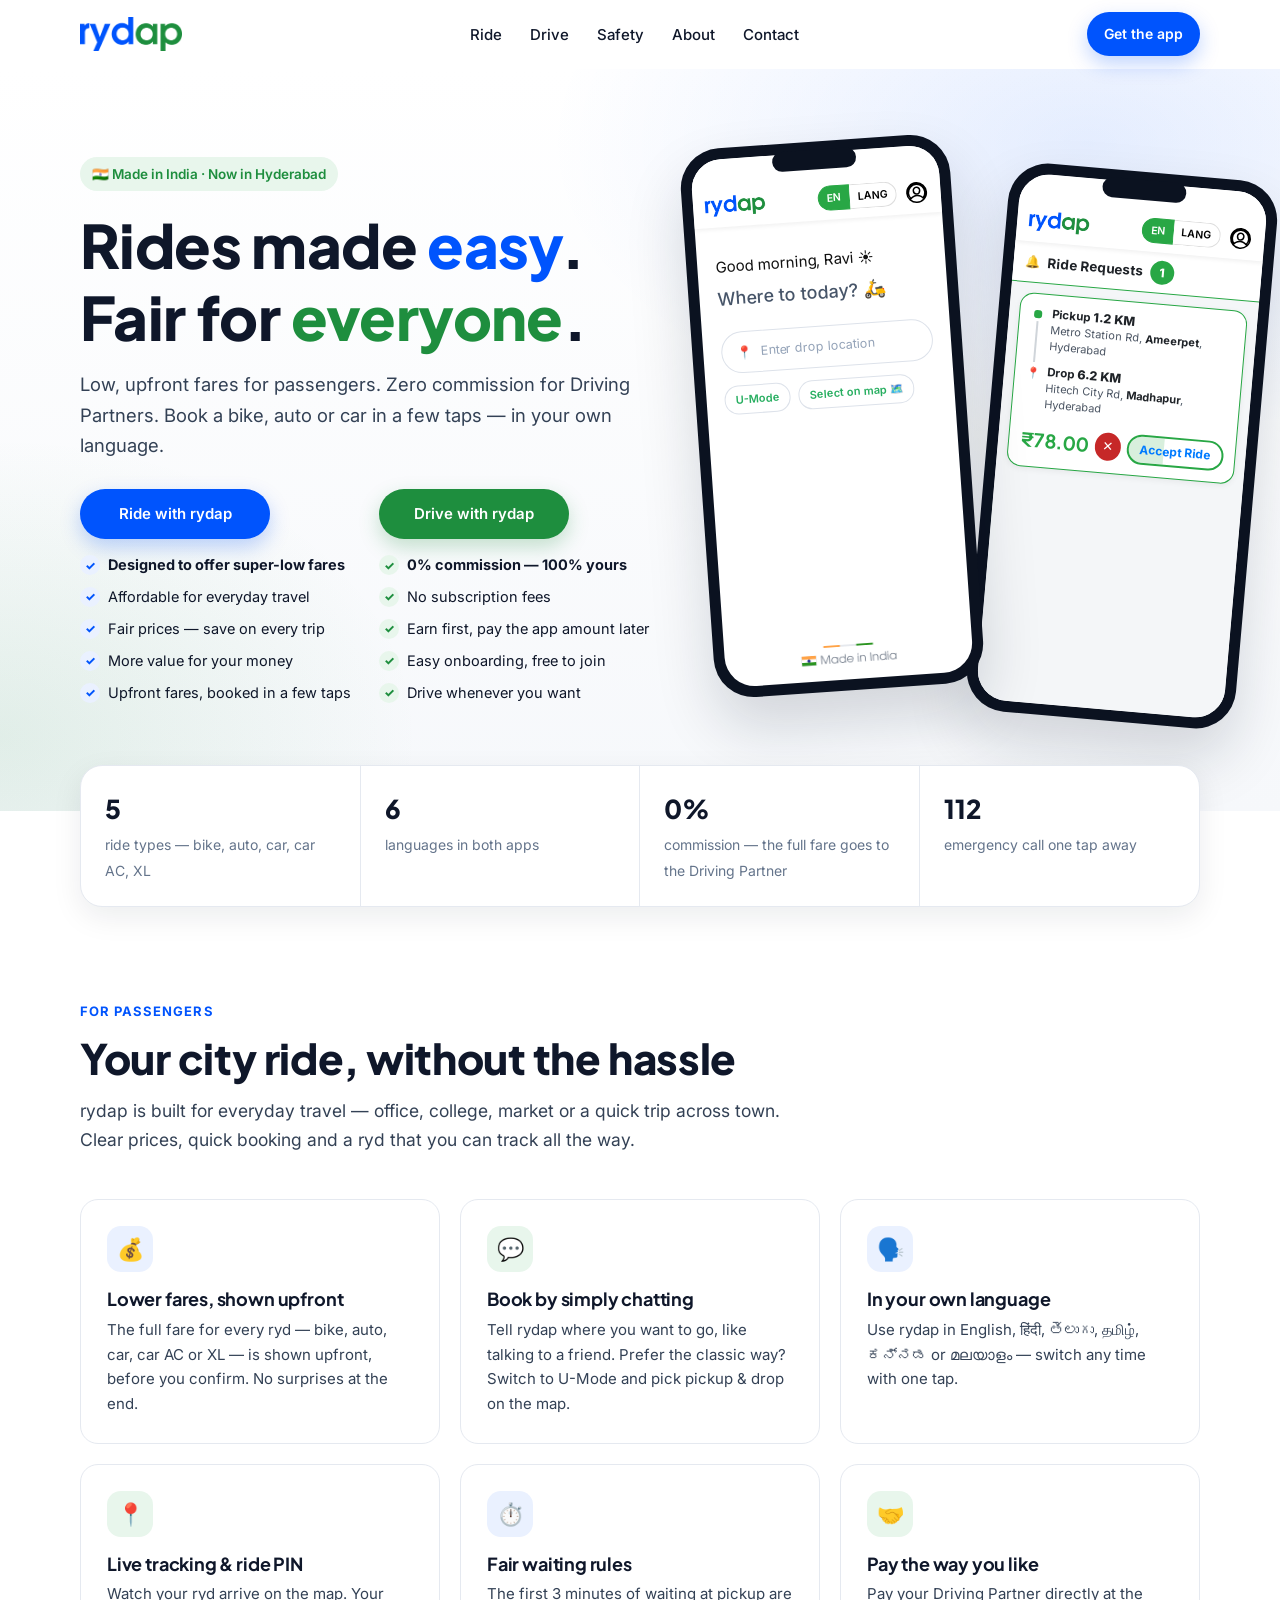
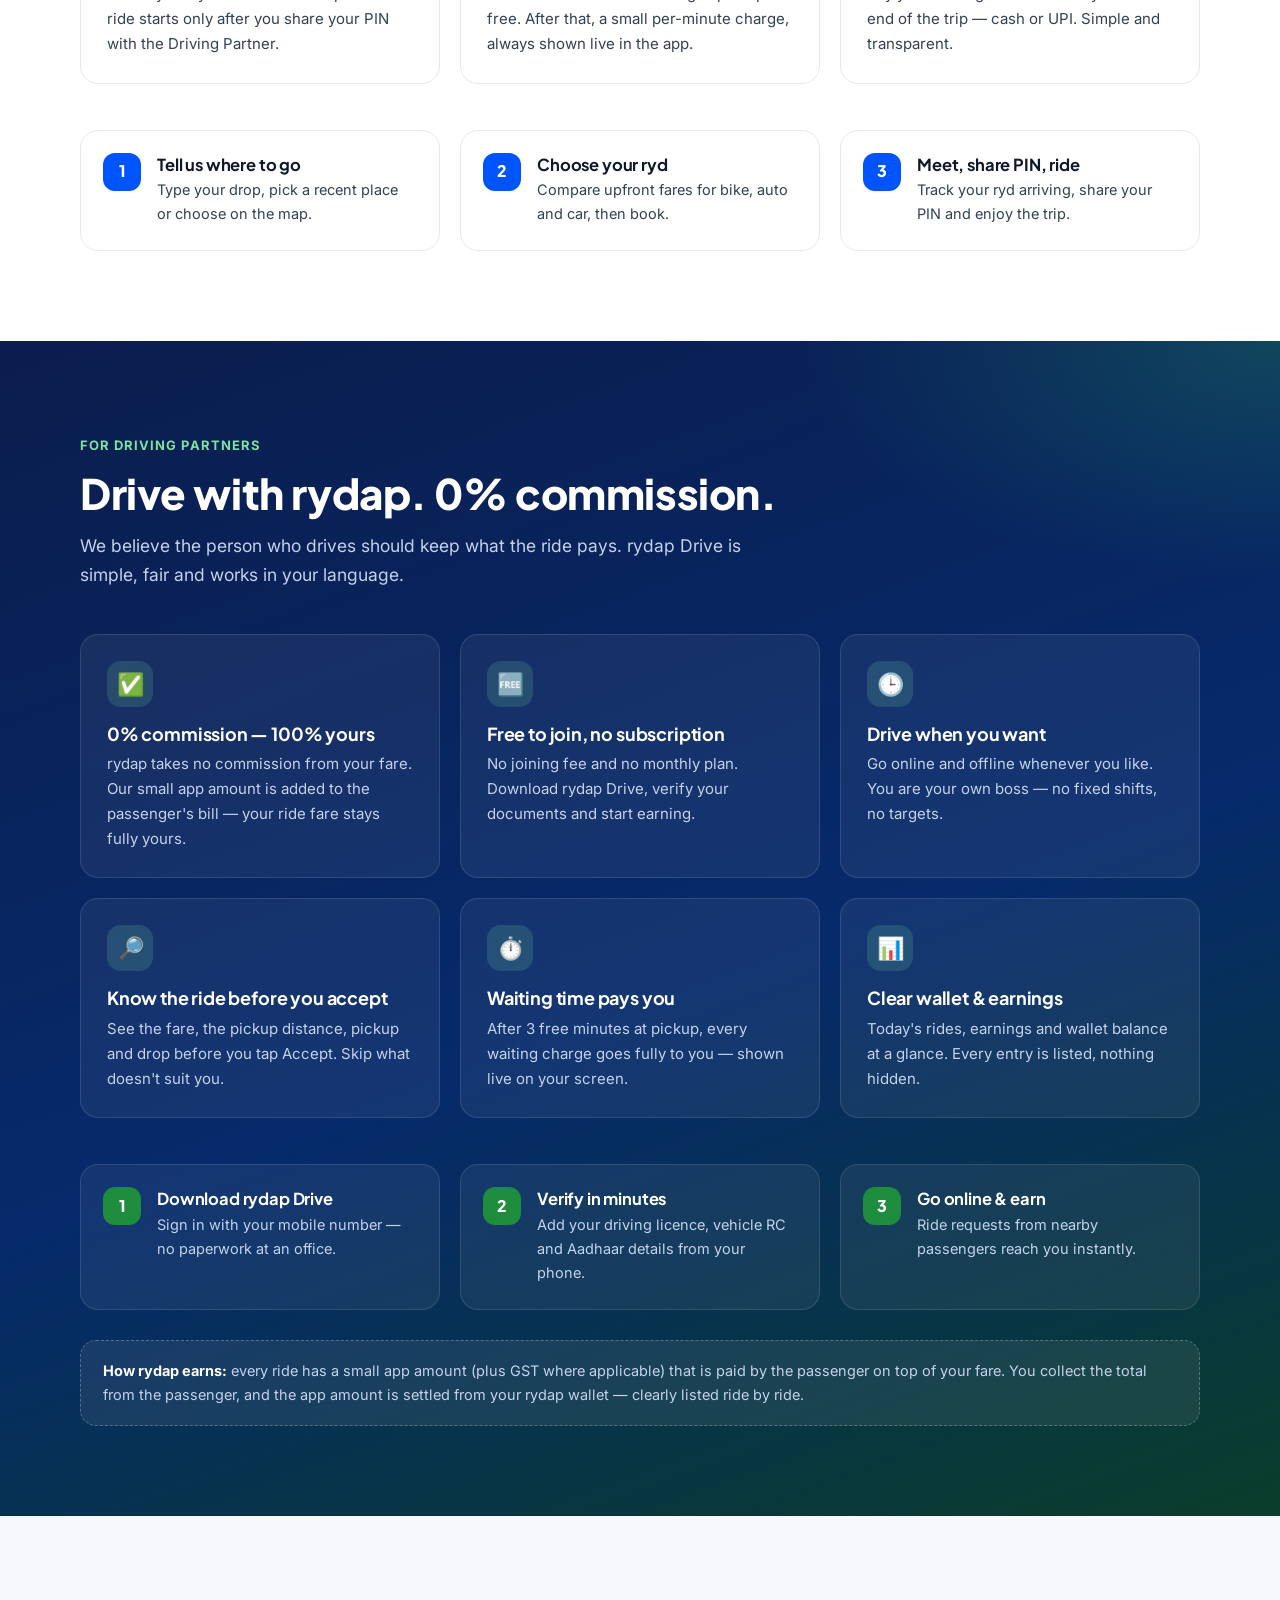
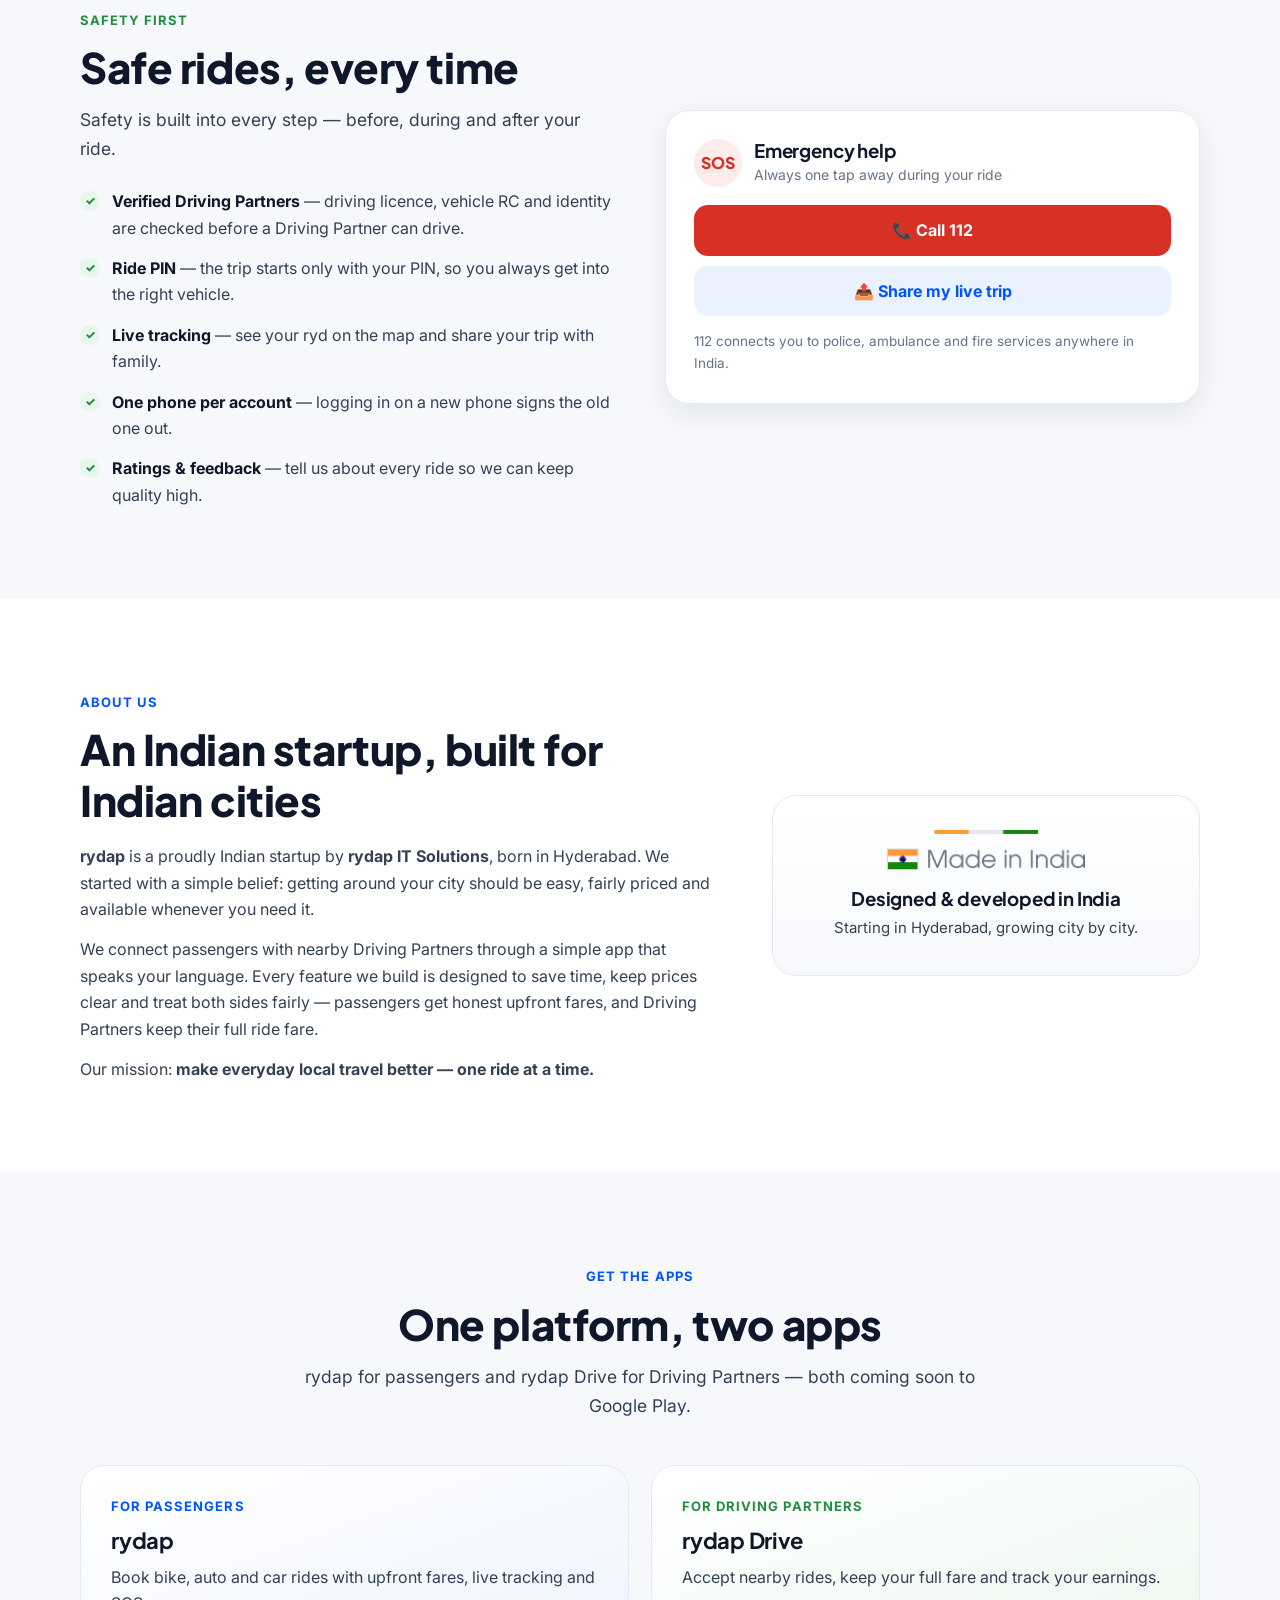
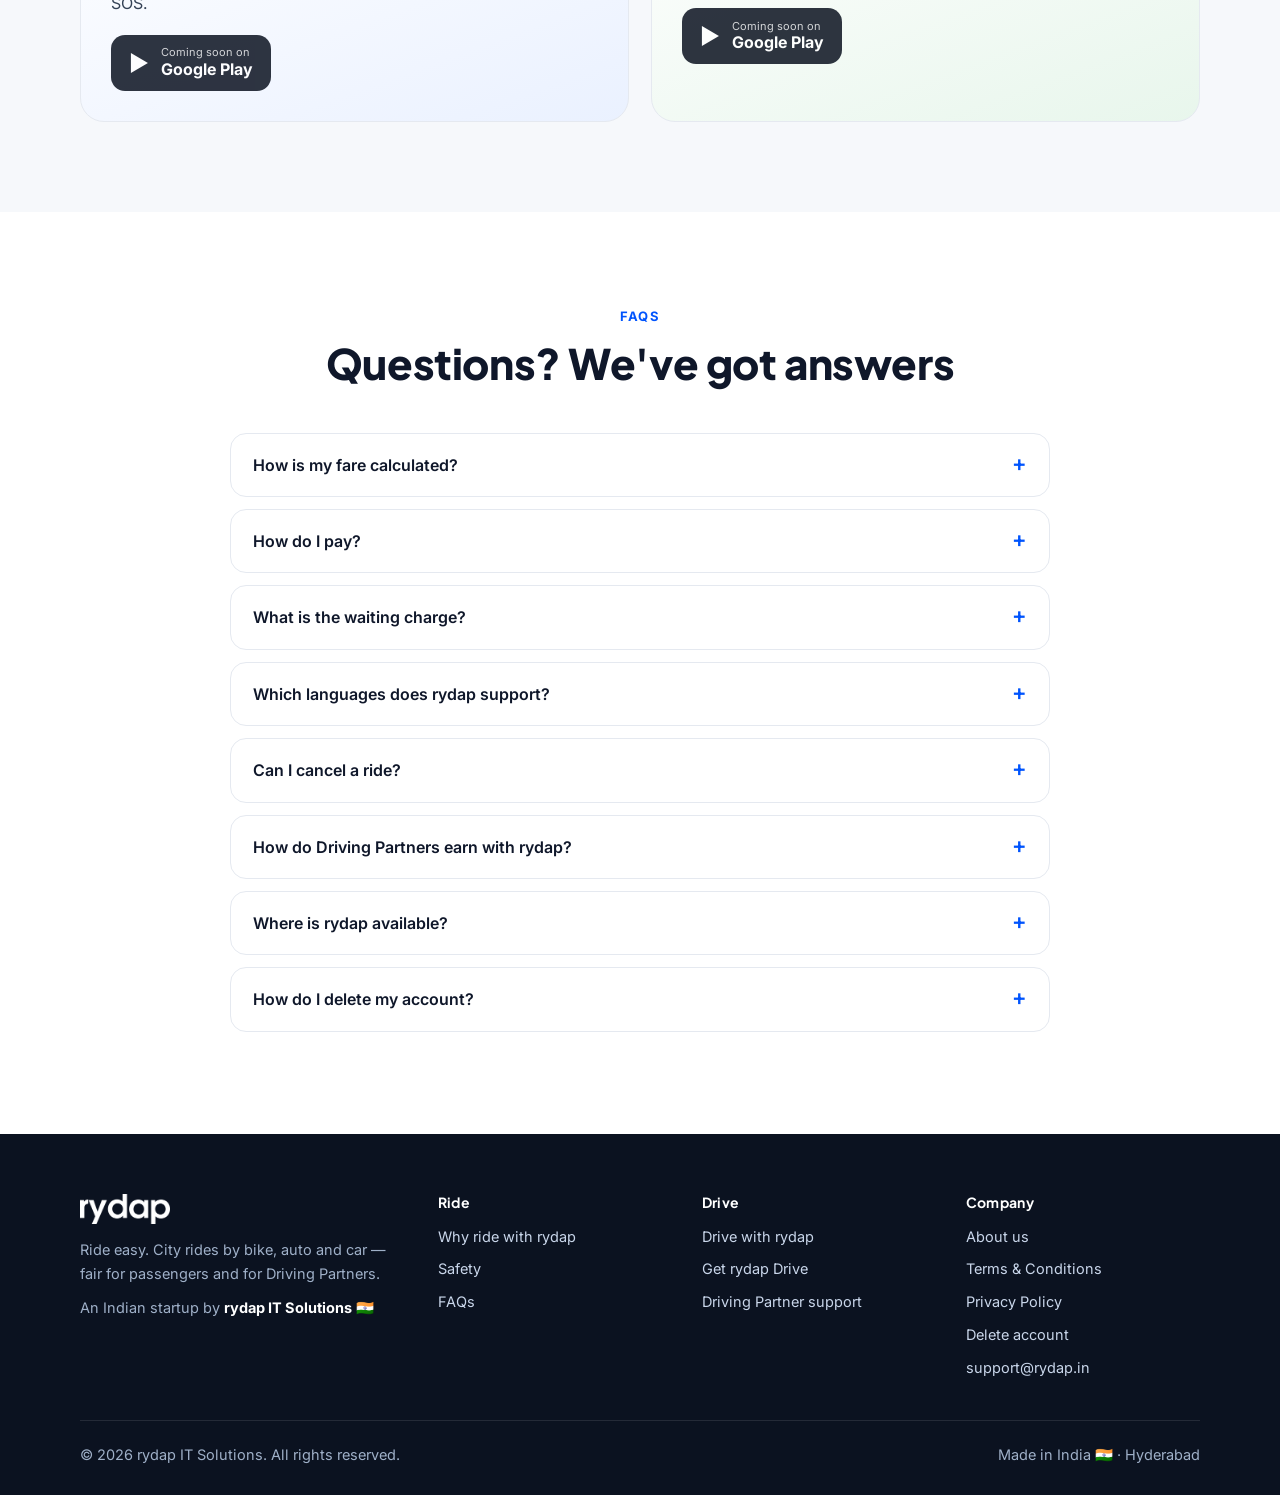
<file: index.html>
<!DOCTYPE html>
<html lang="en">
<head>
<meta charset="UTF-8">
<meta name="viewport" content="width=device-width, initial-scale=1.0">
<meta name="google-site-verification" content="rArw96rzlKCNTs-K7H0bSYheQGUD9l25T1pm52bHr14"/>
<title>rydap — Ride easy. Fair rides for passengers & Driving Partners</title>
<meta name="description" content="rydap is an Indian ride app for bike, auto and car rides. Upfront fares, booking in your language, live tracking — and Driving Partners keep their full ride fare.">
<meta name="theme-color" content="#0054fd">
<link rel="canonical" href="https://rydap.in/">
<link rel="icon" type="image/png" sizes="32x32" href="images/icon-32.png">
<link rel="apple-touch-icon" href="images/icon-180.png">
<meta property="og:type" content="website">
<meta property="og:site_name" content="rydap">
<meta property="og:title" content="rydap — Ride easy. Fair rides for passengers & Driving Partners">
<meta property="og:description" content="rydap is an Indian ride app for bike, auto and car rides. Upfront fares, booking in your language, live tracking — and Driving Partners keep their full ride fare.">
<meta property="og:url" content="https://rydap.in/">
<meta property="og:image" content="https://rydap.in/images/og-image.png">
<meta name="twitter:card" content="summary_large_image">
<link rel="preconnect" href="https://fonts.googleapis.com">
<link rel="preconnect" href="https://fonts.gstatic.com" crossorigin>
<link href="https://fonts.googleapis.com/css2?family=Inter:wght@400;500;600;700&family=Plus+Jakarta+Sans:wght@600;700;800&display=swap" rel="stylesheet">
<link rel="stylesheet" href="css/site.css">
</head>
<body>
<header class="site-header">
  <div class="container nav">
    <a class="brand" href="index.html" aria-label="rydap home"><img src="images/rydap-logo.png" alt="rydap" width="102" height="34"></a>
    <nav aria-label="Main">
      <ul class="nav-links" id="navLinks">
        <li><a href="index.html#ride">Ride</a></li>
        <li><a href="index.html#drive">Drive</a></li>
        <li><a href="index.html#safety">Safety</a></li>
        <li><a href="index.html#about">About</a></li>
        <li><a href="contact.html">Contact</a></li>
      </ul>
    </nav>
    <div class="nav-cta">
      <a class="btn btn-primary btn-sm" href="index.html#download">Get the app</a>
      <button class="menu-btn" aria-label="Open menu" aria-controls="navLinks" aria-expanded="false"><span></span><span></span><span></span></button>
    </div>
  </div>
</header>

<main>
<!-- HERO -->
<section class="hero" id="top">
  <div class="container hero-grid">
    <div>
      <span class="eyebrow">🇮🇳 Made in India · Now in Hyderabad</span>
      <h1>Rides made <span class="b">easy</span>.<br>Fair for <span class="g">everyone</span>.</h1>
      <p class="lead">Low, upfront fares for passengers. Zero commission for Driving Partners. Book a bike, auto or car in a few taps — in your own language.</p>
      <div class="hero-duo">
        <div class="duo">
          <a class="btn btn-primary" href="#ride">Ride with rydap</a>
          <ul class="duo-points">
            <li><span class="tick b">✓</span><b>Designed to offer super-low fares</b></li>
            <li><span class="tick b">✓</span>Affordable for everyday travel</li>
            <li><span class="tick b">✓</span>Fair prices — save on every trip</li>
            <li><span class="tick b">✓</span>More value for your money</li>
            <li><span class="tick b">✓</span>Upfront fares, booked in a few taps</li>
          </ul>
        </div>
        <div class="duo">
          <a class="btn btn-green" href="#drive">Drive with rydap</a>
          <ul class="duo-points">
            <li><span class="tick">✓</span><b>0% commission — 100% yours</b></li>
            <li><span class="tick">✓</span>No subscription fees</li>
            <li><span class="tick">✓</span>Earn first, pay the app amount later</li>
            <li><span class="tick">✓</span>Easy onboarding, free to join</li>
            <li><span class="tick">✓</span>Drive whenever you want</li>
          </ul>
        </div>
      </div>
    </div>
    
<div class="phones-wrap" aria-hidden="true"><div class="phones">
  <!-- passenger app: home screen (same header as the app: logo · EN|LANG · profile) -->
  <div class="phone p1"><div class="notch"></div><div class="screen">
    <div class="app-bar"><img src="images/rydap-logo.png" alt=""><span class="hdr-r"><span class="seg"><span class="on">EN</span><span>LANG</span></span><svg class="prof" viewBox="0 0 512 512" aria-hidden="true"><path fill="none" stroke="#000" stroke-width="32" d="M258.9 48C141.92 46.42 46.42 141.92 48 258.9c1.56 112.19 92.91 203.54 205.1 205.1 117 1.6 212.48-93.9 210.88-210.88C462.44 140.91 371.09 49.56 258.9 48zm126.42 327.25a4 4 0 01-6.14-.32 124.27 124.27 0 00-32.35-29.59C321.37 329 289.11 320 256 320s-65.37 9-90.83 25.34a124.24 124.24 0 00-32.35 29.58 4 4 0 01-6.14.32A175.32 175.32 0 0180 259c-1.63-97.31 78.22-178.76 175.57-179S432 158.81 432 256a175.32 175.32 0 01-46.58 119.25z"/><path fill="none" stroke="#000" stroke-width="32" d="M256 144c-19.72 0-37.55 7.39-50.22 20.82s-19 32-17.57 51.93C191.11 256 221.52 288 256 288s64.83-32 67.79-71.24c1.48-19.74-4.8-38.14-17.68-51.82C293.39 151.44 275.59 144 256 144z"/></svg></span></div>
    <div class="home-body">
      <div class="greet">Good morning, Ravi ☀️</div>
      <div class="ask">Where to today? 🛵</div>
      <div class="search"><i>📍</i> Enter drop location</div>
      <div class="chips"><span class="chip-s">U-Mode</span><span class="chip-s">Select on map 🗺️</span></div>
      <img class="mii" src="images/made-in-india.png" alt="">
    </div>
  </div></div>
  <!-- driver app: ride request alert (same layout as the app) -->
  <div class="phone p2"><div class="notch"></div><div class="screen">
    <div class="app-bar"><img src="images/rydap-logo.png" alt=""><span class="hdr-r"><span class="seg"><span class="on">EN</span><span>LANG</span></span><svg class="prof" viewBox="0 0 512 512" aria-hidden="true"><path fill="none" stroke="#000" stroke-width="32" d="M258.9 48C141.92 46.42 46.42 141.92 48 258.9c1.56 112.19 92.91 203.54 205.1 205.1 117 1.6 212.48-93.9 210.88-210.88C462.44 140.91 371.09 49.56 258.9 48zm126.42 327.25a4 4 0 01-6.14-.32 124.27 124.27 0 00-32.35-29.59C321.37 329 289.11 320 256 320s-65.37 9-90.83 25.34a124.24 124.24 0 00-32.35 29.58 4 4 0 01-6.14.32A175.32 175.32 0 0180 259c-1.63-97.31 78.22-178.76 175.57-179S432 158.81 432 256a175.32 175.32 0 01-46.58 119.25z"/><path fill="none" stroke="#000" stroke-width="32" d="M256 144c-19.72 0-37.55 7.39-50.22 20.82s-19 32-17.57 51.93C191.11 256 221.52 288 256 288s64.83-32 67.79-71.24c1.48-19.74-4.8-38.14-17.68-51.82C293.39 151.44 275.59 144 256 144z"/></svg></span></div>
    <div class="alert-body">
      <div class="alert-head"><span class="bell">🔔</span><b>Ride Requests</b><span class="count">1</span></div>
      <div class="alert-card">
        <div class="stop"><div class="mk"><span class="pdot"></span><span class="conn"></span></div>
          <div class="sb"><div><b>Pickup</b> <span class="km">1.2 KM</span></div><div class="ad">Metro Station Rd, <b>Ameerpet</b>, Hyderabad</div></div></div>
        <div class="stop"><div class="mk"><span class="pin">📍</span></div>
          <div class="sb"><div><b>Drop</b> <span class="km">6.2 KM</span></div><div class="ad">Hitech City Rd, <b>Madhapur</b>, Hyderabad</div></div></div>
        <div class="act"><span class="fare">₹78.00</span><span class="x">✕</span><span class="acc"><span class="fill"></span><span class="txt">Accept Ride</span></span></div>
      </div>
    </div>
  </div></div>
</div></div>

  </div>
</section>

<!-- FACTS -->
<div class="facts">
  <div class="container">
    <div class="facts-grid reveal">
      <div class="fact"><strong>5</strong><span>ride types — bike, auto, car, car AC, XL</span></div>
      <div class="fact"><strong>6</strong><span>languages in both apps</span></div>
      <div class="fact"><strong>0%</strong><span>commission — the full fare goes to the Driving Partner</span></div>
      <div class="fact"><strong>112</strong><span>emergency call one tap away</span></div>
    </div>
  </div>
</div>

<!-- PASSENGERS -->
<section id="ride">
  <div class="container">
    <div class="section-head reveal">
      <span class="kicker">For passengers</span>
      <h2>Your city ride, without the hassle</h2>
      <p>rydap is built for everyday travel — office, college, market or a quick trip across town. Clear prices, quick booking and a ryd that you can track all the way.</p>
    </div>
    <div class="cards"><div class="card reveal"><div class="icon b">💰</div><h3>Lower fares, shown upfront</h3><p>The full fare for every ryd — bike, auto, car, car AC or XL — is shown upfront, before you confirm. No surprises at the end.</p></div><div class="card reveal"><div class="icon g">💬</div><h3>Book by simply chatting</h3><p>Tell rydap where you want to go, like talking to a friend. Prefer the classic way? Switch to U-Mode and pick pickup &amp; drop on the map.</p></div><div class="card reveal"><div class="icon b">🗣️</div><h3>In your own language</h3><p>Use rydap in English, हिंदी, తెలుగు, தமிழ், ಕನ್ನಡ or മലയാളം — switch any time with one tap.</p></div><div class="card reveal"><div class="icon g">📍</div><h3>Live tracking &amp; ride PIN</h3><p>Watch your ryd arrive on the map. Your ride starts only after you share your PIN with the Driving Partner.</p></div><div class="card reveal"><div class="icon b">⏱️</div><h3>Fair waiting rules</h3><p>The first 3 minutes of waiting at pickup are free. After that, a small per-minute charge, always shown live in the app.</p></div><div class="card reveal"><div class="icon g">🤝</div><h3>Pay the way you like</h3><p>Pay your Driving Partner directly at the end of the trip — cash or UPI. Simple and transparent.</p></div></div>
    <div class="steps">
      <div class="step reveal"><h4>Tell us where to go</h4><p>Type your drop, pick a recent place or choose on the map.</p></div>
      <div class="step reveal"><h4>Choose your ryd</h4><p>Compare upfront fares for bike, auto and car, then book.</p></div>
      <div class="step reveal"><h4>Meet, share PIN, ride</h4><p>Track your ryd arriving, share your PIN and enjoy the trip.</p></div>
    </div>
  </div>
</section>

<!-- DRIVING PARTNERS -->
<section id="drive" class="drive">
  <div class="container">
    <div class="section-head reveal">
      <span class="kicker">For Driving Partners</span>
      <h2>Drive with rydap. 0% commission.</h2>
      <p>We believe the person who drives should keep what the ride pays. rydap Drive is simple, fair and works in your language.</p>
    </div>
    <div class="cards"><div class="card reveal"><div class="icon g">✅</div><h3>0% commission — 100% yours</h3><p>rydap takes no commission from your fare. Our small app amount is added to the passenger's bill — your ride fare stays fully yours.</p></div><div class="card reveal"><div class="icon g">🆓</div><h3>Free to join, no subscription</h3><p>No joining fee and no monthly plan. Download rydap Drive, verify your documents and start earning.</p></div><div class="card reveal"><div class="icon g">🕒</div><h3>Drive when you want</h3><p>Go online and offline whenever you like. You are your own boss — no fixed shifts, no targets.</p></div><div class="card reveal"><div class="icon g">🔎</div><h3>Know the ride before you accept</h3><p>See the fare, the pickup distance, pickup and drop before you tap Accept. Skip what doesn't suit you.</p></div><div class="card reveal"><div class="icon g">⏱️</div><h3>Waiting time pays you</h3><p>After 3 free minutes at pickup, every waiting charge goes fully to you — shown live on your screen.</p></div><div class="card reveal"><div class="icon g">📊</div><h3>Clear wallet &amp; earnings</h3><p>Today's rides, earnings and wallet balance at a glance. Every entry is listed, nothing hidden.</p></div></div>
    <div class="steps g">
      <div class="step reveal"><h4>Download rydap Drive</h4><p>Sign in with your mobile number — no paperwork at an office.</p></div>
      <div class="step reveal"><h4>Verify in minutes</h4><p>Add your driving licence, vehicle RC and Aadhaar details from your phone.</p></div>
      <div class="step reveal"><h4>Go online &amp; earn</h4><p>Ride requests from nearby passengers reach you instantly.</p></div>
    </div>
    <p class="earn-note reveal"><b>How rydap earns:</b> every ride has a small app amount (plus GST where applicable) that is paid by the passenger on top of your fare. You collect the total from the passenger, and the app amount is settled from your rydap wallet — clearly listed ride by ride.</p>
  </div>
</section>

<!-- SAFETY -->
<section id="safety" class="soft">
  <div class="container split">
    <div class="reveal">
      <span class="kicker g">Safety first</span>
      <div class="section-head" style="margin-bottom:24px"><h2>Safe rides, every time</h2>
      <p>Safety is built into every step — before, during and after your ride.</p></div>
      <ul class="checklist">
        <li><span class="tick">✓</span><span><b>Verified Driving Partners</b> — driving licence, vehicle RC and identity are checked before a Driving Partner can drive.</span></li>
        <li><span class="tick">✓</span><span><b>Ride PIN</b> — the trip starts only with your PIN, so you always get into the right vehicle.</span></li>
        <li><span class="tick">✓</span><span><b>Live tracking</b> — see your ryd on the map and share your trip with family.</span></li>
        <li><span class="tick">✓</span><span><b>One phone per account</b> — logging in on a new phone signs the old one out.</span></li>
        <li><span class="tick">✓</span><span><b>Ratings &amp; feedback</b> — tell us about every ride so we can keep quality high.</span></li>
      </ul>
    </div>
    <div class="sos-card reveal">
      <div class="sos-h"><span class="sos-badge">SOS</span><div><h3>Emergency help</h3><p style="font-size:14px;color:var(--muted)">Always one tap away during your ride</p></div></div>
      <div class="sos-actions">
        <span style="background:#d93025;color:#fff">📞 Call 112</span>
        <span style="background:#eaf1ff;color:#0054fd">📤 Share my live trip</span>
      </div>
      <p style="font-size:13.5px;color:var(--muted);margin-top:14px">112 connects you to police, ambulance and fire services anywhere in India.</p>
    </div>
  </div>
</section>

<!-- ABOUT -->
<section id="about">
  <div class="container about-grid">
    <div class="reveal">
      <span class="kicker">About us</span>
      <div class="section-head" style="margin-bottom:18px"><h2>An Indian startup, built for Indian cities</h2></div>
      <p><b>rydap</b> is a proudly Indian startup by <b>rydap IT Solutions</b>, born in Hyderabad. We started with a simple belief: getting around your city should be easy, fairly priced and available whenever you need it.</p>
      <p>We connect passengers with nearby Driving Partners through a simple app that speaks your language. Every feature we build is designed to save time, keep prices clear and treat both sides fairly — passengers get honest upfront fares, and Driving Partners keep their full ride fare.</p>
      <p>Our mission: <b>make everyday local travel better — one ride at a time.</b></p>
    </div>
    <div class="india-card reveal">
      <img src="images/made-in-india.png" alt="Made in India" width="200" height="40">
      <h3>Designed &amp; developed in India</h3>
      <p style="font-size:15px;margin-top:6px">Starting in Hyderabad, growing city by city.</p>
    </div>
  </div>
</section>

<!-- DOWNLOAD -->
<section id="download" class="soft">
  <div class="container">
    <div class="section-head center reveal">
      <span class="kicker">Get the apps</span>
      <h2>One platform, two apps</h2>
      <p>rydap for passengers and rydap Drive for Driving Partners — both coming soon to Google Play.</p>
    </div>
    <div class="apps">
      <div class="app-card pass reveal">
        <span class="kicker">For passengers</span>
        <h3>rydap</h3>
        <p>Book bike, auto and car rides with upfront fares, live tracking and SOS.</p>
        <a class="store-btn" href="#download" aria-disabled="true"><span style="font-size:22px">▶</span><span><small>Coming soon on</small><b>Google Play</b></span></a>
      </div>
      <div class="app-card drv reveal">
        <span class="kicker g">For Driving Partners</span>
        <h3>rydap Drive</h3>
        <p>Accept nearby rides, keep your full fare and track your earnings.</p>
        <a class="store-btn" href="#download" aria-disabled="true"><span style="font-size:22px">▶</span><span><small>Coming soon on</small><b>Google Play</b></span></a>
      </div>
    </div>
  </div>
</section>

<!-- FAQ -->
<section id="faq">
  <div class="container">
    <div class="section-head center reveal"><span class="kicker">FAQs</span><h2>Questions? We've got answers</h2></div>
    <div class="faq">
      <details class="reveal"><summary>How is my fare calculated?</summary><p>The fare depends on the distance of your trip and the type of ryd you choose. It is shown upfront before you book and includes the ride fare, rydap's small app amount and taxes where applicable. A waiting charge is added only if the ryd waits more than 3 minutes at pickup.</p></details>
      <details class="reveal"><summary>How do I pay?</summary><p>Pay your Driving Partner directly at the end of the trip, in cash or by UPI. The amount to pay is shown in the app.</p></details>
      <details class="reveal"><summary>What is the waiting charge?</summary><p>After your ryd reaches the pickup point, the first 3 minutes are free. After that a small per-minute charge applies (it depends on the vehicle type) and is shown live in both apps. All of it goes to the Driving Partner.</p></details>
      <details class="reveal"><summary>Which languages does rydap support?</summary><p>English, Hindi, Telugu, Tamil, Kannada and Malayalam — in both the passenger and the Driving Partner app.</p></details>
      <details class="reveal"><summary>Can I cancel a ride?</summary><p>Yes, you can cancel before your trip starts. Please cancel only when needed — your Driving Partner may already be on the way.</p></details>
      <details class="reveal"><summary>How do Driving Partners earn with rydap?</summary><p>Driving Partners keep their full ride fare and all waiting charges. rydap's app amount is paid by the passenger on top of the fare and is settled from the Driving Partner's rydap wallet. There is no joining fee and no subscription.</p></details>
      <details class="reveal"><summary>Where is rydap available?</summary><p>rydap is starting in Hyderabad for rides within the city. We will be expanding to more cities soon.</p></details>
      <details class="reveal"><summary>How do I delete my account?</summary><p>Open the app → Profile → Delete Account. You can also write to support@rydap.in. <a href="delete-account.html">More about account deletion</a>.</p></details>
    </div>
  </div>
</section>
</main>
<footer class="site-footer">
  <div class="container">
    <div class="footer-grid">
      <div>
        <img class="footer-logo" src="images/rydap-logo-white.png" alt="rydap" width="90" height="30">
        <p>Ride easy. City rides by bike, auto and car — fair for passengers and for Driving Partners.</p>
        <p style="margin-top:10px">An Indian startup by <b style="color:#fff">rydap IT Solutions</b> 🇮🇳</p>
      </div>
      <div>
        <h4>Ride</h4>
        <ul>
          <li><a href="index.html#ride">Why ride with rydap</a></li>
          <li><a href="index.html#safety">Safety</a></li>
          <li><a href="index.html#faq">FAQs</a></li>
        </ul>
      </div>
      <div>
        <h4>Drive</h4>
        <ul>
          <li><a href="index.html#drive">Drive with rydap</a></li>
          <li><a href="index.html#download">Get rydap Drive</a></li>
          <li><a href="contact.html">Driving Partner support</a></li>
        </ul>
      </div>
      <div>
        <h4>Company</h4>
        <ul>
          <li><a href="index.html#about">About us</a></li>
          <li><a href="terms.html">Terms &amp; Conditions</a></li>
          <li><a href="privacy.html">Privacy Policy</a></li>
          <li><a href="delete-account.html">Delete account</a></li>
          <li><a href="mailto:support@rydap.in">support@rydap.in</a></li>
        </ul>
      </div>
    </div>
    <div class="footer-bottom">
      <span>&copy; <span data-year>2026</span> rydap IT Solutions. All rights reserved.</span>
      <span>Made in India 🇮🇳 · Hyderabad</span>
    </div>
  </div>
</footer>
<script src="js/site.js"></script>
</body>
</html>
</file>
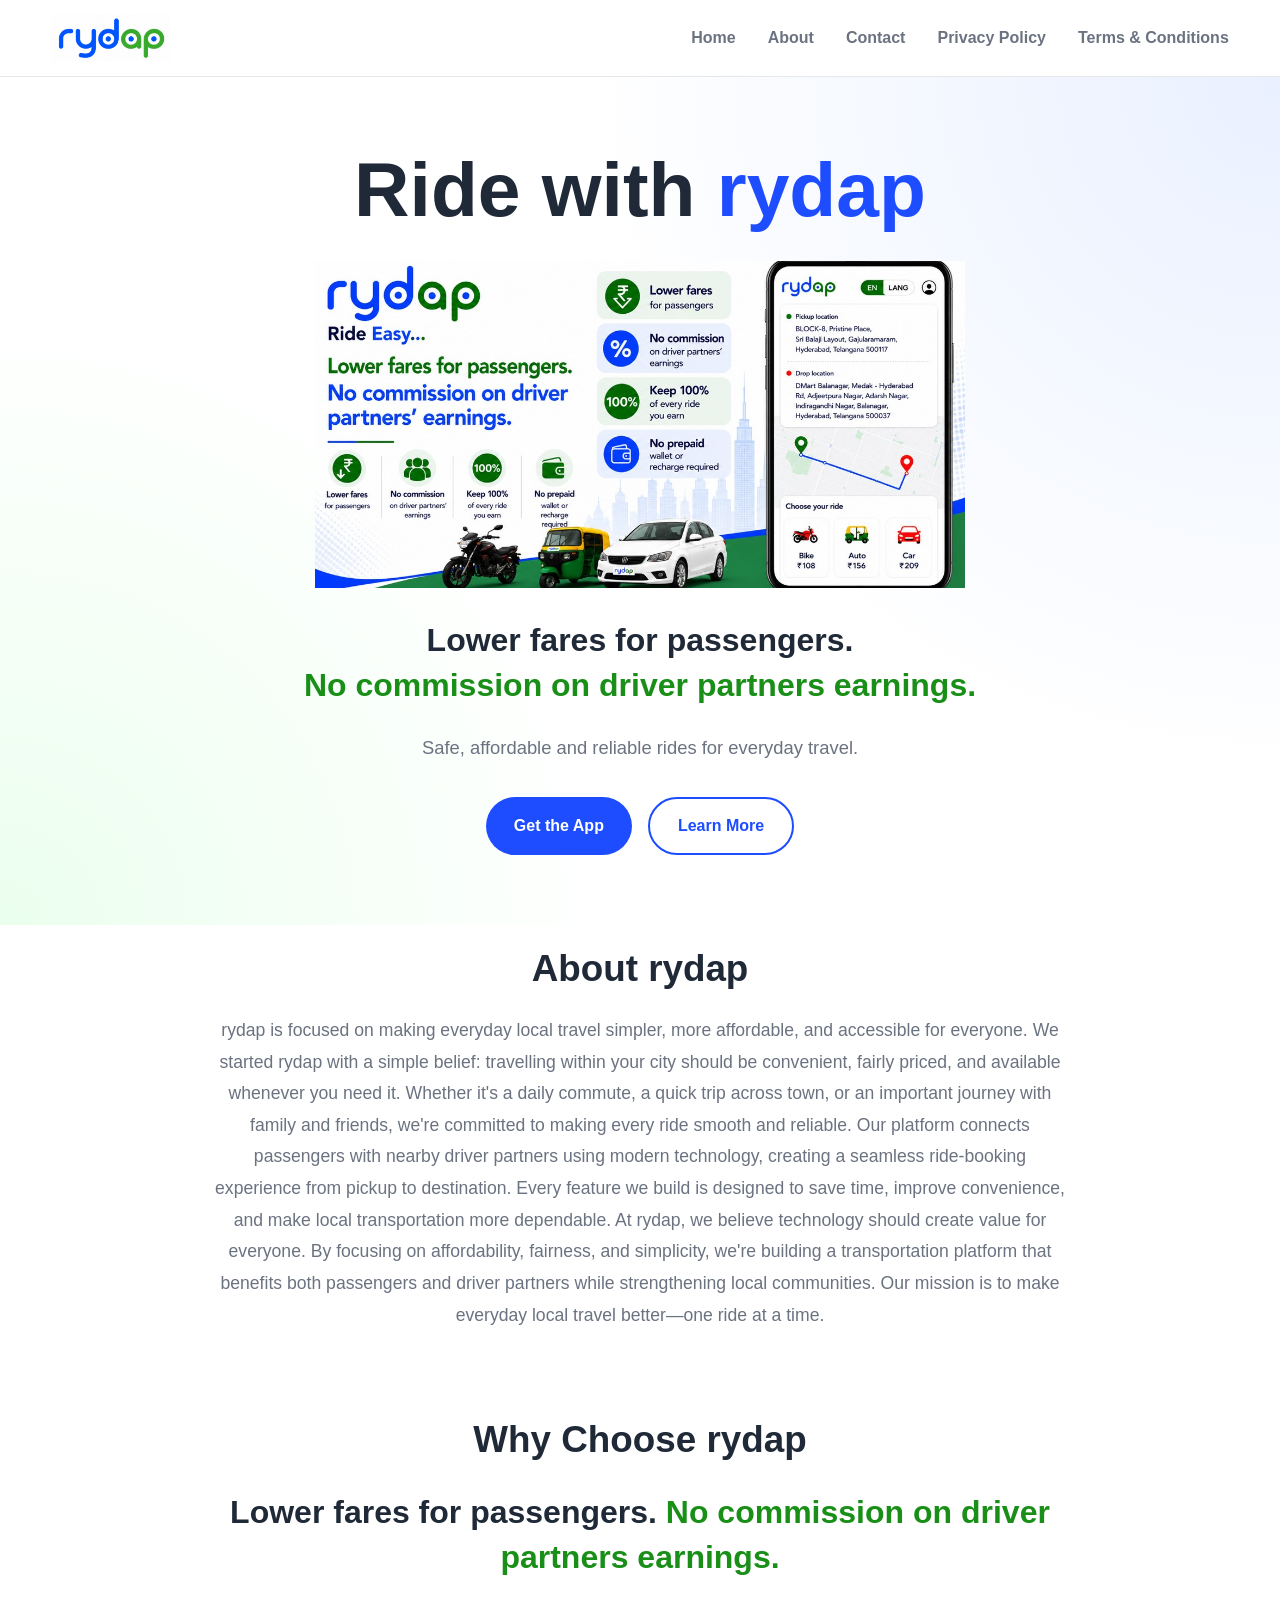
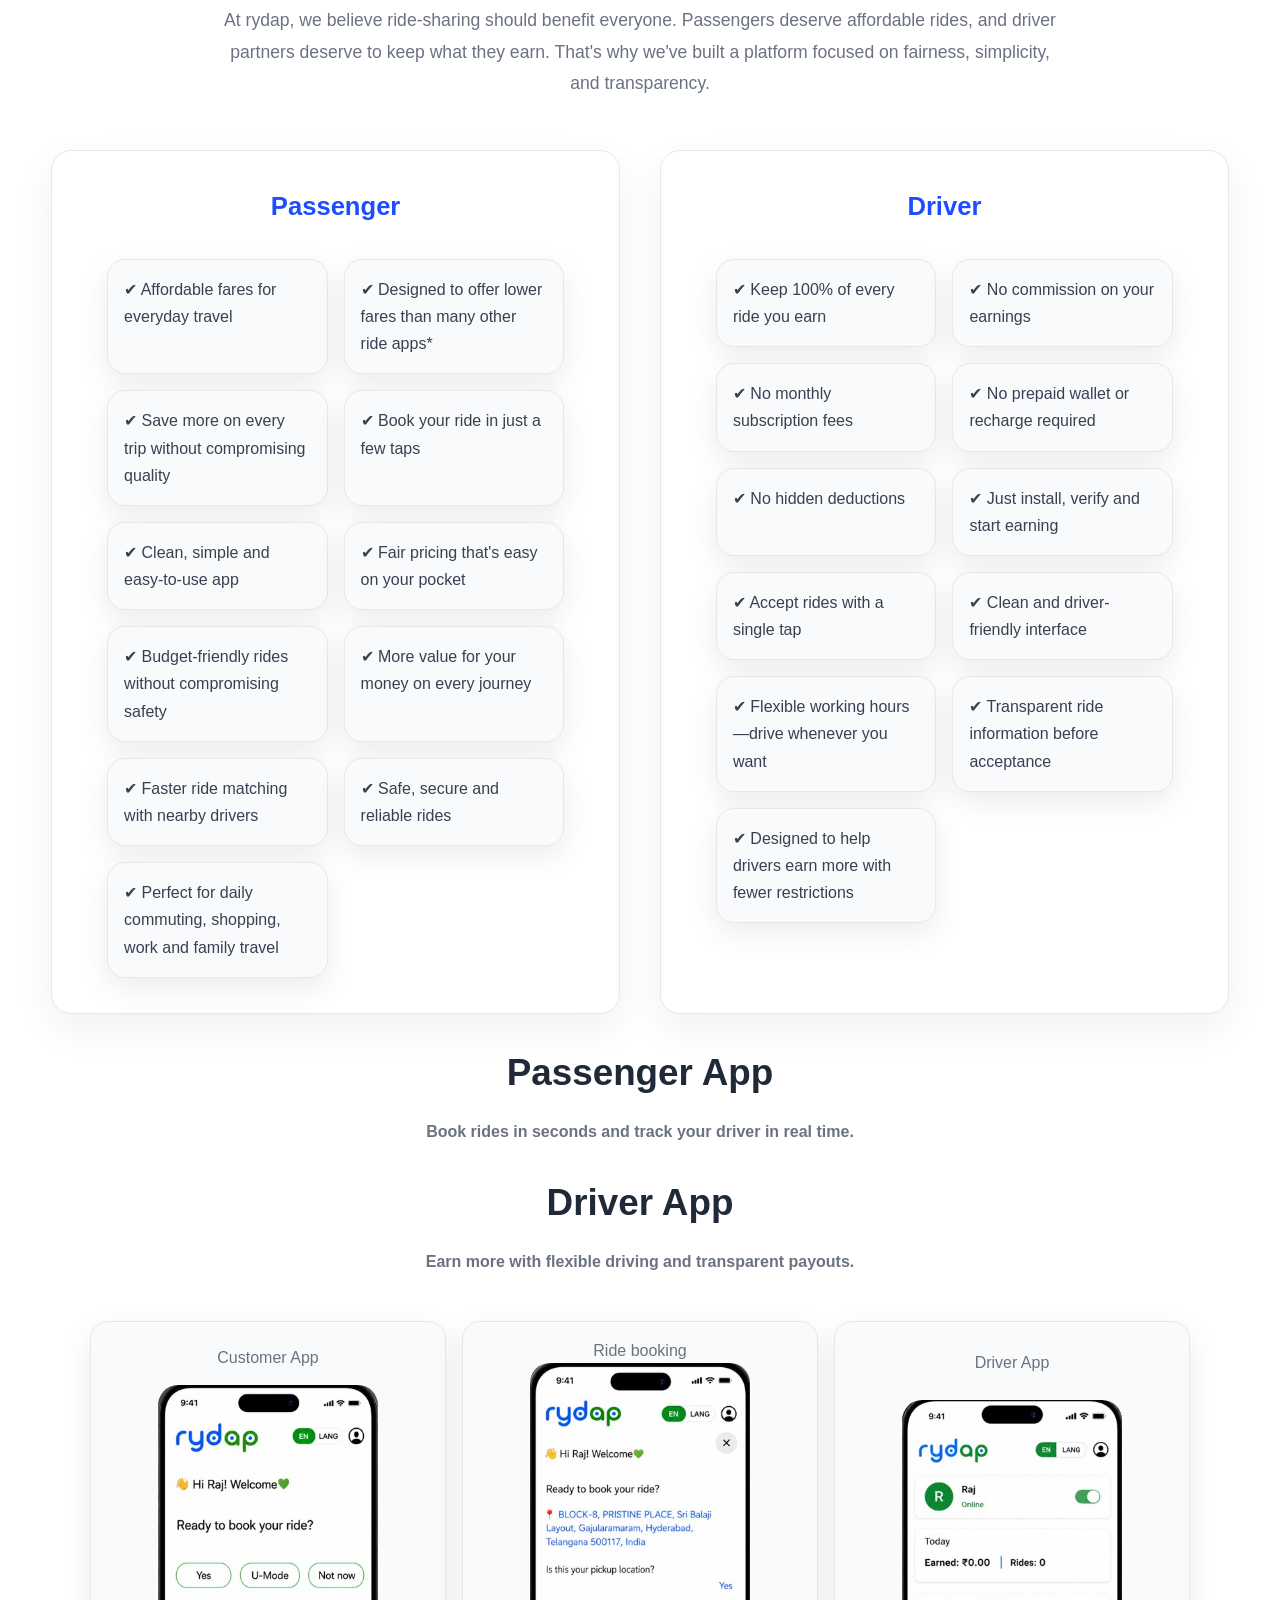
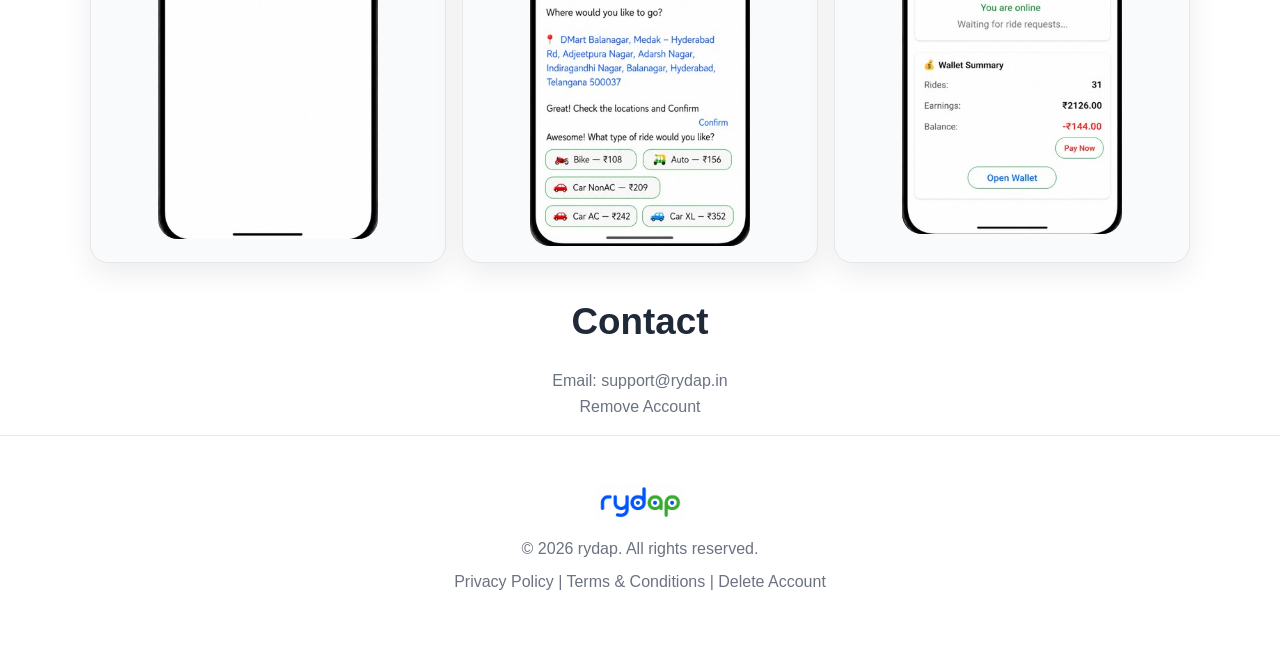
<file: _unused/old_site_2026-10-03/index.html>
<!DOCTYPE html>
<html lang="en">

<head>
    <meta name="google-site-verification" content="rArw96rzlKCNTs-K7H0bSYheQGUD9l25T1pm52bHr14"/>
    <meta charset="UTF-8">
    <meta name="viewport" content="width=device-width, initial-scale=1.0">
    <title>rydap | Ride Easy</title>
    <meta name="description" content="Official website of rydap. Affordable, reliable rides for everyone.">
    <meta name="theme-color" content="#1E4DFF">
    <link rel="stylesheet" href="css/style.css">
    <link rel="stylesheet" href="css/responsive.css">
</head>

<body>
    <header>
        <nav class="navbar">
            <a class="logo" href="/">
                <img src="images/bandi-logo.png" alt="rydap logo" height="48">
            </a>
            <ul class="nav-links">
                <li><a href="#home">Home</a></li>
                <li><a href="#about">About</a></li>
                <li><a href="contact.html">Contact</a></li>
                <li><a href="privacy.html">Privacy Policy</a></li>
                <li><a href="terms.html">Terms &amp; Conditions</a></li>
            </ul>
        </nav>
    </header>

    <main>
        <!-- <section id="home" class="hero">
            <div class="hero-content">
                <h1>Ride with <span>rydap</span> </h1>
                <h3 class="why-tagline">
                    Lower fares for passengers. <span>No commission on driver partners earnings.</span>
                </h3>
                <p>Safe, affordable and reliable rides.</p>
                <div class="hero-buttons">
                    <a href="#" class="btn primary">Get the App</a>
                    <a href="#about" class="btn secondary">Learn More</a>
                </div>
            </div>
        </section> -->
        <section id="home" class="hero">

    <div class="hero-content">

        <h1>Ride with <span>rydap</span></h1>

        <div class="hero-banner">
            <img src="images/grpScreenshot.jpg" alt="rydap App">
        </div>

        <h3 class="why-tagline">
            Lower fares for passengers.<br>
            <span>No commission on driver partners earnings.</span>
        </h3>

        <p>
            Safe, affordable and reliable rides for everyday travel.
        </p>

        <div class="hero-buttons">
            <a href="#" class="btn primary">Get the App</a>
            <a href="#about" class="btn secondary">Learn More</a>
        </div>

    </div>

</section>

        <section id="about">
            <h2>About rydap</h2>
            <p class="section-intro">
                rydap is focused on making everyday local travel simpler, more affordable, and accessible for everyone.

We started rydap with a simple belief: travelling within your city should be convenient, fairly priced, and available whenever you need it. Whether it's a daily commute, a quick trip across town, or an important journey with family and friends, we're committed to making every ride smooth and reliable.

Our platform connects passengers with nearby driver partners using modern technology, creating a seamless ride-booking experience from pickup to destination. Every feature we build is designed to save time, improve convenience, and make local transportation more dependable.

At rydap, we believe technology should create value for everyone. By focusing on affordability, fairness, and simplicity, we're building a transportation platform that benefits both passengers and driver partners while strengthening local communities.

Our mission is to make everyday local travel better—one ride at a time.
            </p>
        </section>

        <section id="why">

            <div class="container">

                <h2>Why Choose rydap</h2>
                <h3 class="why-tagline">
                    Lower fares for passengers. <span>No commission on driver partners earnings.</span>
                </h3>

                <p class="section-intro">
                    At rydap, we believe ride-sharing should benefit everyone. Passengers deserve affordable rides, and
                    driver partners deserve to keep what they earn. That's why we've built a platform focused on
                    fairness, simplicity, and transparency.
                </p>


                <div class="why-grid">

                    <!-- Passenger -->

                    <div class="why-card">

                        <h3>Passenger</h3>

                        <ul>
                            <li>✔ Affordable fares for everyday travel</li>
                            <li>✔ Designed to offer lower fares than many other ride apps*</li>
                            <li>✔ Save more on every trip without compromising quality</li>
                            <li>✔ Book your ride in just a few taps</li>
                            <li>✔ Clean, simple and easy-to-use app</li>
                            <li>✔ Fair pricing that's easy on your pocket</li>
                            <li>✔ Budget-friendly rides without compromising safety</li>
                            <li>✔ More value for your money on every journey</li>
                            <li>✔ Faster ride matching with nearby drivers</li>
                            <li>✔ Safe, secure and reliable rides</li>
                            <li>✔ Perfect for daily commuting, shopping, work and family travel</li>

                        </ul>

                    </div>

                    <!-- Driver -->

                    <div class="why-card">

                        <h3><span>Driver</span></h3>

                        <ul>

                            <li>✔ Keep 100% of every ride you earn</li>

                            <li>✔ No commission on your earnings</li>

                            <li>✔ No monthly subscription fees</li>

                            <li>✔ No prepaid wallet or recharge required</li>
                            <li>✔ No hidden deductions</li>

                            <li>✔ Just install, verify and start earning</li>

                            <li>✔ Accept rides with a single tap</li>

                            <li>✔ Clean and driver-friendly interface</li>

                            <li>✔ Flexible working hours—drive whenever you want</li>

                            <li>✔ Transparent ride information before acceptance</li>

                            <li>✔ Designed to help drivers earn more with fewer restrictions</li>

                        </ul>

                    </div>

                </div>

            </div>

        </section>

        <section id="passenger">
            <h2>Passenger App</h2>
            <h3>Book rides in seconds and track your driver in real time.</h3>
        </section>

        <section id="driver">
            <h2>Driver App</h2>
            <h3>Earn more with flexible driving and transparent payouts.</h3>
        </section>

        <section id="screenshots">

            <div class="screens-grid">

                <div class="shot">
                    <p>Customer App</p>
                    <img src="images/Screenshot 1.jpg" alt="rydap Passenger App Screenshot">

                </div>

                <div class="shot">
                    <p>Ride booking</p>
                    <img src="images/Screenshot 2.jpg" alt="rydap passenger App Screenshot">

                </div>

                <div class="shot">
                    <p>Driver App</p>
                    <img src="images/Screenshot 3.jpg" alt="Driver Screenshot">

                </div>

            </div>

        </section>

        <section id="contact">
            <h2>Contact</h2>
            <p>Email: support@rydap.in</p>
            <p> <a href="delete-account.html">Remove Account</a> </p>
        </section>
    </main>

    <footer>
        <img src="images/bandi-logo.png" alt="rydap logo" height="36">
        <p>&copy; 2026 rydap. All rights reserved.</p>
        <p>
            <a href="privacy.html">Privacy Policy</a> |
            <a href="terms.html">Terms &amp; Conditions</a> |
            <a href="delete-account.html">Delete Account</a>
        </p>
    </footer>

    <script src="js/app.js"></script>
</body>

</html>
</file>
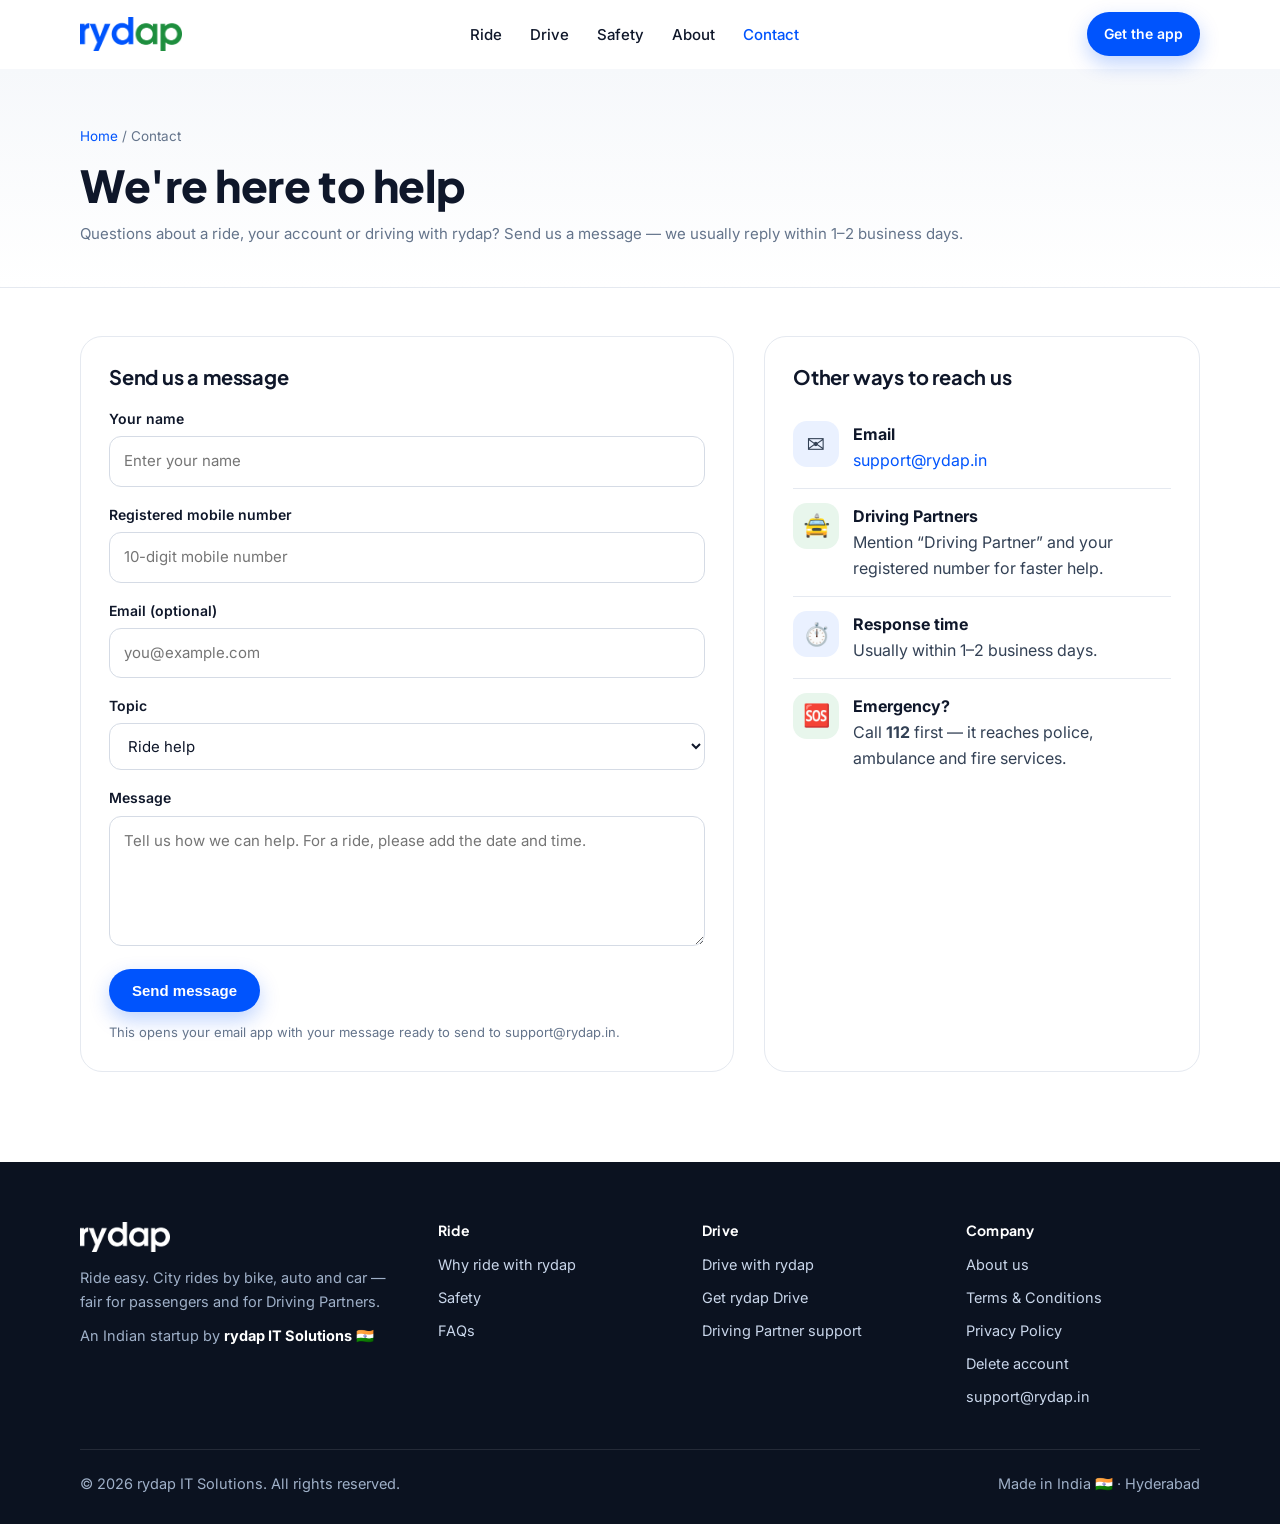
<file: contact.html>
<!DOCTYPE html>
<html lang="en">
<head>
<meta charset="UTF-8">
<meta name="viewport" content="width=device-width, initial-scale=1.0">
<title>Contact us | rydap</title>
<meta name="description" content="Contact rydap for ride support, Driving Partner help, account questions and business enquiries.">
<meta name="theme-color" content="#0054fd">
<link rel="canonical" href="https://rydap.in/contact">
<link rel="icon" type="image/png" sizes="32x32" href="images/icon-32.png">
<link rel="apple-touch-icon" href="images/icon-180.png">
<meta property="og:type" content="website">
<meta property="og:site_name" content="rydap">
<meta property="og:title" content="Contact us | rydap">
<meta property="og:description" content="Contact rydap for ride support, Driving Partner help, account questions and business enquiries.">
<meta property="og:url" content="https://rydap.in/contact">
<meta property="og:image" content="https://rydap.in/images/og-image.png">
<meta name="twitter:card" content="summary_large_image">
<link rel="preconnect" href="https://fonts.googleapis.com">
<link rel="preconnect" href="https://fonts.gstatic.com" crossorigin>
<link href="https://fonts.googleapis.com/css2?family=Inter:wght@400;500;600;700&family=Plus+Jakarta+Sans:wght@600;700;800&display=swap" rel="stylesheet">
<link rel="stylesheet" href="css/site.css">
</head>
<body>
<header class="site-header">
  <div class="container nav">
    <a class="brand" href="index.html" aria-label="rydap home"><img src="images/rydap-logo.png" alt="rydap" width="102" height="34"></a>
    <nav aria-label="Main">
      <ul class="nav-links" id="navLinks">
        <li><a href="index.html#ride">Ride</a></li>
        <li><a href="index.html#drive">Drive</a></li>
        <li><a href="index.html#safety">Safety</a></li>
        <li><a href="index.html#about">About</a></li>
        <li><a href="contact.html" class="active">Contact</a></li>
      </ul>
    </nav>
    <div class="nav-cta">
      <a class="btn btn-primary btn-sm" href="index.html#download">Get the app</a>
      <button class="menu-btn" aria-label="Open menu" aria-controls="navLinks" aria-expanded="false"><span></span><span></span><span></span></button>
    </div>
  </div>
</header>

<main>
  <div class="doc-hero">
    <div class="container">
      <div class="crumbs"><a href="index.html">Home</a> / Contact</div>
      <h1>We're here to help</h1>
      <p>Questions about a ride, your account or driving with rydap? Send us a message — we usually reply within 1–2 business days.</p>
    </div>
  </div>
  <div class="container contact-grid">
    <form class="form-card" onsubmit="return sendSupportEmail(event)">
      <h2>Send us a message</h2>
      <div class="field"><label for="supportName">Your name</label><input id="supportName" type="text" placeholder="Enter your name" autocomplete="name" required></div>
      <div class="field"><label for="supportPhone">Registered mobile number</label><input id="supportPhone" type="tel" inputmode="numeric" maxlength="10" placeholder="10-digit mobile number" autocomplete="tel-national"></div>
      <div class="field"><label for="supportEmail">Email (optional)</label><input id="supportEmail" type="email" placeholder="you@example.com" autocomplete="email"></div>
      <div class="field"><label for="supportTopic">Topic</label>
        <select id="supportTopic">
          <option>Ride help</option>
          <option>Payment or fare question</option>
          <option>Driving Partner support</option>
          <option>Account or login</option>
          <option>Safety concern</option>
          <option>Business or partnership</option>
          <option>Other</option>
        </select>
      </div>
      <div class="field"><label for="supportMessage">Message</label><textarea id="supportMessage" placeholder="Tell us how we can help. For a ride, please add the date and time." required></textarea></div>
      <button class="btn btn-primary" type="submit">Send message</button>
      <p class="form-note">This opens your email app with your message ready to send to support@rydap.in.</p>
    </form>
    <aside class="info-card">
      <h2>Other ways to reach us</h2>
      <div class="info-item"><div class="icon b">✉️</div><div><b style="color:var(--ink)">Email</b><br><a href="mailto:support@rydap.in">support@rydap.in</a></div></div>
      <div class="info-item"><div class="icon g">🚖</div><div><b style="color:var(--ink)">Driving Partners</b><br>Mention “Driving Partner” and your registered number for faster help.</div></div>
      <div class="info-item"><div class="icon b">⏱️</div><div><b style="color:var(--ink)">Response time</b><br>Usually within 1–2 business days.</div></div>
      <div class="info-item"><div class="icon g">🆘</div><div><b style="color:var(--ink)">Emergency?</b><br>Call <b>112</b> first — it reaches police, ambulance and fire services.</div></div>
    </aside>
  </div>
</main>
<footer class="site-footer">
  <div class="container">
    <div class="footer-grid">
      <div>
        <img class="footer-logo" src="images/rydap-logo-white.png" alt="rydap" width="90" height="30">
        <p>Ride easy. City rides by bike, auto and car — fair for passengers and for Driving Partners.</p>
        <p style="margin-top:10px">An Indian startup by <b style="color:#fff">rydap IT Solutions</b> 🇮🇳</p>
      </div>
      <div>
        <h4>Ride</h4>
        <ul>
          <li><a href="index.html#ride">Why ride with rydap</a></li>
          <li><a href="index.html#safety">Safety</a></li>
          <li><a href="index.html#faq">FAQs</a></li>
        </ul>
      </div>
      <div>
        <h4>Drive</h4>
        <ul>
          <li><a href="index.html#drive">Drive with rydap</a></li>
          <li><a href="index.html#download">Get rydap Drive</a></li>
          <li><a href="contact.html">Driving Partner support</a></li>
        </ul>
      </div>
      <div>
        <h4>Company</h4>
        <ul>
          <li><a href="index.html#about">About us</a></li>
          <li><a href="terms.html">Terms &amp; Conditions</a></li>
          <li><a href="privacy.html">Privacy Policy</a></li>
          <li><a href="delete-account.html">Delete account</a></li>
          <li><a href="mailto:support@rydap.in">support@rydap.in</a></li>
        </ul>
      </div>
    </div>
    <div class="footer-bottom">
      <span>&copy; <span data-year>2026</span> rydap IT Solutions. All rights reserved.</span>
      <span>Made in India 🇮🇳 · Hyderabad</span>
    </div>
  </div>
</footer>
<script src="js/site.js"></script>
</body>
</html>
</file>
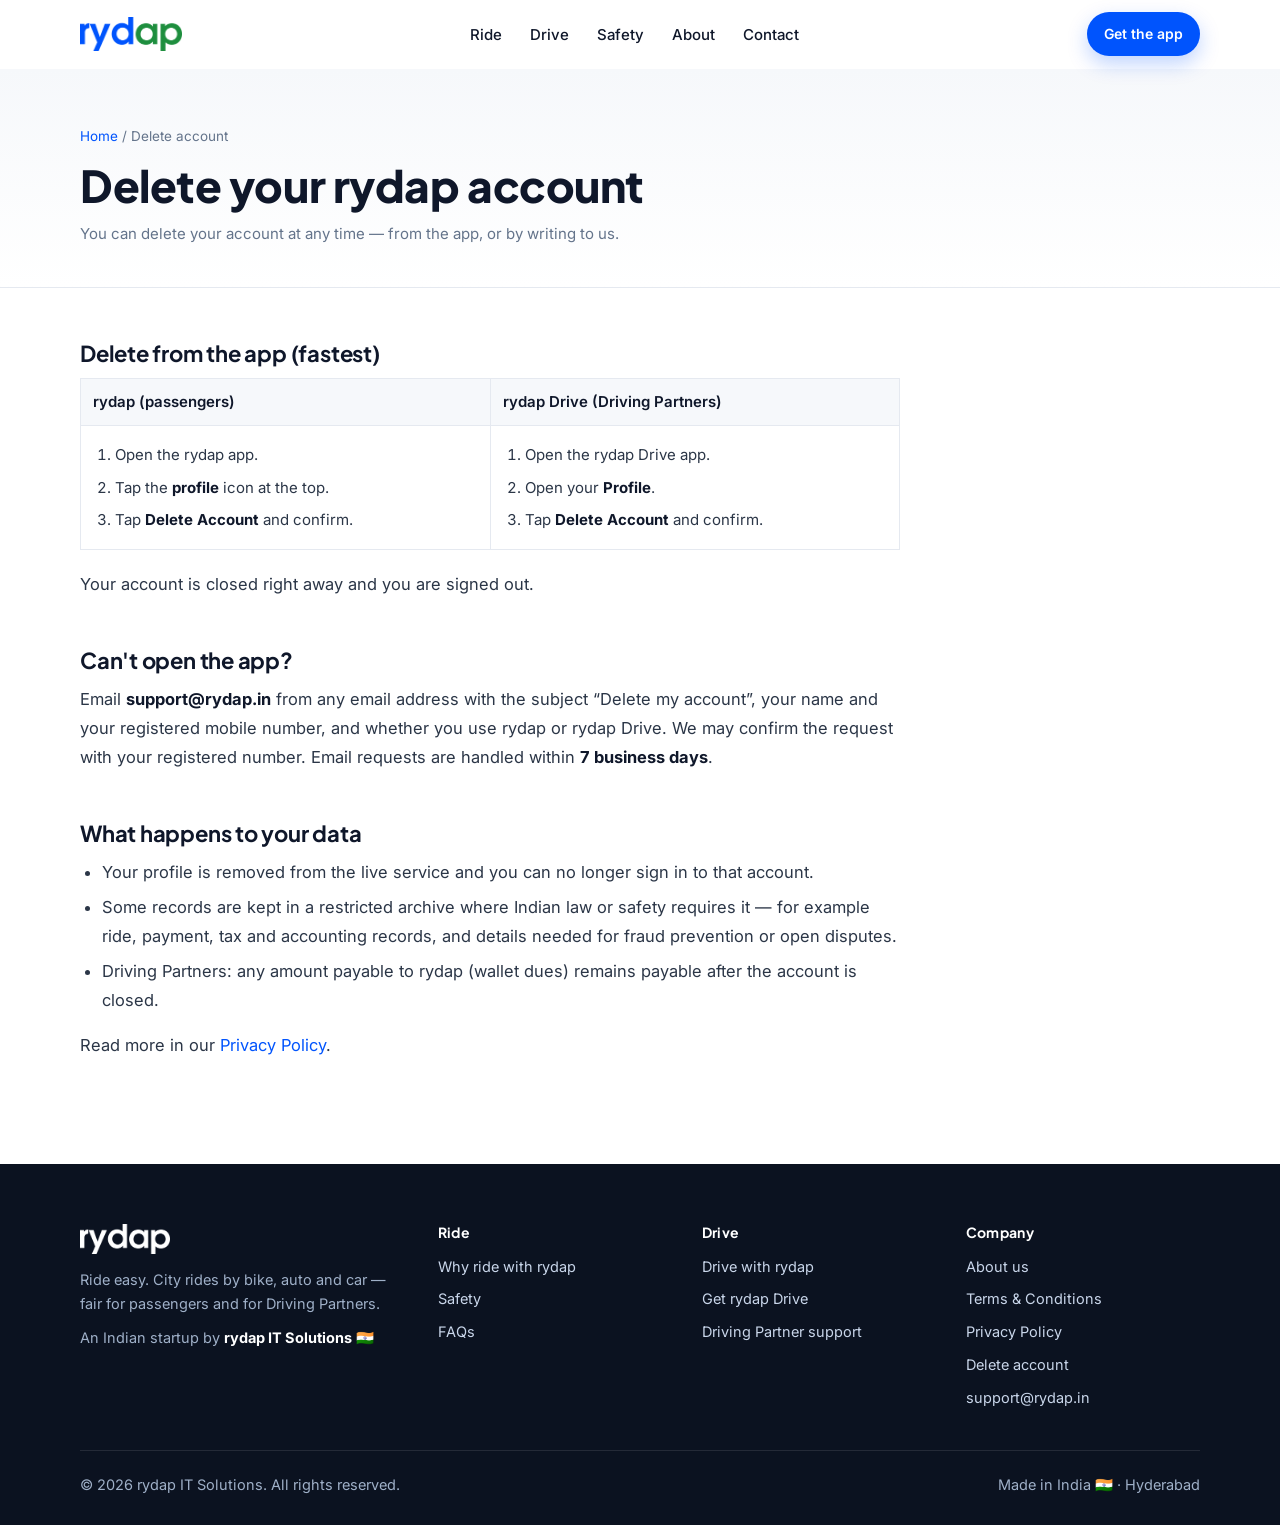
<file: delete-account.html>
<!DOCTYPE html>
<html lang="en">
<head>
<meta charset="UTF-8">
<meta name="viewport" content="width=device-width, initial-scale=1.0">
<title>Delete your account | rydap</title>
<meta name="description" content="How to delete your rydap or rydap Drive account and what happens to your data.">
<meta name="theme-color" content="#0054fd">
<link rel="canonical" href="https://rydap.in/delete-account">
<link rel="icon" type="image/png" sizes="32x32" href="images/icon-32.png">
<link rel="apple-touch-icon" href="images/icon-180.png">
<meta property="og:type" content="website">
<meta property="og:site_name" content="rydap">
<meta property="og:title" content="Delete your account | rydap">
<meta property="og:description" content="How to delete your rydap or rydap Drive account and what happens to your data.">
<meta property="og:url" content="https://rydap.in/delete-account">
<meta property="og:image" content="https://rydap.in/images/og-image.png">
<meta name="twitter:card" content="summary_large_image">
<link rel="preconnect" href="https://fonts.googleapis.com">
<link rel="preconnect" href="https://fonts.gstatic.com" crossorigin>
<link href="https://fonts.googleapis.com/css2?family=Inter:wght@400;500;600;700&family=Plus+Jakarta+Sans:wght@600;700;800&display=swap" rel="stylesheet">
<link rel="stylesheet" href="css/site.css">
</head>
<body>
<header class="site-header">
  <div class="container nav">
    <a class="brand" href="index.html" aria-label="rydap home"><img src="images/rydap-logo.png" alt="rydap" width="102" height="34"></a>
    <nav aria-label="Main">
      <ul class="nav-links" id="navLinks">
        <li><a href="index.html#ride">Ride</a></li>
        <li><a href="index.html#drive">Drive</a></li>
        <li><a href="index.html#safety">Safety</a></li>
        <li><a href="index.html#about">About</a></li>
        <li><a href="contact.html">Contact</a></li>
      </ul>
    </nav>
    <div class="nav-cta">
      <a class="btn btn-primary btn-sm" href="index.html#download">Get the app</a>
      <button class="menu-btn" aria-label="Open menu" aria-controls="navLinks" aria-expanded="false"><span></span><span></span><span></span></button>
    </div>
  </div>
</header>

<main>
  <div class="doc-hero">
    <div class="container">
      <div class="crumbs"><a href="index.html">Home</a> / Delete account</div>
      <h1>Delete your rydap account</h1>
      <p>You can delete your account at any time — from the app, or by writing to us.</p>
    </div>
  </div>
  <div class="container doc-layout" style="grid-template-columns:1fr">
    <article class="doc" style="max-width:820px">
      <h2 id="app">Delete from the app (fastest)</h2>
      <table>
        <tr><th>rydap (passengers)</th><th>rydap Drive (Driving Partners)</th></tr>
        <tr>
          <td><ol style="margin-bottom:0"><li>Open the rydap app.</li><li>Tap the <strong>profile</strong> icon at the top.</li><li>Tap <strong>Delete Account</strong> and confirm.</li></ol></td>
          <td><ol style="margin-bottom:0"><li>Open the rydap Drive app.</li><li>Open your <strong>Profile</strong>.</li><li>Tap <strong>Delete Account</strong> and confirm.</li></ol></td>
        </tr>
      </table>
      <p>Your account is closed right away and you are signed out.</p>
      <h2 id="email">Can't open the app?</h2>
      <p>Email <a href="mailto:support@rydap.in?subject=Delete%20my%20rydap%20account"><strong>support@rydap.in</strong></a> from any email address with the subject “Delete my account”, your name and your registered mobile number, and whether you use rydap or rydap Drive. We may confirm the request with your registered number. Email requests are handled within <strong>7 business days</strong>.</p>
      <h2 id="what">What happens to your data</h2>
      <ul>
        <li>Your profile is removed from the live service and you can no longer sign in to that account.</li>
        <li>Some records are kept in a restricted archive where Indian law or safety requires it — for example ride, payment, tax and accounting records, and details needed for fraud prevention or open disputes.</li>
        <li>Driving Partners: any amount payable to rydap (wallet dues) remains payable after the account is closed.</li>
      </ul>
      <p>Read more in our <a href="privacy.html">Privacy Policy</a>.</p>
    </article>
  </div>
</main>
<footer class="site-footer">
  <div class="container">
    <div class="footer-grid">
      <div>
        <img class="footer-logo" src="images/rydap-logo-white.png" alt="rydap" width="90" height="30">
        <p>Ride easy. City rides by bike, auto and car — fair for passengers and for Driving Partners.</p>
        <p style="margin-top:10px">An Indian startup by <b style="color:#fff">rydap IT Solutions</b> 🇮🇳</p>
      </div>
      <div>
        <h4>Ride</h4>
        <ul>
          <li><a href="index.html#ride">Why ride with rydap</a></li>
          <li><a href="index.html#safety">Safety</a></li>
          <li><a href="index.html#faq">FAQs</a></li>
        </ul>
      </div>
      <div>
        <h4>Drive</h4>
        <ul>
          <li><a href="index.html#drive">Drive with rydap</a></li>
          <li><a href="index.html#download">Get rydap Drive</a></li>
          <li><a href="contact.html">Driving Partner support</a></li>
        </ul>
      </div>
      <div>
        <h4>Company</h4>
        <ul>
          <li><a href="index.html#about">About us</a></li>
          <li><a href="terms.html">Terms &amp; Conditions</a></li>
          <li><a href="privacy.html">Privacy Policy</a></li>
          <li><a href="delete-account.html">Delete account</a></li>
          <li><a href="mailto:support@rydap.in">support@rydap.in</a></li>
        </ul>
      </div>
    </div>
    <div class="footer-bottom">
      <span>&copy; <span data-year>2026</span> rydap IT Solutions. All rights reserved.</span>
      <span>Made in India 🇮🇳 · Hyderabad</span>
    </div>
  </div>
</footer>
<script src="js/site.js"></script>
</body>
</html>
</file>
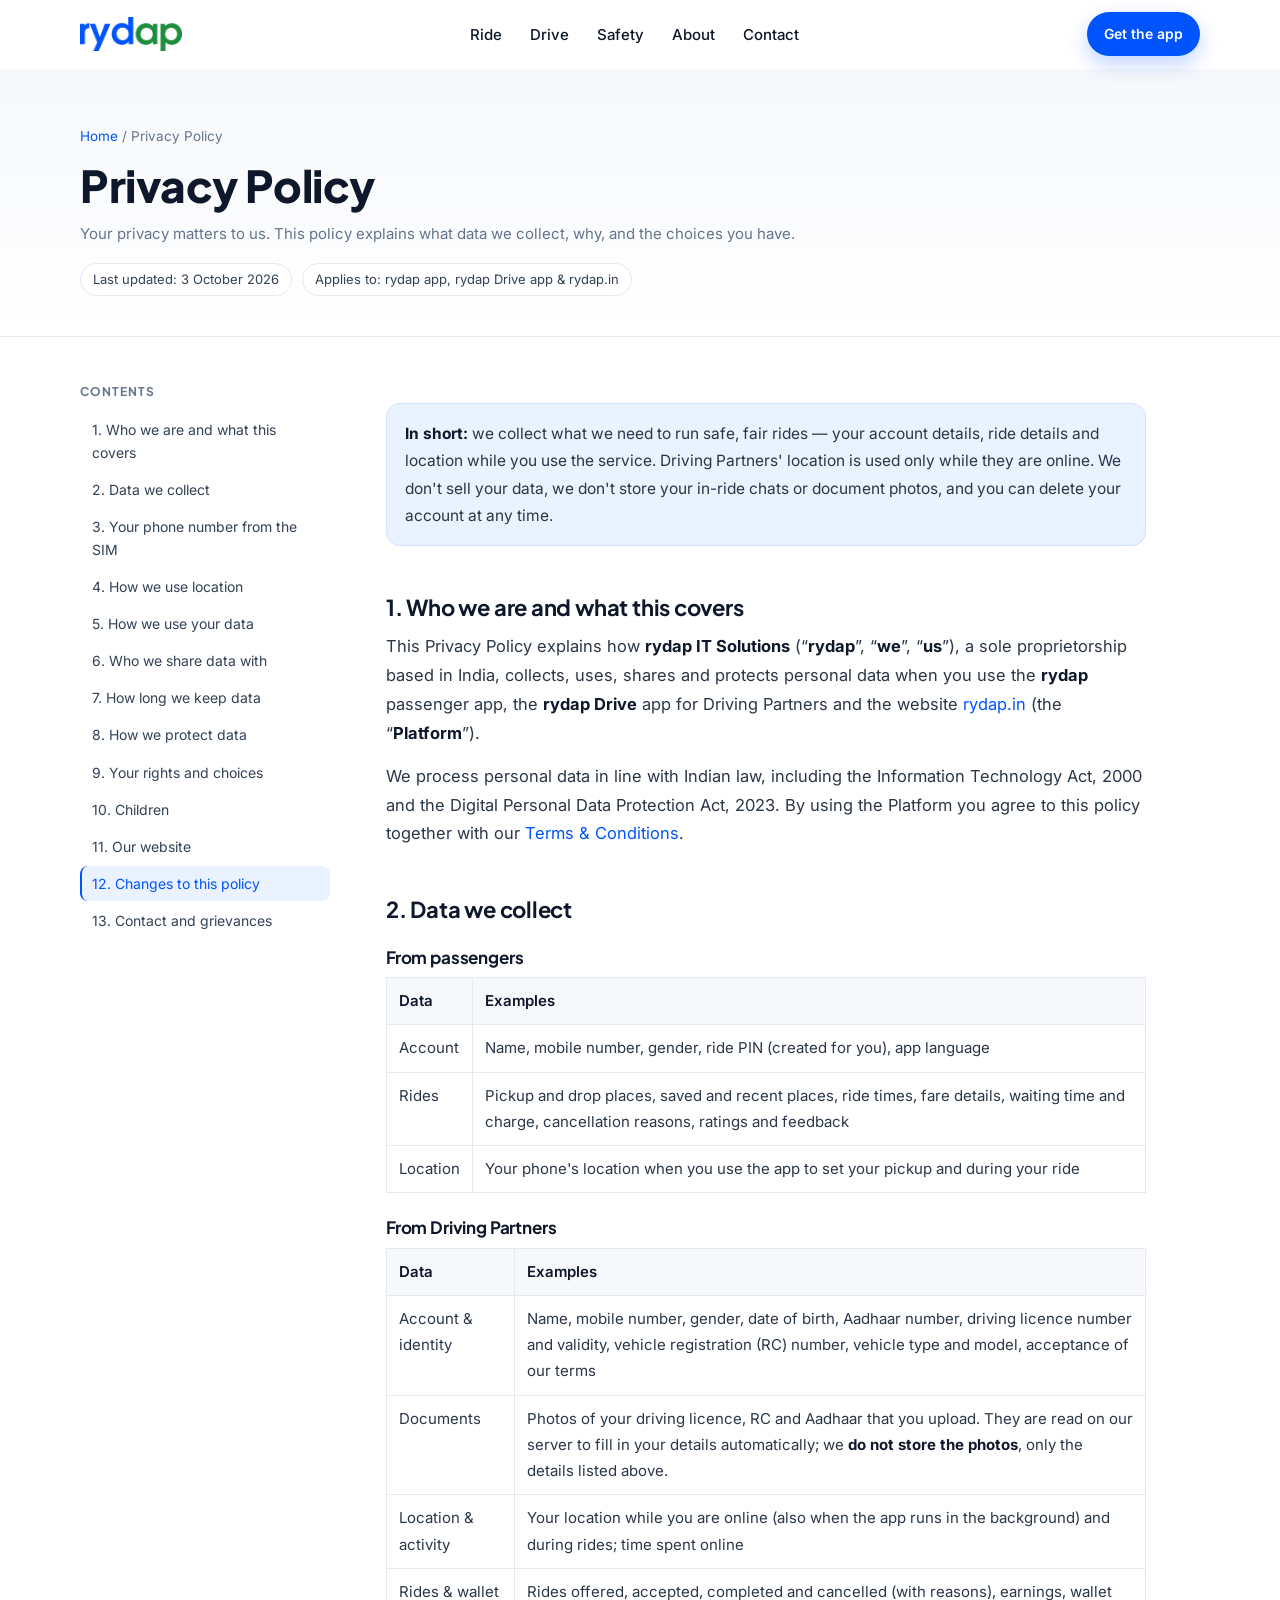
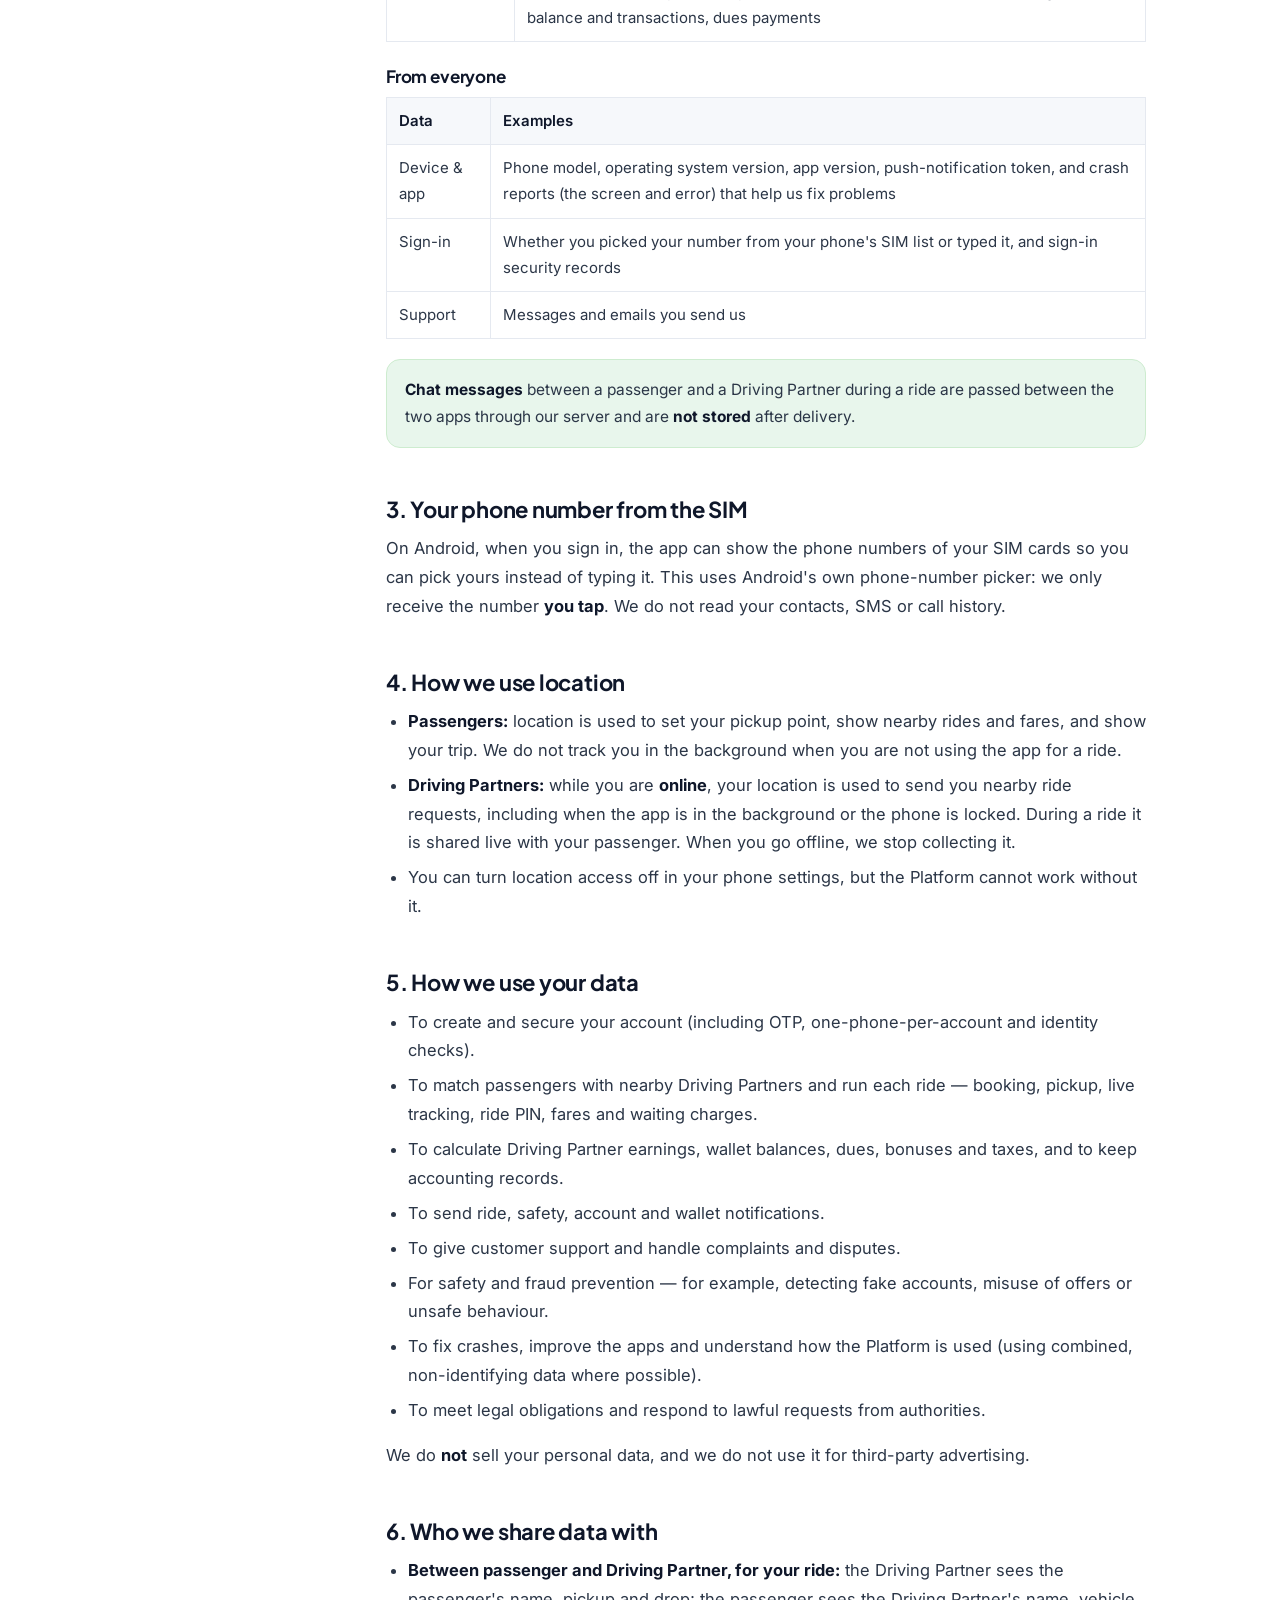
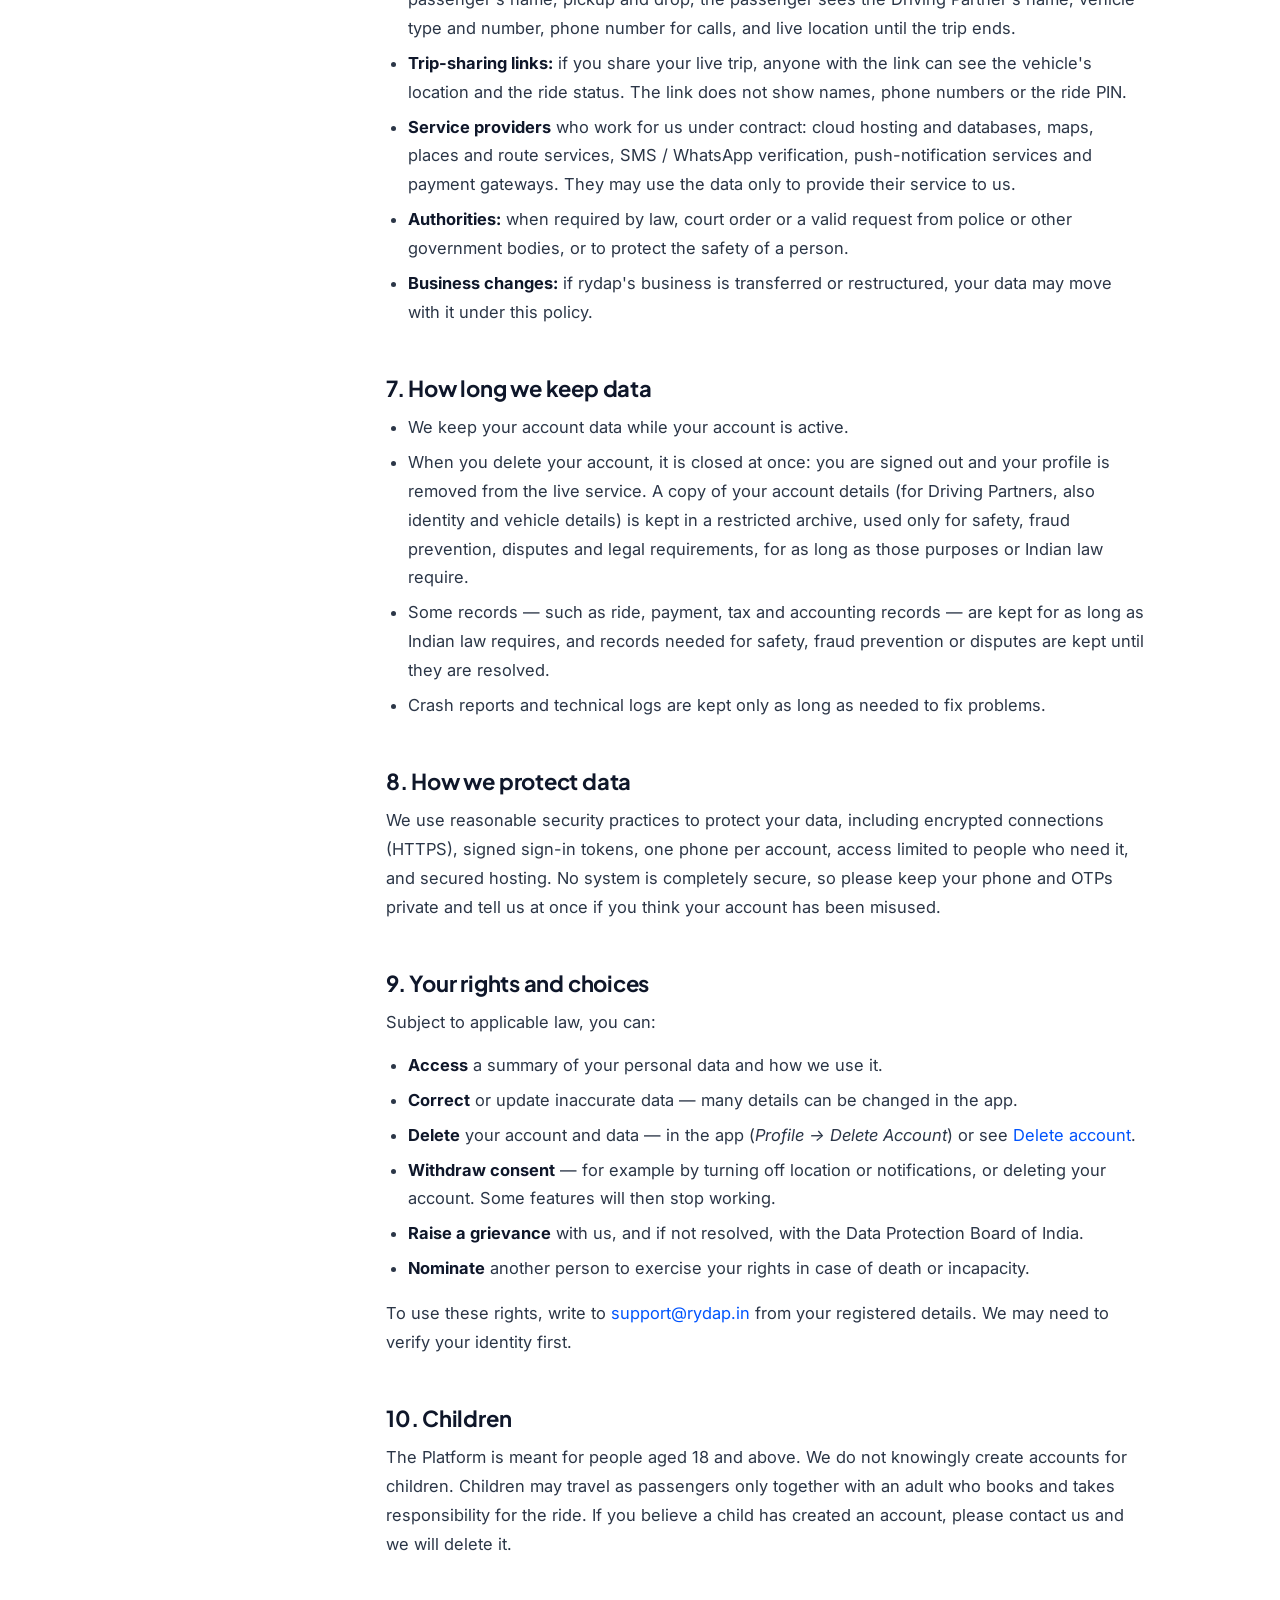
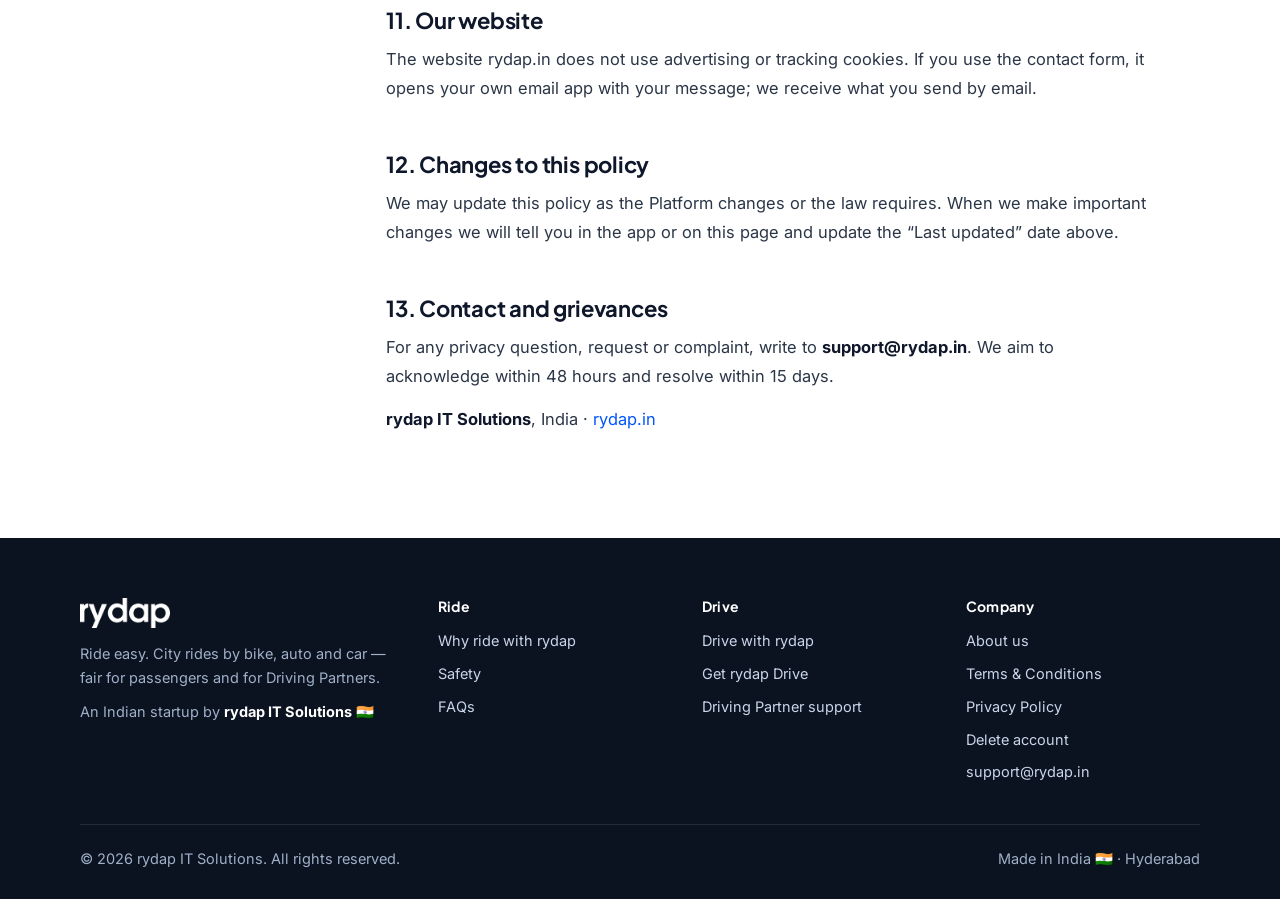
<file: privacy.html>
<!DOCTYPE html>
<html lang="en">
<head>
<meta charset="UTF-8">
<meta name="viewport" content="width=device-width, initial-scale=1.0">
<title>Privacy Policy | rydap</title>
<meta name="description" content="How rydap collects, uses, shares and protects personal data of passengers and Driving Partners.">
<meta name="theme-color" content="#0054fd">
<link rel="canonical" href="https://rydap.in/privacy">
<link rel="icon" type="image/png" sizes="32x32" href="images/icon-32.png">
<link rel="apple-touch-icon" href="images/icon-180.png">
<meta property="og:type" content="website">
<meta property="og:site_name" content="rydap">
<meta property="og:title" content="Privacy Policy | rydap">
<meta property="og:description" content="How rydap collects, uses, shares and protects personal data of passengers and Driving Partners.">
<meta property="og:url" content="https://rydap.in/privacy">
<meta property="og:image" content="https://rydap.in/images/og-image.png">
<meta name="twitter:card" content="summary_large_image">
<link rel="preconnect" href="https://fonts.googleapis.com">
<link rel="preconnect" href="https://fonts.gstatic.com" crossorigin>
<link href="https://fonts.googleapis.com/css2?family=Inter:wght@400;500;600;700&family=Plus+Jakarta+Sans:wght@600;700;800&display=swap" rel="stylesheet">
<link rel="stylesheet" href="css/site.css">
</head>
<body>
<header class="site-header">
  <div class="container nav">
    <a class="brand" href="index.html" aria-label="rydap home"><img src="images/rydap-logo.png" alt="rydap" width="102" height="34"></a>
    <nav aria-label="Main">
      <ul class="nav-links" id="navLinks">
        <li><a href="index.html#ride">Ride</a></li>
        <li><a href="index.html#drive">Drive</a></li>
        <li><a href="index.html#safety">Safety</a></li>
        <li><a href="index.html#about">About</a></li>
        <li><a href="contact.html">Contact</a></li>
      </ul>
    </nav>
    <div class="nav-cta">
      <a class="btn btn-primary btn-sm" href="index.html#download">Get the app</a>
      <button class="menu-btn" aria-label="Open menu" aria-controls="navLinks" aria-expanded="false"><span></span><span></span><span></span></button>
    </div>
  </div>
</header>

<main>
  <div class="doc-hero">
    <div class="container">
      <div class="crumbs"><a href="index.html">Home</a> / Privacy Policy</div>
      <h1>Privacy Policy</h1>
      <p>Your privacy matters to us. This policy explains what data we collect, why, and the choices you have.</p>
      <div class="doc-meta"><span>Last updated: 3 October 2026</span><span>Applies to: rydap app, rydap Drive app &amp; rydap.in</span></div>
    </div>
  </div>
  <div class="container doc-layout">
    <aside class="toc" aria-label="Contents">
      <h4>Contents</h4>
      <ol>
<li><a href="#scope">1. Who we are and what this covers</a></li>
<li><a href="#collect">2. Data we collect</a></li>
<li><a href="#sim">3. Your phone number from the SIM</a></li>
<li><a href="#location">4. How we use location</a></li>
<li><a href="#use">5. How we use your data</a></li>
<li><a href="#share">6. Who we share data with</a></li>
<li><a href="#retention">7. How long we keep data</a></li>
<li><a href="#security">8. How we protect data</a></li>
<li><a href="#rights">9. Your rights and choices</a></li>
<li><a href="#children">10. Children</a></li>
<li><a href="#website">11. Our website</a></li>
<li><a href="#changes">12. Changes to this policy</a></li>
<li><a href="#contact">13. Contact and grievances</a></li>
      </ol>
    </aside>
    <article class="doc">
<div class="callout"><strong>In short:</strong> we collect what we need to run safe, fair rides — your account details, ride details and location while you use the service. Driving Partners' location is used only while they are online. We don't sell your data, we don't store your in-ride chats or document photos, and you can delete your account at any time.</div>
<h2 id="scope">1. Who we are and what this covers</h2>

<p>This Privacy Policy explains how <strong>rydap IT Solutions</strong> (“<strong>rydap</strong>”, “<strong>we</strong>”, “<strong>us</strong>”), a sole proprietorship based in India, collects, uses, shares and protects personal data when you use the <strong>rydap</strong> passenger app, the <strong>rydap Drive</strong> app for Driving Partners and the website <a href="https://rydap.in">rydap.in</a> (the “<strong>Platform</strong>”).</p>
<p>We process personal data in line with Indian law, including the Information Technology Act, 2000 and the Digital Personal Data Protection Act, 2023. By using the Platform you agree to this policy together with our <a href="terms.html">Terms &amp; Conditions</a>.</p>

<h2 id="collect">2. Data we collect</h2>

<h3>From passengers</h3>
<table>
<tr><th>Data</th><th>Examples</th></tr>
<tr><td>Account</td><td>Name, mobile number, gender, ride PIN (created for you), app language</td></tr>
<tr><td>Rides</td><td>Pickup and drop places, saved and recent places, ride times, fare details, waiting time and charge, cancellation reasons, ratings and feedback</td></tr>
<tr><td>Location</td><td>Your phone's location when you use the app to set your pickup and during your ride</td></tr>
</table>
<h3>From Driving Partners</h3>
<table>
<tr><th>Data</th><th>Examples</th></tr>
<tr><td>Account &amp; identity</td><td>Name, mobile number, gender, date of birth, Aadhaar number, driving licence number and validity, vehicle registration (RC) number, vehicle type and model, acceptance of our terms</td></tr>
<tr><td>Documents</td><td>Photos of your driving licence, RC and Aadhaar that you upload. They are read on our server to fill in your details automatically; we <strong>do not store the photos</strong>, only the details listed above.</td></tr>
<tr><td>Location &amp; activity</td><td>Your location while you are online (also when the app runs in the background) and during rides; time spent online</td></tr>
<tr><td>Rides &amp; wallet</td><td>Rides offered, accepted, completed and cancelled (with reasons), earnings, wallet balance and transactions, dues payments</td></tr>
</table>
<h3>From everyone</h3>
<table>
<tr><th>Data</th><th>Examples</th></tr>
<tr><td>Device &amp; app</td><td>Phone model, operating system version, app version, push-notification token, and crash reports (the screen and error) that help us fix problems</td></tr>
<tr><td>Sign-in</td><td>Whether you picked your number from your phone's SIM list or typed it, and sign-in security records</td></tr>
<tr><td>Support</td><td>Messages and emails you send us</td></tr>
</table>
<div class="callout g"><strong>Chat messages</strong> between a passenger and a Driving Partner during a ride are passed between the two apps through our server and are <strong>not stored</strong> after delivery.</div>

<h2 id="sim">3. Your phone number from the SIM</h2>

<p>On Android, when you sign in, the app can show the phone numbers of your SIM cards so you can pick yours instead of typing it. This uses Android's own phone-number picker: we only receive the number <strong>you tap</strong>. We do not read your contacts, SMS or call history.</p>

<h2 id="location">4. How we use location</h2>

<ul>
<li><strong>Passengers:</strong> location is used to set your pickup point, show nearby rides and fares, and show your trip. We do not track you in the background when you are not using the app for a ride.</li>
<li><strong>Driving Partners:</strong> while you are <strong>online</strong>, your location is used to send you nearby ride requests, including when the app is in the background or the phone is locked. During a ride it is shared live with your passenger. When you go offline, we stop collecting it.</li>
<li>You can turn location access off in your phone settings, but the Platform cannot work without it.</li>
</ul>

<h2 id="use">5. How we use your data</h2>

<ul>
<li>To create and secure your account (including OTP, one-phone-per-account and identity checks).</li>
<li>To match passengers with nearby Driving Partners and run each ride — booking, pickup, live tracking, ride PIN, fares and waiting charges.</li>
<li>To calculate Driving Partner earnings, wallet balances, dues, bonuses and taxes, and to keep accounting records.</li>
<li>To send ride, safety, account and wallet notifications.</li>
<li>To give customer support and handle complaints and disputes.</li>
<li>For safety and fraud prevention — for example, detecting fake accounts, misuse of offers or unsafe behaviour.</li>
<li>To fix crashes, improve the apps and understand how the Platform is used (using combined, non-identifying data where possible).</li>
<li>To meet legal obligations and respond to lawful requests from authorities.</li>
</ul>
<p>We do <strong>not</strong> sell your personal data, and we do not use it for third-party advertising.</p>

<h2 id="share">6. Who we share data with</h2>

<ul>
<li><strong>Between passenger and Driving Partner, for your ride:</strong> the Driving Partner sees the passenger's name, pickup and drop; the passenger sees the Driving Partner's name, vehicle type and number, phone number for calls, and live location until the trip ends.</li>
<li><strong>Trip-sharing links:</strong> if you share your live trip, anyone with the link can see the vehicle's location and the ride status. The link does not show names, phone numbers or the ride PIN.</li>
<li><strong>Service providers</strong> who work for us under contract: cloud hosting and databases, maps, places and route services, SMS / WhatsApp verification, push-notification services and payment gateways. They may use the data only to provide their service to us.</li>
<li><strong>Authorities:</strong> when required by law, court order or a valid request from police or other government bodies, or to protect the safety of a person.</li>
<li><strong>Business changes:</strong> if rydap's business is transferred or restructured, your data may move with it under this policy.</li>
</ul>

<h2 id="retention">7. How long we keep data</h2>

<ul>
<li>We keep your account data while your account is active.</li>
<li>When you delete your account, it is closed at once: you are signed out and your profile is removed from the live service. A copy of your account details (for Driving Partners, also identity and vehicle details) is kept in a restricted archive, used only for safety, fraud prevention, disputes and legal requirements, for as long as those purposes or Indian law require.</li>
<li>Some records — such as ride, payment, tax and accounting records — are kept for as long as Indian law requires, and records needed for safety, fraud prevention or disputes are kept until they are resolved.</li>
<li>Crash reports and technical logs are kept only as long as needed to fix problems.</li>
</ul>

<h2 id="security">8. How we protect data</h2>

<p>We use reasonable security practices to protect your data, including encrypted connections (HTTPS), signed sign-in tokens, one phone per account, access limited to people who need it, and secured hosting. No system is completely secure, so please keep your phone and OTPs private and tell us at once if you think your account has been misused.</p>

<h2 id="rights">9. Your rights and choices</h2>

<p>Subject to applicable law, you can:</p>
<ul>
<li><strong>Access</strong> a summary of your personal data and how we use it.</li>
<li><strong>Correct</strong> or update inaccurate data — many details can be changed in the app.</li>
<li><strong>Delete</strong> your account and data — in the app (<em>Profile → Delete Account</em>) or see <a href="delete-account.html">Delete account</a>.</li>
<li><strong>Withdraw consent</strong> — for example by turning off location or notifications, or deleting your account. Some features will then stop working.</li>
<li><strong>Raise a grievance</strong> with us, and if not resolved, with the Data Protection Board of India.</li>
<li><strong>Nominate</strong> another person to exercise your rights in case of death or incapacity.</li>
</ul>
<p>To use these rights, write to <a href="mailto:support@rydap.in">support@rydap.in</a> from your registered details. We may need to verify your identity first.</p>

<h2 id="children">10. Children</h2>

<p>The Platform is meant for people aged 18 and above. We do not knowingly create accounts for children. Children may travel as passengers only together with an adult who books and takes responsibility for the ride. If you believe a child has created an account, please contact us and we will delete it.</p>

<h2 id="website">11. Our website</h2>

<p>The website rydap.in does not use advertising or tracking cookies. If you use the contact form, it opens your own email app with your message; we receive what you send by email.</p>

<h2 id="changes">12. Changes to this policy</h2>

<p>We may update this policy as the Platform changes or the law requires. When we make important changes we will tell you in the app or on this page and update the “Last updated” date above.</p>

<h2 id="contact">13. Contact and grievances</h2>

<p>For any privacy question, request or complaint, write to <a href="mailto:support@rydap.in"><strong>support@rydap.in</strong></a>. We aim to acknowledge within 48 hours and resolve within 15 days.</p>
<p><strong>rydap IT Solutions</strong>, India · <a href="https://rydap.in">rydap.in</a></p>

    </article>
  </div>
</main>
<footer class="site-footer">
  <div class="container">
    <div class="footer-grid">
      <div>
        <img class="footer-logo" src="images/rydap-logo-white.png" alt="rydap" width="90" height="30">
        <p>Ride easy. City rides by bike, auto and car — fair for passengers and for Driving Partners.</p>
        <p style="margin-top:10px">An Indian startup by <b style="color:#fff">rydap IT Solutions</b> 🇮🇳</p>
      </div>
      <div>
        <h4>Ride</h4>
        <ul>
          <li><a href="index.html#ride">Why ride with rydap</a></li>
          <li><a href="index.html#safety">Safety</a></li>
          <li><a href="index.html#faq">FAQs</a></li>
        </ul>
      </div>
      <div>
        <h4>Drive</h4>
        <ul>
          <li><a href="index.html#drive">Drive with rydap</a></li>
          <li><a href="index.html#download">Get rydap Drive</a></li>
          <li><a href="contact.html">Driving Partner support</a></li>
        </ul>
      </div>
      <div>
        <h4>Company</h4>
        <ul>
          <li><a href="index.html#about">About us</a></li>
          <li><a href="terms.html">Terms &amp; Conditions</a></li>
          <li><a href="privacy.html">Privacy Policy</a></li>
          <li><a href="delete-account.html">Delete account</a></li>
          <li><a href="mailto:support@rydap.in">support@rydap.in</a></li>
        </ul>
      </div>
    </div>
    <div class="footer-bottom">
      <span>&copy; <span data-year>2026</span> rydap IT Solutions. All rights reserved.</span>
      <span>Made in India 🇮🇳 · Hyderabad</span>
    </div>
  </div>
</footer>
<script src="js/site.js"></script>
</body>
</html>
</file>
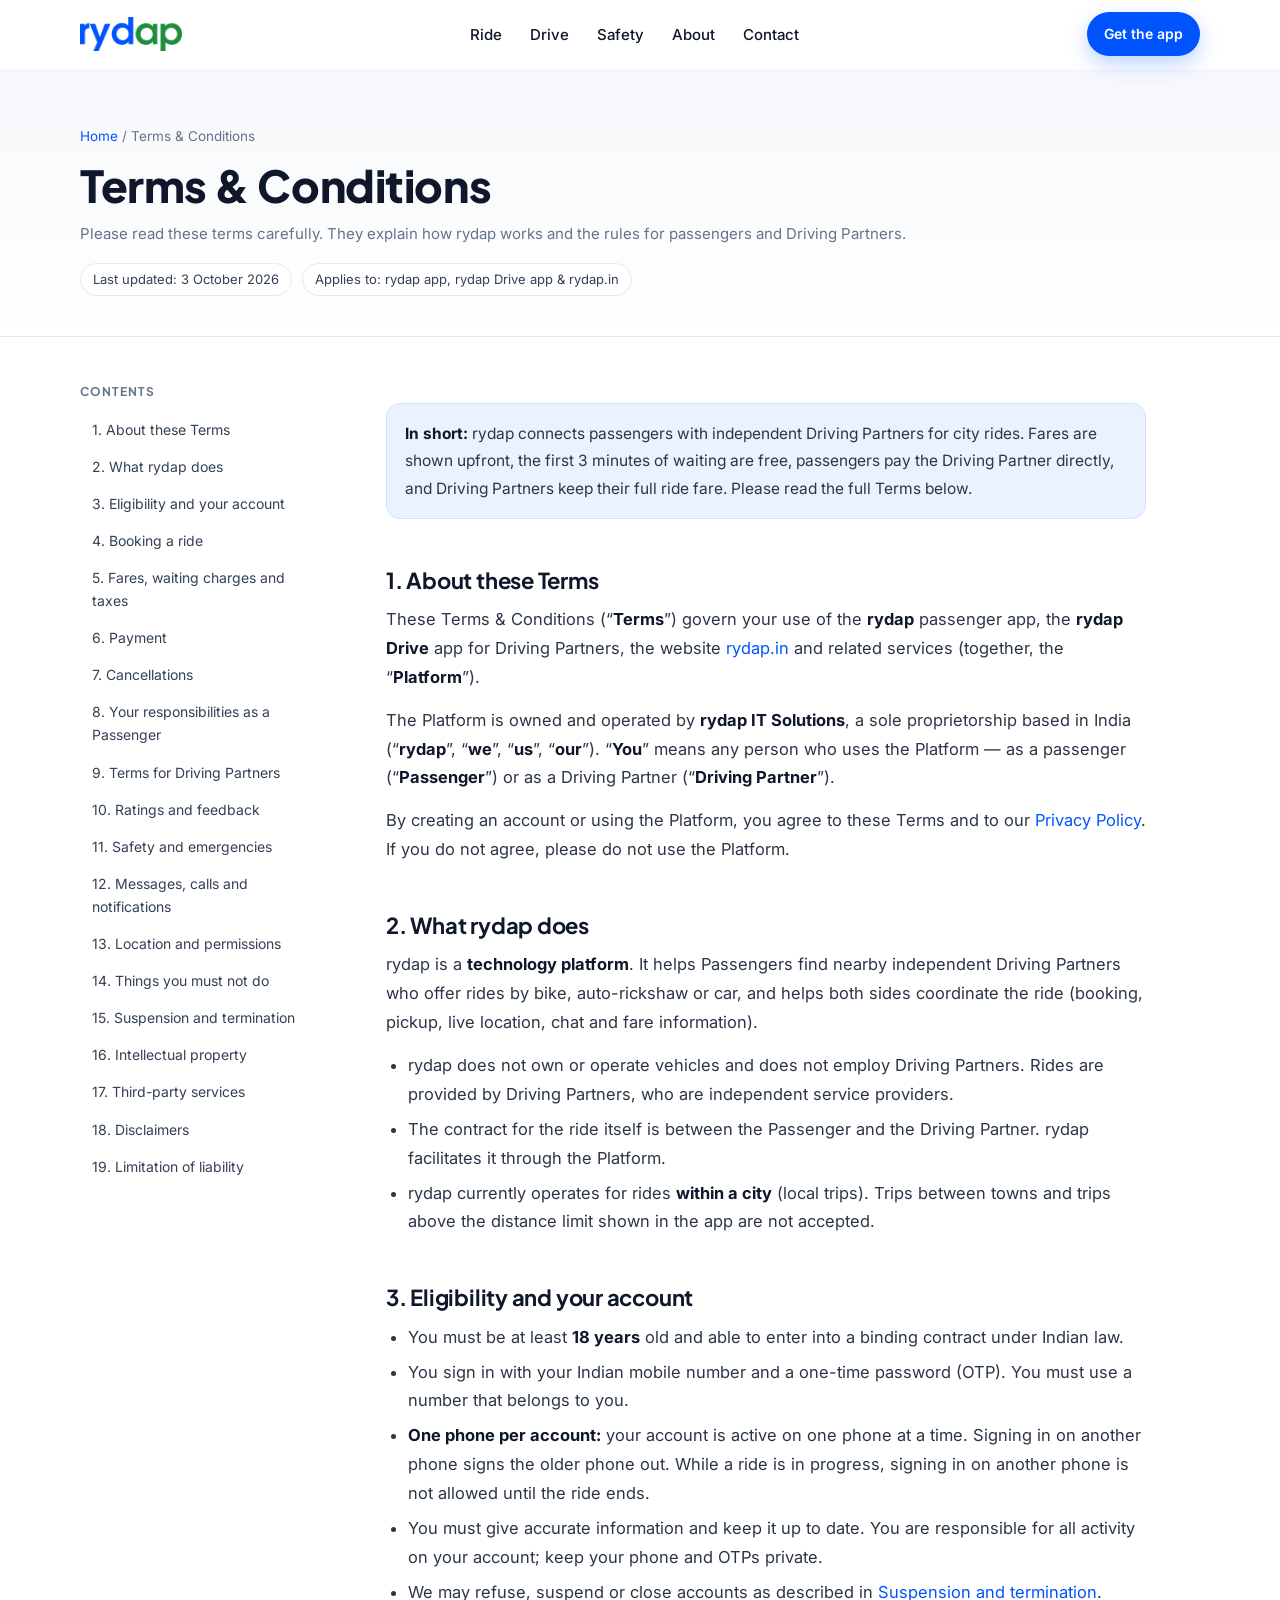
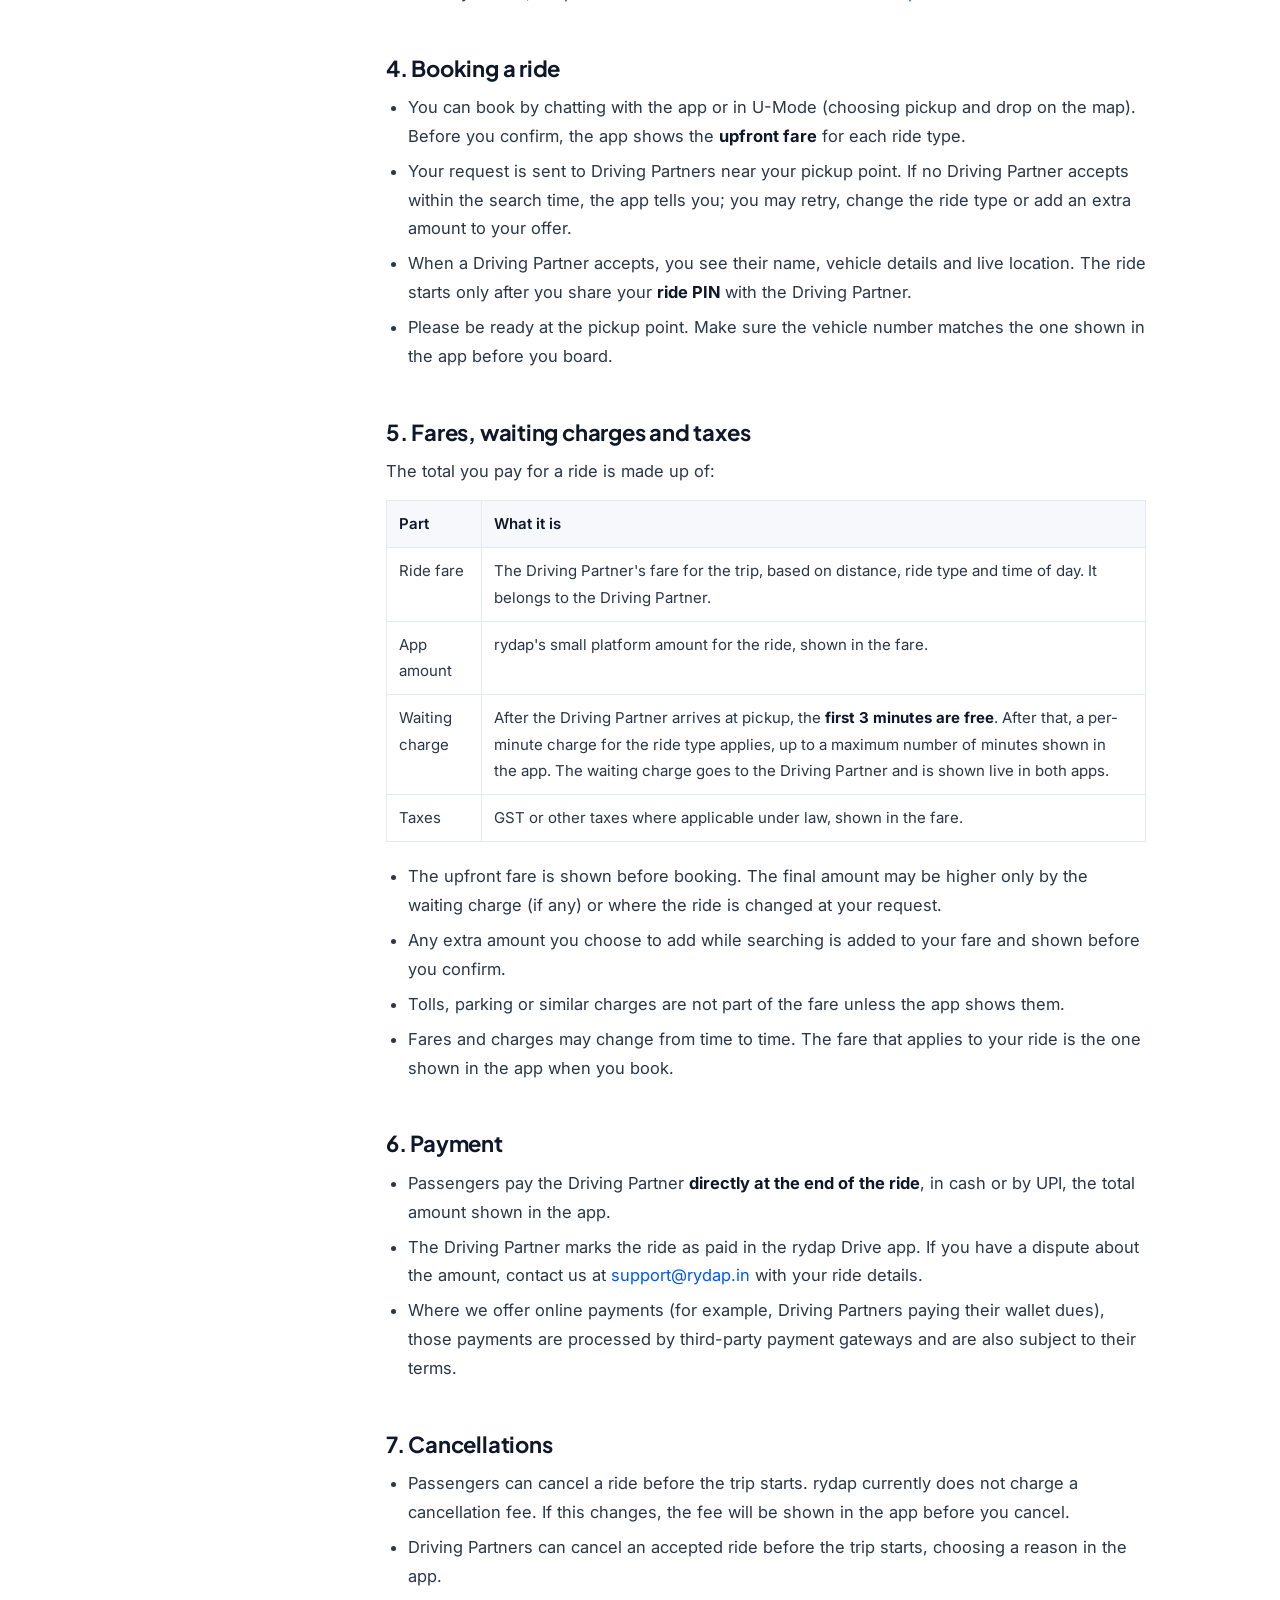
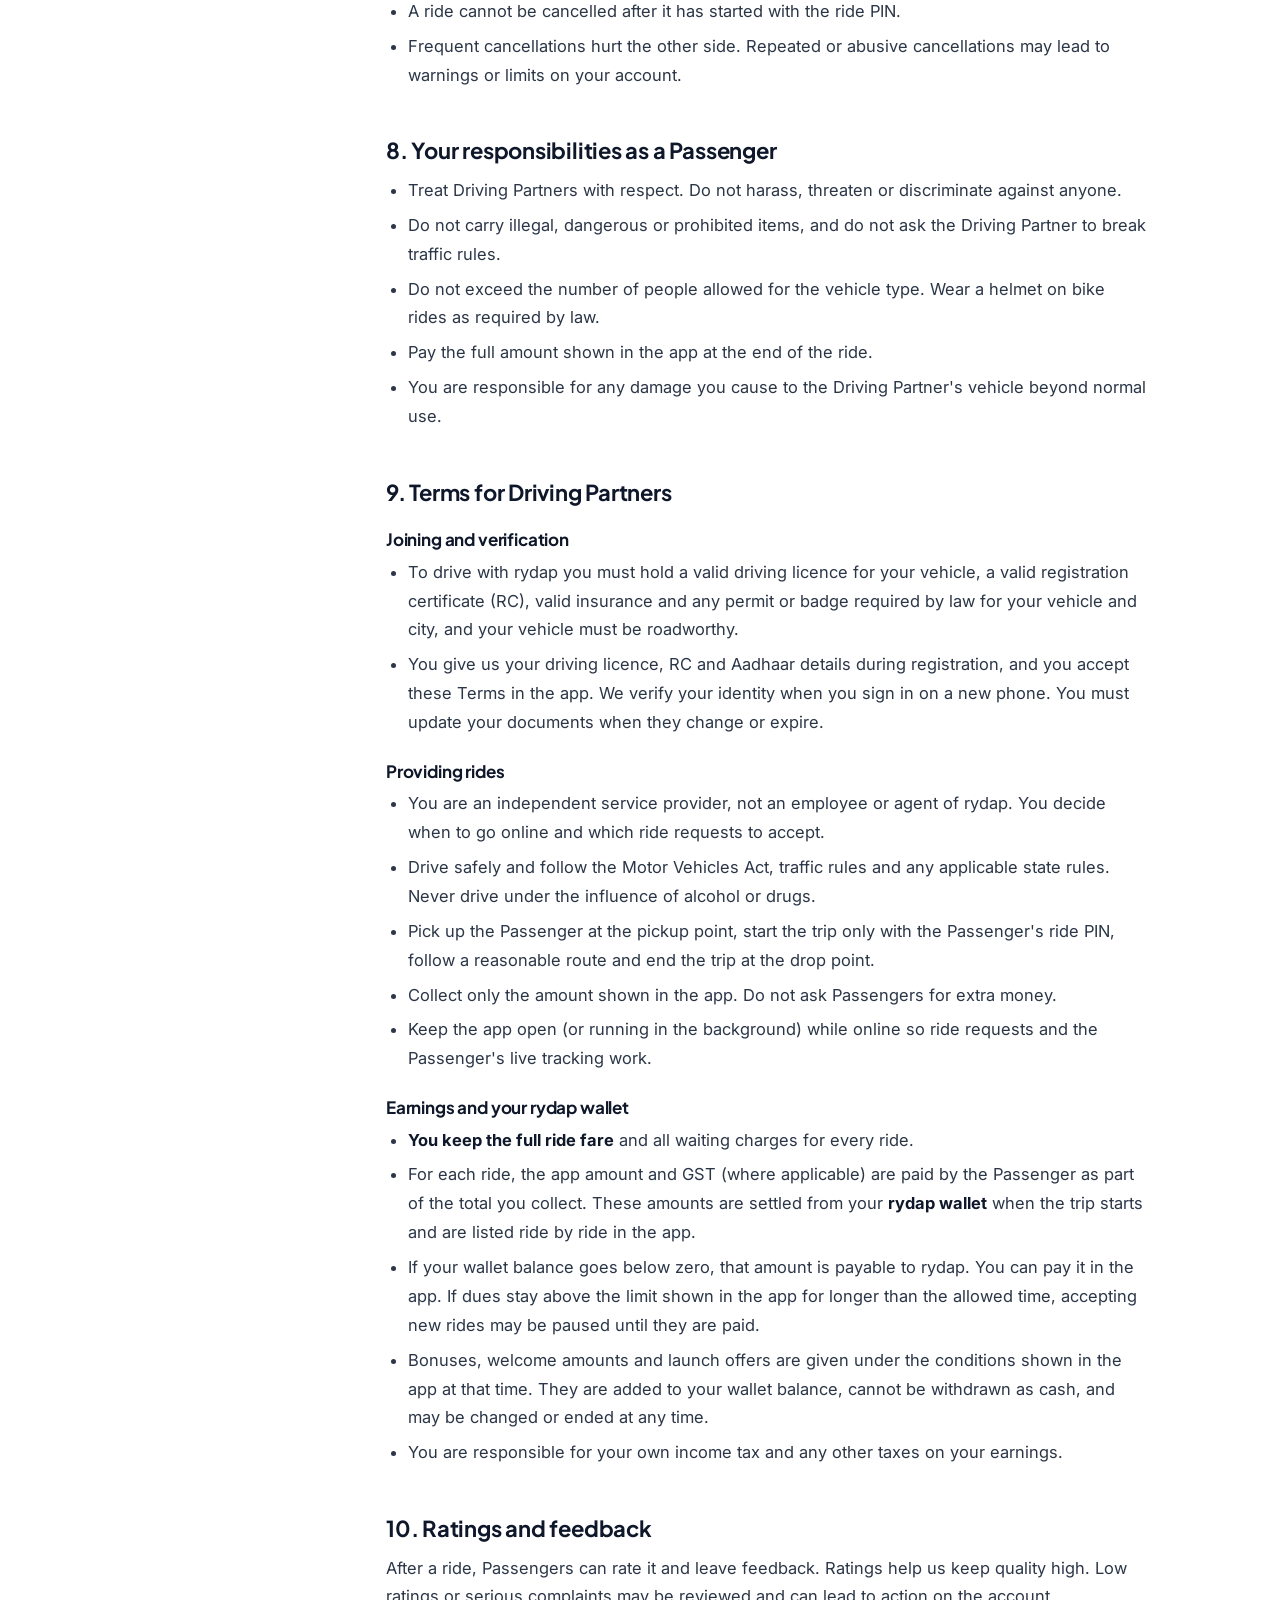
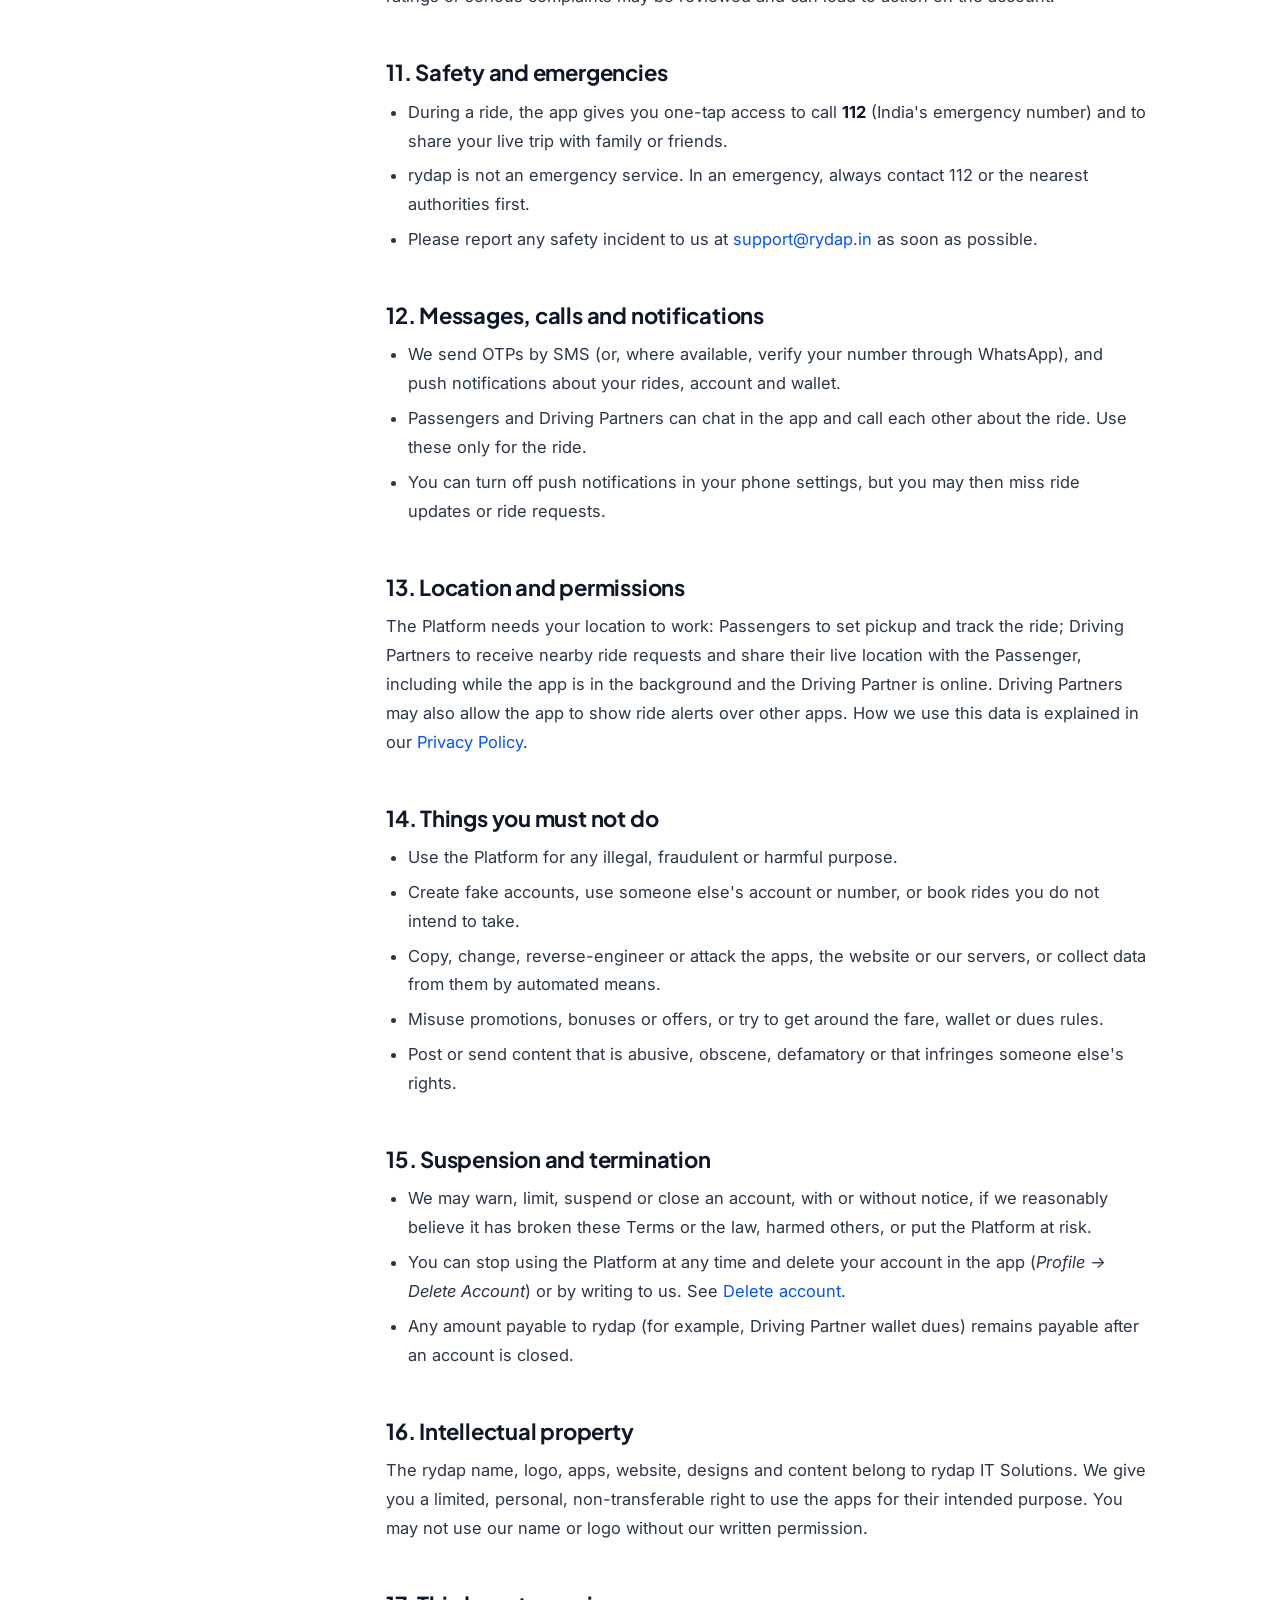
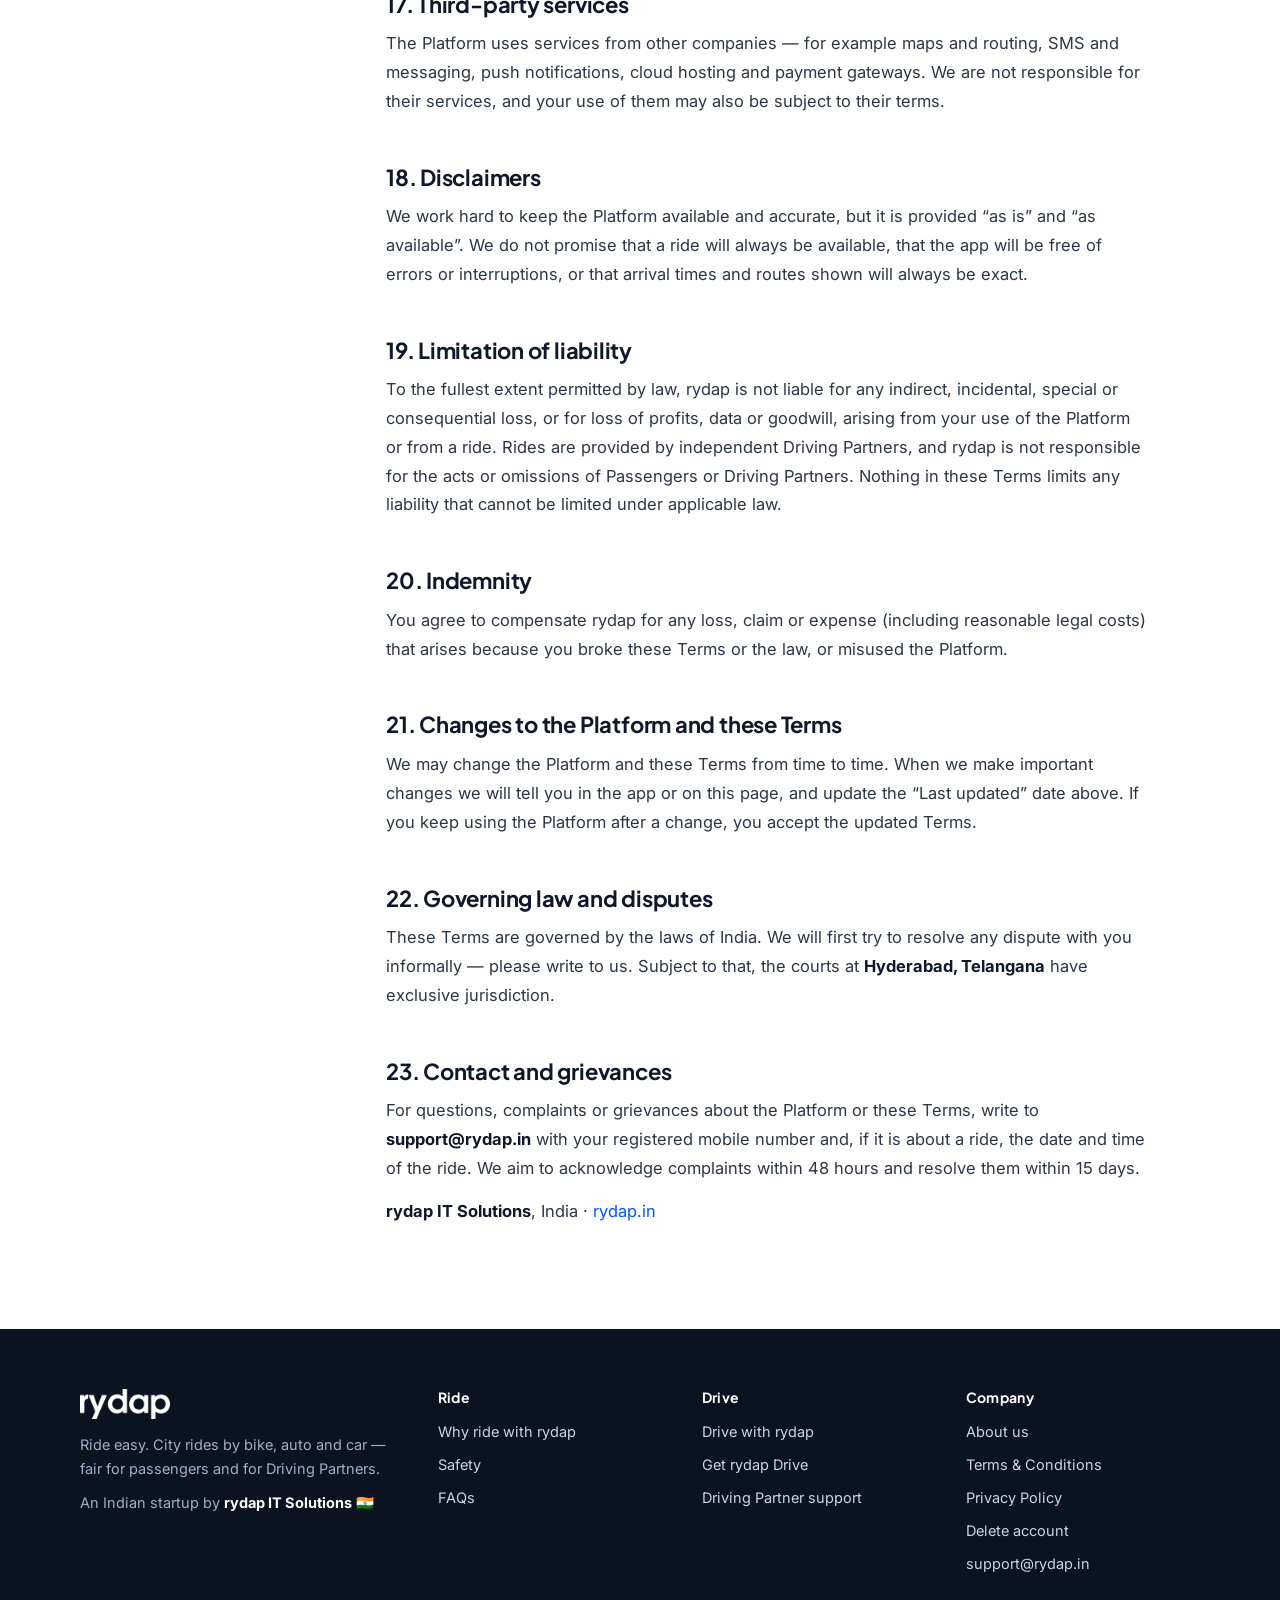
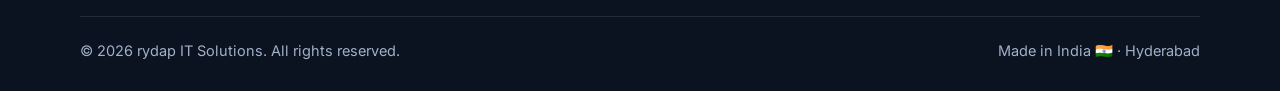
<file: terms.html>
<!DOCTYPE html>
<html lang="en">
<head>
<meta charset="UTF-8">
<meta name="viewport" content="width=device-width, initial-scale=1.0">
<title>Terms & Conditions | rydap</title>
<meta name="description" content="The terms for using the rydap passenger app, the rydap Drive app for Driving Partners and rydap.in.">
<meta name="theme-color" content="#0054fd">
<link rel="canonical" href="https://rydap.in/terms">
<link rel="icon" type="image/png" sizes="32x32" href="images/icon-32.png">
<link rel="apple-touch-icon" href="images/icon-180.png">
<meta property="og:type" content="website">
<meta property="og:site_name" content="rydap">
<meta property="og:title" content="Terms & Conditions | rydap">
<meta property="og:description" content="The terms for using the rydap passenger app, the rydap Drive app for Driving Partners and rydap.in.">
<meta property="og:url" content="https://rydap.in/terms">
<meta property="og:image" content="https://rydap.in/images/og-image.png">
<meta name="twitter:card" content="summary_large_image">
<link rel="preconnect" href="https://fonts.googleapis.com">
<link rel="preconnect" href="https://fonts.gstatic.com" crossorigin>
<link href="https://fonts.googleapis.com/css2?family=Inter:wght@400;500;600;700&family=Plus+Jakarta+Sans:wght@600;700;800&display=swap" rel="stylesheet">
<link rel="stylesheet" href="css/site.css">
</head>
<body>
<header class="site-header">
  <div class="container nav">
    <a class="brand" href="index.html" aria-label="rydap home"><img src="images/rydap-logo.png" alt="rydap" width="102" height="34"></a>
    <nav aria-label="Main">
      <ul class="nav-links" id="navLinks">
        <li><a href="index.html#ride">Ride</a></li>
        <li><a href="index.html#drive">Drive</a></li>
        <li><a href="index.html#safety">Safety</a></li>
        <li><a href="index.html#about">About</a></li>
        <li><a href="contact.html">Contact</a></li>
      </ul>
    </nav>
    <div class="nav-cta">
      <a class="btn btn-primary btn-sm" href="index.html#download">Get the app</a>
      <button class="menu-btn" aria-label="Open menu" aria-controls="navLinks" aria-expanded="false"><span></span><span></span><span></span></button>
    </div>
  </div>
</header>

<main>
  <div class="doc-hero">
    <div class="container">
      <div class="crumbs"><a href="index.html">Home</a> / Terms &amp; Conditions</div>
      <h1>Terms &amp; Conditions</h1>
      <p>Please read these terms carefully. They explain how rydap works and the rules for passengers and Driving Partners.</p>
      <div class="doc-meta"><span>Last updated: 3 October 2026</span><span>Applies to: rydap app, rydap Drive app &amp; rydap.in</span></div>
    </div>
  </div>
  <div class="container doc-layout">
    <aside class="toc" aria-label="Contents">
      <h4>Contents</h4>
      <ol>
<li><a href="#about">1. About these Terms</a></li>
<li><a href="#role">2. What rydap does</a></li>
<li><a href="#accounts">3. Eligibility and your account</a></li>
<li><a href="#booking">4. Booking a ride</a></li>
<li><a href="#fares">5. Fares, waiting charges and taxes</a></li>
<li><a href="#payment">6. Payment</a></li>
<li><a href="#cancellations">7. Cancellations</a></li>
<li><a href="#passengers">8. Your responsibilities as a Passenger</a></li>
<li><a href="#Driving Partners">9. Terms for Driving Partners</a></li>
<li><a href="#ratings">10. Ratings and feedback</a></li>
<li><a href="#safety">11. Safety and emergencies</a></li>
<li><a href="#comms">12. Messages, calls and notifications</a></li>
<li><a href="#location">13. Location and permissions</a></li>
<li><a href="#prohibited">14. Things you must not do</a></li>
<li><a href="#suspension">15. Suspension and termination</a></li>
<li><a href="#ip">16. Intellectual property</a></li>
<li><a href="#third">17. Third-party services</a></li>
<li><a href="#disclaimer">18. Disclaimers</a></li>
<li><a href="#liability">19. Limitation of liability</a></li>
<li><a href="#indemnity">20. Indemnity</a></li>
<li><a href="#changes">21. Changes to the Platform and these Terms</a></li>
<li><a href="#law">22. Governing law and disputes</a></li>
<li><a href="#contact">23. Contact and grievances</a></li>
      </ol>
    </aside>
    <article class="doc">
<div class="callout"><strong>In short:</strong> rydap connects passengers with independent Driving Partners for city rides. Fares are shown upfront, the first 3 minutes of waiting are free, passengers pay the Driving Partner directly, and Driving Partners keep their full ride fare. Please read the full Terms below.</div>
<h2 id="about">1. About these Terms</h2>

<p>These Terms &amp; Conditions (“<strong>Terms</strong>”) govern your use of the <strong>rydap</strong> passenger app, the <strong>rydap Drive</strong> app for Driving Partners, the website <a href="https://rydap.in">rydap.in</a> and related services (together, the “<strong>Platform</strong>”).</p>
<p>The Platform is owned and operated by <strong>rydap IT Solutions</strong>, a sole proprietorship based in India (“<strong>rydap</strong>”, “<strong>we</strong>”, “<strong>us</strong>”, “<strong>our</strong>”). “<strong>You</strong>” means any person who uses the Platform — as a passenger (“<strong>Passenger</strong>”) or as a Driving Partner (“<strong>Driving Partner</strong>”).</p>
<p>By creating an account or using the Platform, you agree to these Terms and to our <a href="privacy.html">Privacy Policy</a>. If you do not agree, please do not use the Platform.</p>

<h2 id="role">2. What rydap does</h2>

<p>rydap is a <strong>technology platform</strong>. It helps Passengers find nearby independent Driving Partners who offer rides by bike, auto-rickshaw or car, and helps both sides coordinate the ride (booking, pickup, live location, chat and fare information).</p>
<ul>
<li>rydap does not own or operate vehicles and does not employ Driving Partners. Rides are provided by Driving Partners, who are independent service providers.</li>
<li>The contract for the ride itself is between the Passenger and the Driving Partner. rydap facilitates it through the Platform.</li>
<li>rydap currently operates for rides <strong>within a city</strong> (local trips). Trips between towns and trips above the distance limit shown in the app are not accepted.</li>
</ul>

<h2 id="accounts">3. Eligibility and your account</h2>

<ul>
<li>You must be at least <strong>18 years</strong> old and able to enter into a binding contract under Indian law.</li>
<li>You sign in with your Indian mobile number and a one-time password (OTP). You must use a number that belongs to you.</li>
<li><strong>One phone per account:</strong> your account is active on one phone at a time. Signing in on another phone signs the older phone out. While a ride is in progress, signing in on another phone is not allowed until the ride ends.</li>
<li>You must give accurate information and keep it up to date. You are responsible for all activity on your account; keep your phone and OTPs private.</li>
<li>We may refuse, suspend or close accounts as described in <a href="#suspension">Suspension and termination</a>.</li>
</ul>

<h2 id="booking">4. Booking a ride</h2>

<ul>
<li>You can book by chatting with the app or in U-Mode (choosing pickup and drop on the map). Before you confirm, the app shows the <strong>upfront fare</strong> for each ride type.</li>
<li>Your request is sent to Driving Partners near your pickup point. If no Driving Partner accepts within the search time, the app tells you; you may retry, change the ride type or add an extra amount to your offer.</li>
<li>When a Driving Partner accepts, you see their name, vehicle details and live location. The ride starts only after you share your <strong>ride PIN</strong> with the Driving Partner.</li>
<li>Please be ready at the pickup point. Make sure the vehicle number matches the one shown in the app before you board.</li>
</ul>

<h2 id="fares">5. Fares, waiting charges and taxes</h2>

<p>The total you pay for a ride is made up of:</p>
<table>
<tr><th>Part</th><th>What it is</th></tr>
<tr><td>Ride fare</td><td>The Driving Partner's fare for the trip, based on distance, ride type and time of day. It belongs to the Driving Partner.</td></tr>
<tr><td>App amount</td><td>rydap's small platform amount for the ride, shown in the fare.</td></tr>
<tr><td>Waiting charge</td><td>After the Driving Partner arrives at pickup, the <strong>first 3 minutes are free</strong>. After that, a per-minute charge for the ride type applies, up to a maximum number of minutes shown in the app. The waiting charge goes to the Driving Partner and is shown live in both apps.</td></tr>
<tr><td>Taxes</td><td>GST or other taxes where applicable under law, shown in the fare.</td></tr>
</table>
<ul>
<li>The upfront fare is shown before booking. The final amount may be higher only by the waiting charge (if any) or where the ride is changed at your request.</li>
<li>Any extra amount you choose to add while searching is added to your fare and shown before you confirm.</li>
<li>Tolls, parking or similar charges are not part of the fare unless the app shows them.</li>
<li>Fares and charges may change from time to time. The fare that applies to your ride is the one shown in the app when you book.</li>
</ul>

<h2 id="payment">6. Payment</h2>

<ul>
<li>Passengers pay the Driving Partner <strong>directly at the end of the ride</strong>, in cash or by UPI, the total amount shown in the app.</li>
<li>The Driving Partner marks the ride as paid in the rydap Drive app. If you have a dispute about the amount, contact us at <a href="mailto:support@rydap.in">support@rydap.in</a> with your ride details.</li>
<li>Where we offer online payments (for example, Driving Partners paying their wallet dues), those payments are processed by third-party payment gateways and are also subject to their terms.</li>
</ul>

<h2 id="cancellations">7. Cancellations</h2>

<ul>
<li>Passengers can cancel a ride before the trip starts. rydap currently does not charge a cancellation fee. If this changes, the fee will be shown in the app before you cancel.</li>
<li>Driving Partners can cancel an accepted ride before the trip starts, choosing a reason in the app.</li>
<li>A ride cannot be cancelled after it has started with the ride PIN.</li>
<li>Frequent cancellations hurt the other side. Repeated or abusive cancellations may lead to warnings or limits on your account.</li>
</ul>

<h2 id="passengers">8. Your responsibilities as a Passenger</h2>

<ul>
<li>Treat Driving Partners with respect. Do not harass, threaten or discriminate against anyone.</li>
<li>Do not carry illegal, dangerous or prohibited items, and do not ask the Driving Partner to break traffic rules.</li>
<li>Do not exceed the number of people allowed for the vehicle type. Wear a helmet on bike rides as required by law.</li>
<li>Pay the full amount shown in the app at the end of the ride.</li>
<li>You are responsible for any damage you cause to the Driving Partner's vehicle beyond normal use.</li>
</ul>

<h2 id="Driving Partners">9. Terms for Driving Partners</h2>

<h3>Joining and verification</h3>
<ul>
<li>To drive with rydap you must hold a valid driving licence for your vehicle, a valid registration certificate (RC), valid insurance and any permit or badge required by law for your vehicle and city, and your vehicle must be roadworthy.</li>
<li>You give us your driving licence, RC and Aadhaar details during registration, and you accept these Terms in the app. We verify your identity when you sign in on a new phone. You must update your documents when they change or expire.</li>
</ul>
<h3>Providing rides</h3>
<ul>
<li>You are an independent service provider, not an employee or agent of rydap. You decide when to go online and which ride requests to accept.</li>
<li>Drive safely and follow the Motor Vehicles Act, traffic rules and any applicable state rules. Never drive under the influence of alcohol or drugs.</li>
<li>Pick up the Passenger at the pickup point, start the trip only with the Passenger's ride PIN, follow a reasonable route and end the trip at the drop point.</li>
<li>Collect only the amount shown in the app. Do not ask Passengers for extra money.</li>
<li>Keep the app open (or running in the background) while online so ride requests and the Passenger's live tracking work.</li>
</ul>
<h3>Earnings and your rydap wallet</h3>
<ul>
<li><strong>You keep the full ride fare</strong> and all waiting charges for every ride.</li>
<li>For each ride, the app amount and GST (where applicable) are paid by the Passenger as part of the total you collect. These amounts are settled from your <strong>rydap wallet</strong> when the trip starts and are listed ride by ride in the app.</li>
<li>If your wallet balance goes below zero, that amount is payable to rydap. You can pay it in the app. If dues stay above the limit shown in the app for longer than the allowed time, accepting new rides may be paused until they are paid.</li>
<li>Bonuses, welcome amounts and launch offers are given under the conditions shown in the app at that time. They are added to your wallet balance, cannot be withdrawn as cash, and may be changed or ended at any time.</li>
<li>You are responsible for your own income tax and any other taxes on your earnings.</li>
</ul>

<h2 id="ratings">10. Ratings and feedback</h2>

<p>After a ride, Passengers can rate it and leave feedback. Ratings help us keep quality high. Low ratings or serious complaints may be reviewed and can lead to action on the account.</p>

<h2 id="safety">11. Safety and emergencies</h2>

<ul>
<li>During a ride, the app gives you one-tap access to call <strong>112</strong> (India's emergency number) and to share your live trip with family or friends.</li>
<li>rydap is not an emergency service. In an emergency, always contact 112 or the nearest authorities first.</li>
<li>Please report any safety incident to us at <a href="mailto:support@rydap.in">support@rydap.in</a> as soon as possible.</li>
</ul>

<h2 id="comms">12. Messages, calls and notifications</h2>

<ul>
<li>We send OTPs by SMS (or, where available, verify your number through WhatsApp), and push notifications about your rides, account and wallet.</li>
<li>Passengers and Driving Partners can chat in the app and call each other about the ride. Use these only for the ride.</li>
<li>You can turn off push notifications in your phone settings, but you may then miss ride updates or ride requests.</li>
</ul>

<h2 id="location">13. Location and permissions</h2>

<p>The Platform needs your location to work: Passengers to set pickup and track the ride; Driving Partners to receive nearby ride requests and share their live location with the Passenger, including while the app is in the background and the Driving Partner is online. Driving Partners may also allow the app to show ride alerts over other apps. How we use this data is explained in our <a href="privacy.html">Privacy Policy</a>.</p>

<h2 id="prohibited">14. Things you must not do</h2>

<ul>
<li>Use the Platform for any illegal, fraudulent or harmful purpose.</li>
<li>Create fake accounts, use someone else's account or number, or book rides you do not intend to take.</li>
<li>Copy, change, reverse-engineer or attack the apps, the website or our servers, or collect data from them by automated means.</li>
<li>Misuse promotions, bonuses or offers, or try to get around the fare, wallet or dues rules.</li>
<li>Post or send content that is abusive, obscene, defamatory or that infringes someone else's rights.</li>
</ul>

<h2 id="suspension">15. Suspension and termination</h2>

<ul>
<li>We may warn, limit, suspend or close an account, with or without notice, if we reasonably believe it has broken these Terms or the law, harmed others, or put the Platform at risk.</li>
<li>You can stop using the Platform at any time and delete your account in the app (<em>Profile → Delete Account</em>) or by writing to us. See <a href="delete-account.html">Delete account</a>.</li>
<li>Any amount payable to rydap (for example, Driving Partner wallet dues) remains payable after an account is closed.</li>
</ul>

<h2 id="ip">16. Intellectual property</h2>

<p>The rydap name, logo, apps, website, designs and content belong to rydap IT Solutions. We give you a limited, personal, non-transferable right to use the apps for their intended purpose. You may not use our name or logo without our written permission.</p>

<h2 id="third">17. Third-party services</h2>

<p>The Platform uses services from other companies — for example maps and routing, SMS and messaging, push notifications, cloud hosting and payment gateways. We are not responsible for their services, and your use of them may also be subject to their terms.</p>

<h2 id="disclaimer">18. Disclaimers</h2>

<p>We work hard to keep the Platform available and accurate, but it is provided “as is” and “as available”. We do not promise that a ride will always be available, that the app will be free of errors or interruptions, or that arrival times and routes shown will always be exact.</p>

<h2 id="liability">19. Limitation of liability</h2>

<p>To the fullest extent permitted by law, rydap is not liable for any indirect, incidental, special or consequential loss, or for loss of profits, data or goodwill, arising from your use of the Platform or from a ride. Rides are provided by independent Driving Partners, and rydap is not responsible for the acts or omissions of Passengers or Driving Partners. Nothing in these Terms limits any liability that cannot be limited under applicable law.</p>

<h2 id="indemnity">20. Indemnity</h2>

<p>You agree to compensate rydap for any loss, claim or expense (including reasonable legal costs) that arises because you broke these Terms or the law, or misused the Platform.</p>

<h2 id="changes">21. Changes to the Platform and these Terms</h2>

<p>We may change the Platform and these Terms from time to time. When we make important changes we will tell you in the app or on this page, and update the “Last updated” date above. If you keep using the Platform after a change, you accept the updated Terms.</p>

<h2 id="law">22. Governing law and disputes</h2>

<p>These Terms are governed by the laws of India. We will first try to resolve any dispute with you informally — please write to us. Subject to that, the courts at <strong>Hyderabad, Telangana</strong> have exclusive jurisdiction.</p>

<h2 id="contact">23. Contact and grievances</h2>

<p>For questions, complaints or grievances about the Platform or these Terms, write to <a href="mailto:support@rydap.in"><strong>support@rydap.in</strong></a> with your registered mobile number and, if it is about a ride, the date and time of the ride. We aim to acknowledge complaints within 48 hours and resolve them within 15 days.</p>
<p><strong>rydap IT Solutions</strong>, India · <a href="https://rydap.in">rydap.in</a></p>

    </article>
  </div>
</main>
<footer class="site-footer">
  <div class="container">
    <div class="footer-grid">
      <div>
        <img class="footer-logo" src="images/rydap-logo-white.png" alt="rydap" width="90" height="30">
        <p>Ride easy. City rides by bike, auto and car — fair for passengers and for Driving Partners.</p>
        <p style="margin-top:10px">An Indian startup by <b style="color:#fff">rydap IT Solutions</b> 🇮🇳</p>
      </div>
      <div>
        <h4>Ride</h4>
        <ul>
          <li><a href="index.html#ride">Why ride with rydap</a></li>
          <li><a href="index.html#safety">Safety</a></li>
          <li><a href="index.html#faq">FAQs</a></li>
        </ul>
      </div>
      <div>
        <h4>Drive</h4>
        <ul>
          <li><a href="index.html#drive">Drive with rydap</a></li>
          <li><a href="index.html#download">Get rydap Drive</a></li>
          <li><a href="contact.html">Driving Partner support</a></li>
        </ul>
      </div>
      <div>
        <h4>Company</h4>
        <ul>
          <li><a href="index.html#about">About us</a></li>
          <li><a href="terms.html">Terms &amp; Conditions</a></li>
          <li><a href="privacy.html">Privacy Policy</a></li>
          <li><a href="delete-account.html">Delete account</a></li>
          <li><a href="mailto:support@rydap.in">support@rydap.in</a></li>
        </ul>
      </div>
    </div>
    <div class="footer-bottom">
      <span>&copy; <span data-year>2026</span> rydap IT Solutions. All rights reserved.</span>
      <span>Made in India 🇮🇳 · Hyderabad</span>
    </div>
  </div>
</footer>
<script src="js/site.js"></script>
</body>
</html>
</file>
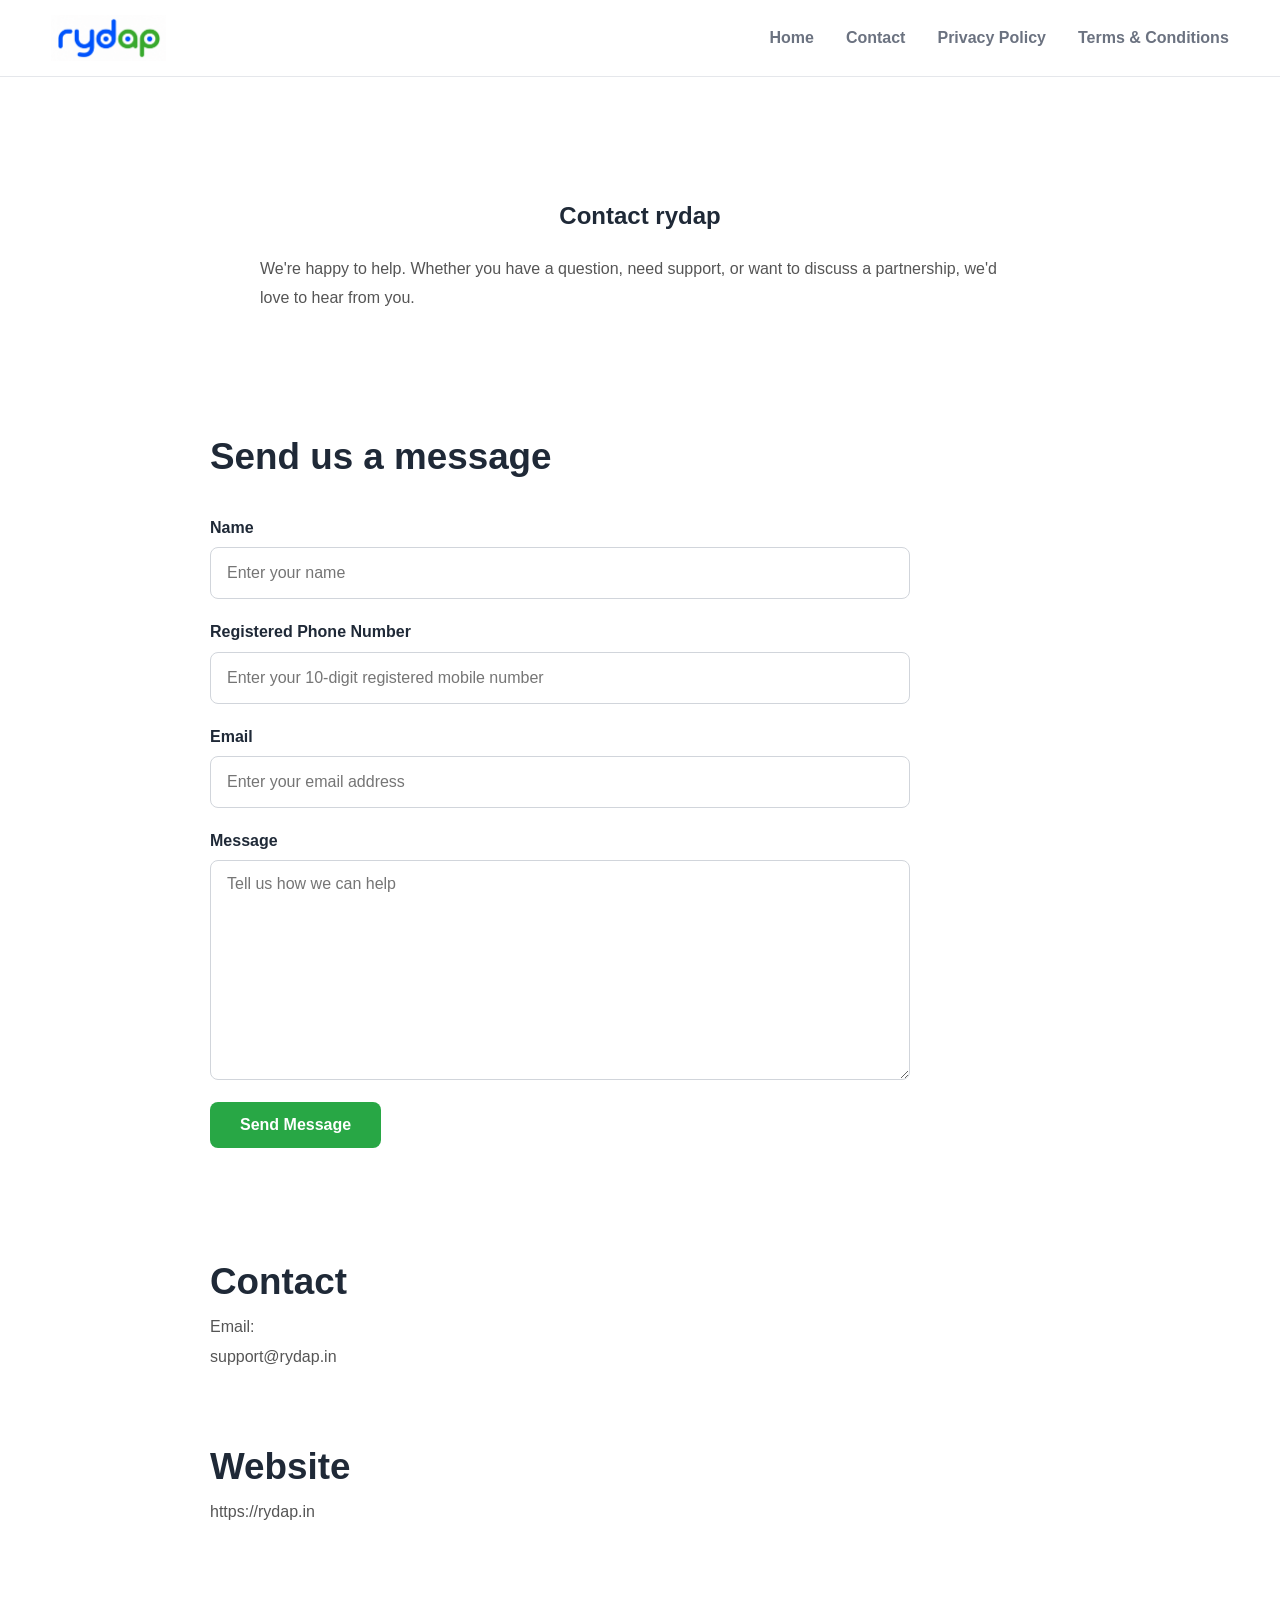
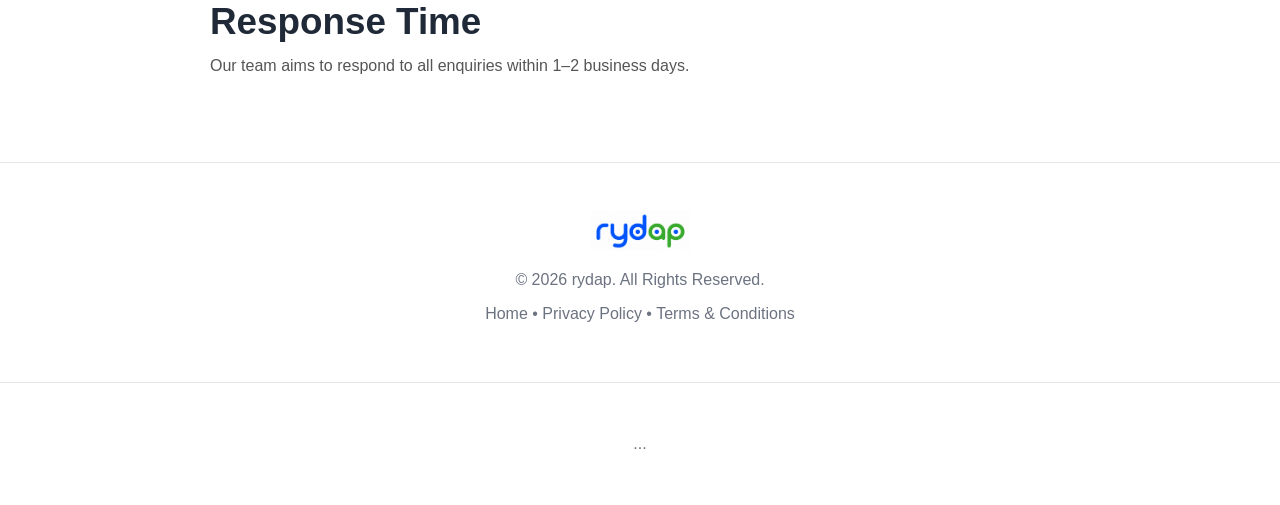
<file: _unused/old_site_2026-10-03/contact.html>
<!DOCTYPE html>
<html lang="en">

<head>

      <meta charset="UTF-8">
      <meta name="viewport" content="width=device-width, initial-scale=1.0">

      <title>Contact | rydap</title>

      <meta name="description"
            content="Contact rydap for customer support, business enquiries and partnership opportunities.">

      <link rel="stylesheet" href="css/style.css">
      <link rel="stylesheet" href="css/responsive.css">

</head>

<body>

      <header>

            <nav class="navbar">

                  <a href="index.html" class="logo">
                        <img src="images/bandi-logo.png" alt="rydap Logo" height="46">
                  </a>

                  <ul class="nav-links">

                        <li><a href="index.html">Home</a></li>
                        <li><a href="contact.html" class="active">Contact</a></li>
                        <li><a href="privacy.html">Privacy Policy</a></li>
                        <li><a href="terms.html">Terms & Conditions</a></li>

                  </ul>

            </nav>

      </header>


      <!-- <section class="container" style="padding-top:120px;padding-bottom:80px;max-width:900px;"> -->
      <section class="container legal-page">

            <h1 style="margin-bottom:20px;">Contact rydap</h1>

            <p style="margin-bottom:40px;">
                  We're happy to help. Whether you have a question, need support, or want to discuss a partnership, we'd
                  love to hear from you.
            </p>

            <div style="display:grid;gap:30px;">

<div class="support-form">

  <h2>Send us a message</h2>

  <div class="form-group">
    <label for="supportName">Name</label>
    <input
      type="text"
      id="supportName"
      placeholder="Enter your name"
    >
  </div>

  <div class="form-group">
    <label for="supportPhone">Registered Phone Number</label>
    <input
      type="tel"
      id="supportPhone"
      placeholder="Enter your 10-digit registered mobile number"
      inputmode="numeric"
      maxlength="10"
    >
  </div>

  <div class="form-group">
    <label for="supportEmail">Email</label>
    <input
      type="email"
      id="supportEmail"
      placeholder="Enter your email address"
    >
  </div>

  <div class="form-group">
    <label for="supportMessage">Message</label>
    <textarea
      id="supportMessage"
      placeholder="Tell us how we can help"
    ></textarea>
  </div>

  <button
    type="button"
    class="support-submit-btn"
    onclick="sendSupportEmail()"
  >
    Send Message
  </button>

</div>

                  <div>

                        <h2>Contact</h2>

                        <p>Email:</p>

                        <p>
                              <a href="mailto:support@rydap.in">
                                    support@rydap.in
                              </a>
                        </p>

                  </div>

                  <div>

                        <h2>Website</h2>

                        <p>

                              <a href="https://rydap.in">
                                    https://rydap.in
                              </a>

                        </p>

                  </div>

                  <div>

                        <h2>Response Time</h2>

                        <p>

                              Our team aims to respond to all enquiries within 1–2 business days.

                        </p>

                  </div>

            </div>

      </section>


      <footer>

            <img src="images/bandi-logo.png" alt="bandi Logo" height="40">

            <p>

                  © 2026 rydap. All Rights Reserved.

            </p>

            <p>

                  <a href="index.html">Home</a> •

                  <a href="privacy.html">Privacy Policy</a> •

                  <a href="terms.html">Terms & Conditions</a>

            </p>

      </footer>

      <footer>
  ...
</footer>

<script src="js/app.js"></script>

<script>
function sendSupportEmail() {

  const name = document
    .getElementById("supportName")
    .value.trim();

  const phone = document
    .getElementById("supportPhone")
    .value.trim();

  const email = document
    .getElementById("supportEmail")
    .value.trim();

  const message = document
    .getElementById("supportMessage")
    .value.trim();

  // Name mandatory
  if (!name) {
    alert("Please enter your name.");
    return;
  }

  // Valid Indian mobile number
  const phoneRegex = /^[6-9]\d{9}$/;

  if (!phoneRegex.test(phone)) {
    alert("Please enter a valid 10-digit registered mobile number.");
    return;
  }

  // Valid email
  const emailRegex = /^[^\s@]+@[^\s@]+\.[^\s@]+$/;

  if (!emailRegex.test(email)) {
    alert("Please enter a valid email address.");
    return;
  }

  // Message mandatory
  if (!message) {
    alert("Please enter your message.");
    return;
  }

  const subject =
    encodeURIComponent("rydap Support Request");

  const body =
    encodeURIComponent(
      "Name: " + name +
      "\nRegistered Phone Number: " + phone +
      "\nEmail: " + email +
      "\n\nMessage:\n" + message
    );

  window.location.href =
    "mailto:support@rydap.in" +
    "?subject=" + subject +
    "&body=" + body;
}
</script>

</body>
</html>
</file>
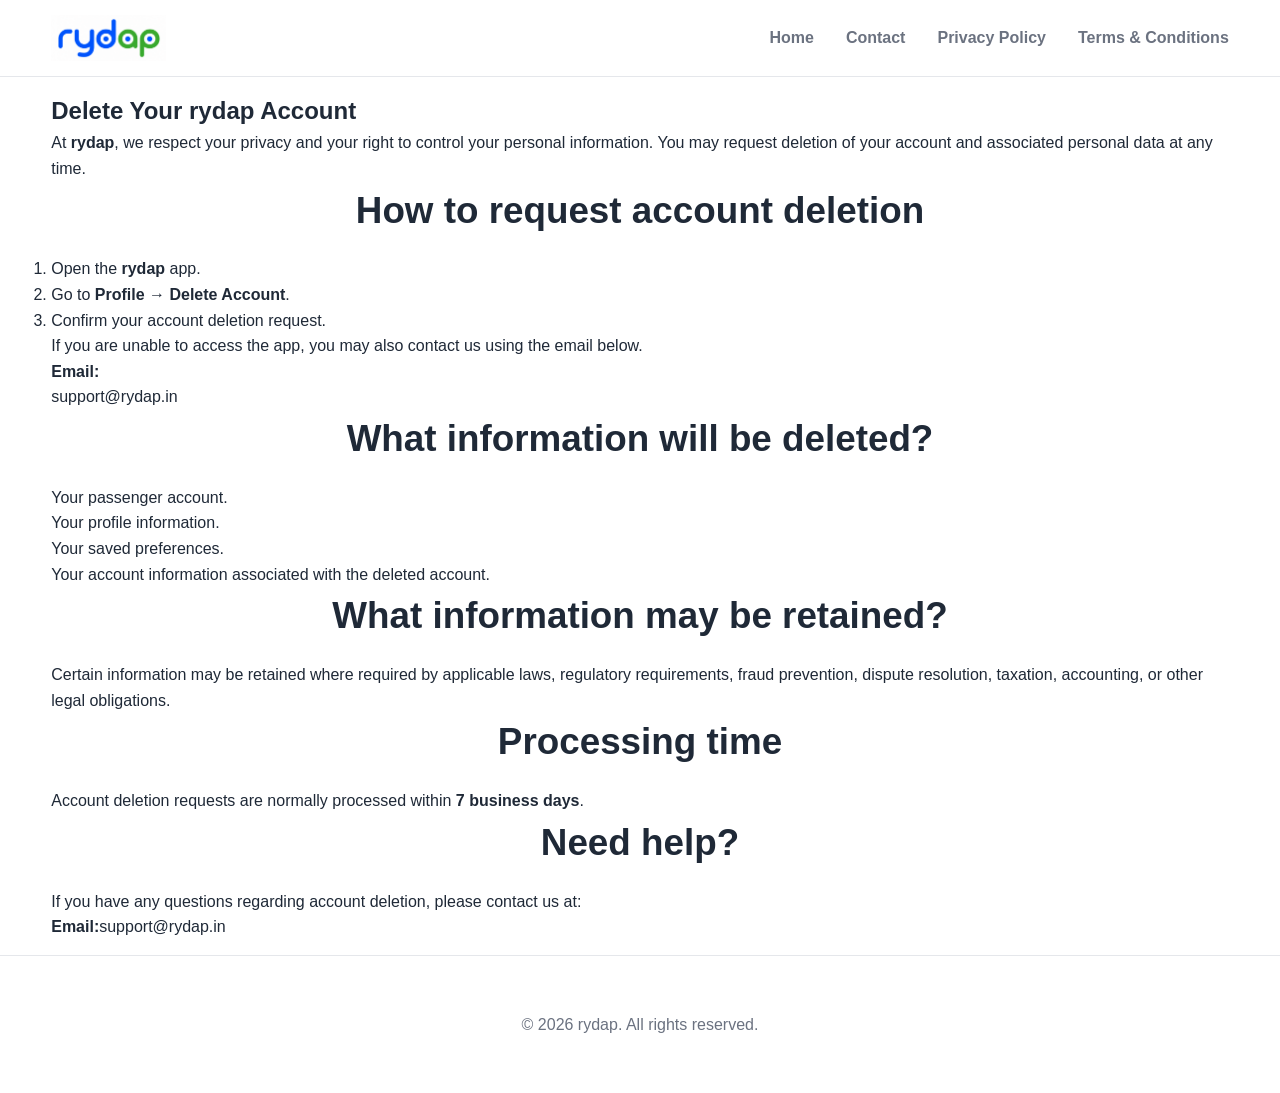
<file: _unused/old_site_2026-10-03/delete-account.html>
<!DOCTYPE html>
<html lang="en">
<head>

<meta charset="UTF-8">
<meta name="viewport" content="width=device-width, initial-scale=1.0">

<title>Delete Account | rydap</title>

<meta name="description" content="Learn how to request deletion of your rydap account and associated personal data.">

<link rel="stylesheet" href="css/style.css">
<link rel="stylesheet" href="css/responsive.css">

</head>


<body>

<header>

<nav class="navbar">

<a href="index.html" class="logo">
<img src="images/bandi-logo.png" alt="rydap Logo" height="46">
</a>

<ul class="nav-links">

<li><a href="index.html">Home</a></li>
<li><a href="contact.html">Contact</a></li>
<li><a href="privacy.html" class="active">Privacy Policy</a></li>
<li><a href="terms.html">Terms & Conditions</a></li>

</ul>

</nav>

</header>

<section class="page-section">

    <div class="container">

        <h1>Delete Your rydap Account</h1>

        <p>
            At <strong>rydap</strong>, we respect your privacy and your right to control your
            personal information. You may request deletion of your account and associated personal
            data at any time.
        </p>

        <h2>How to request account deletion</h2>

        <ol>
            <li>Open the <strong>rydap</strong> app.</li>
            <li>Go to <strong>Profile → Delete Account</strong>.</li>
            <li>Confirm your account deletion request.</li>
        </ol>

        <p>
            If you are unable to access the app, you may also contact us using the email below.
        </p>

        <p>
            <strong>Email:</strong><br>
            support@rydap.in
        </p>

        <h2>What information will be deleted?</h2>

        <ul>
            <li>Your passenger account.</li>
            <li>Your profile information.</li>
            <li>Your saved preferences.</li>
            <li>Your account information associated with the deleted account.</li>
        </ul>

        <h2>What information may be retained?</h2>

        <p>
            Certain information may be retained where required by applicable laws,
            regulatory requirements, fraud prevention, dispute resolution, taxation,
            accounting, or other legal obligations.
        </p>

        <h2>Processing time</h2>

        <p>
            Account deletion requests are normally processed within
            <strong>7 business days</strong>.
        </p>

        <h2>Need help?</h2>

        <p>
            If you have any questions regarding account deletion,
            please contact us at:
        </p>

        <p>
            <strong>Email:</strong>support@rydap.in
        </p>

    </div>

</section>

<footer>

    <div class="container">

        <p>&copy; 2026 rydap. All rights reserved.</p>

    </div>

</footer>

<script src="js/app.js"></script>

</body>
</html>
</file>
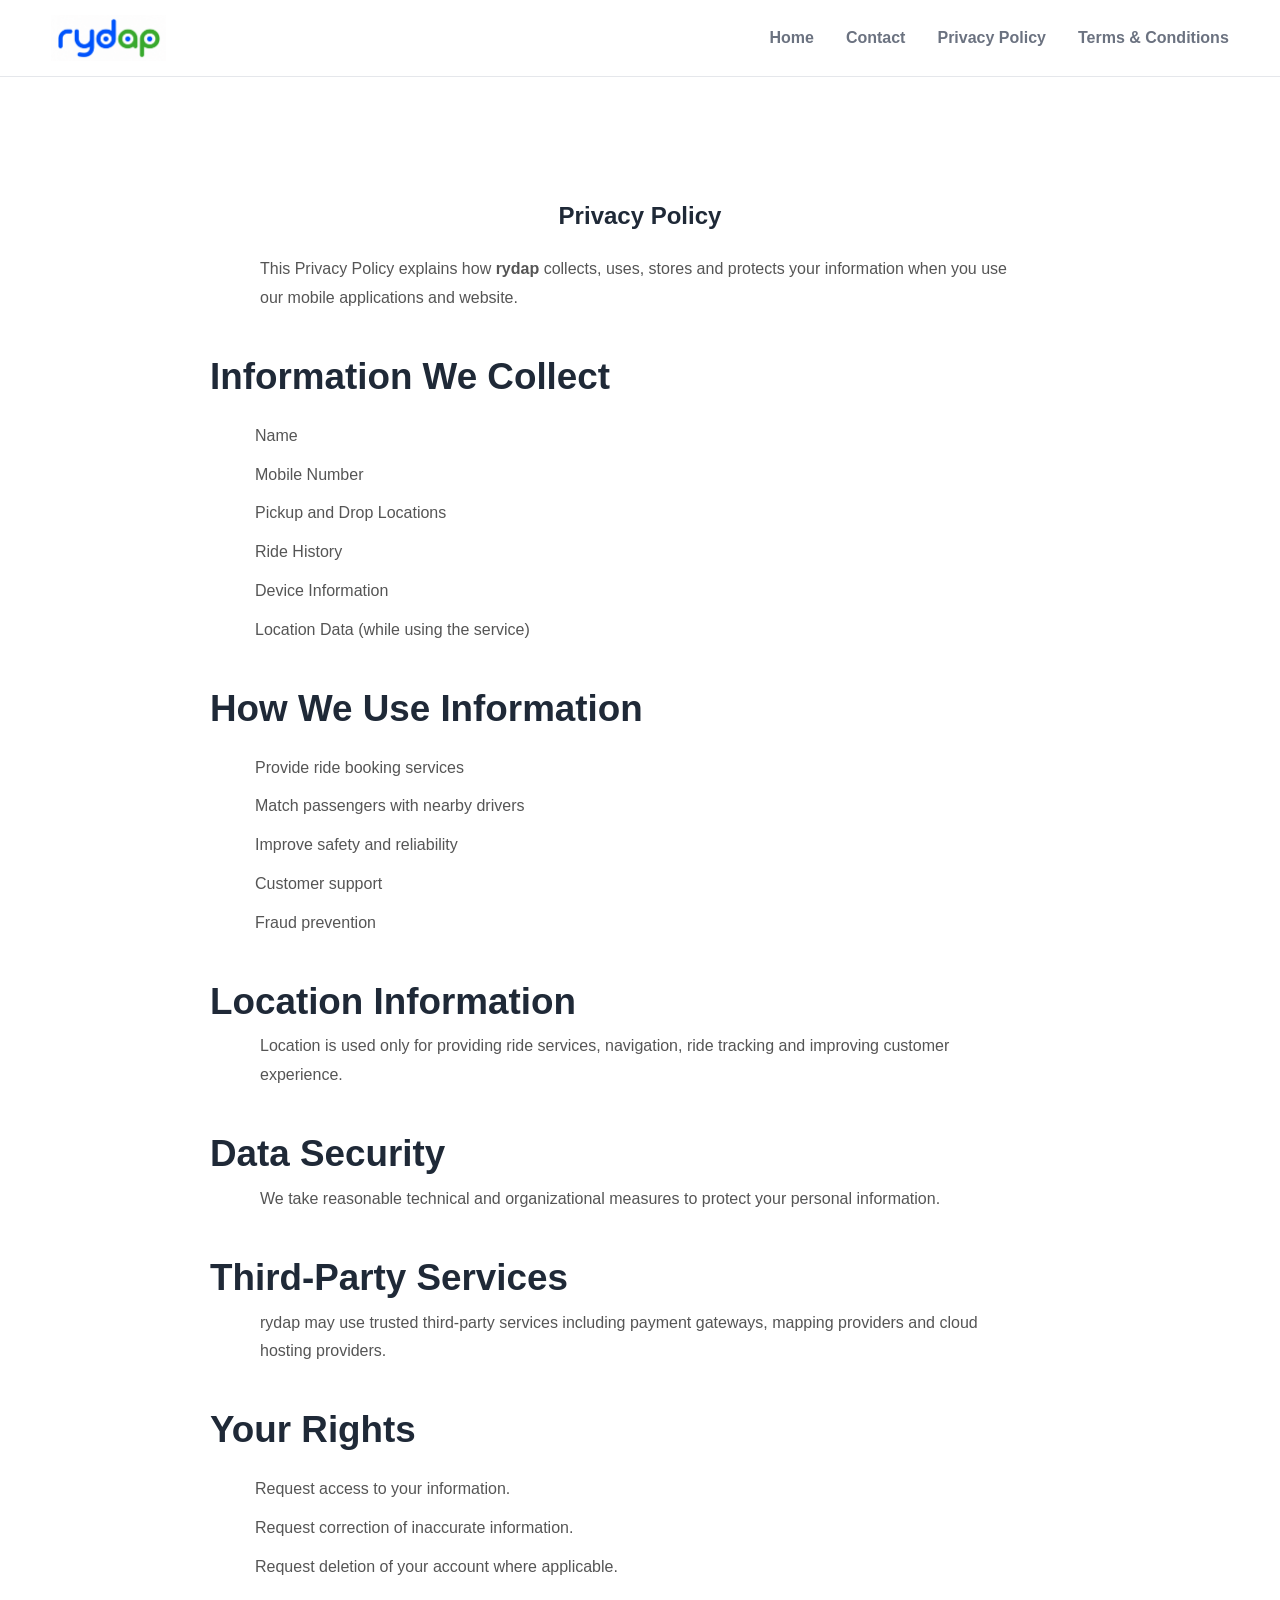
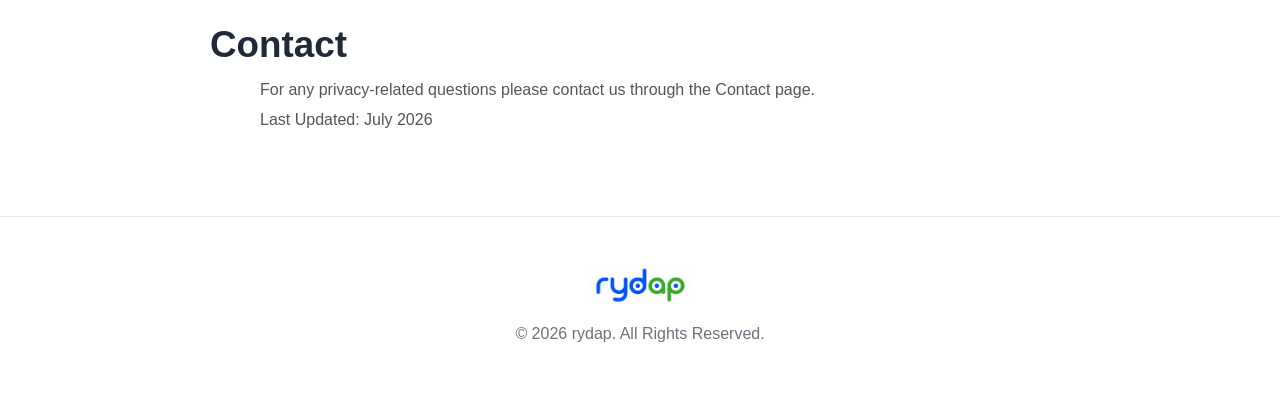
<file: _unused/old_site_2026-10-03/privacy.html>
<!DOCTYPE html>
<html lang="en">
<head>

<meta charset="UTF-8">
<meta name="viewport" content="width=device-width, initial-scale=1.0">

<title>Privacy Policy | rydap</title>

<meta name="description" content="Privacy Policy for rydap ride booking platform.">

<link rel="stylesheet" href="css/style.css">
<link rel="stylesheet" href="css/responsive.css">

</head>

<body>

<header>

<nav class="navbar">

<a href="index.html" class="logo">
<img src="images/bandi-logo.png" alt="rydap Logo" height="46">
</a>

<ul class="nav-links">

<li><a href="index.html">Home</a></li>
<li><a href="contact.html">Contact</a></li>
<li><a href="privacy.html" class="active">Privacy Policy</a></li>
<li><a href="terms.html">Terms & Conditions</a></li>

</ul>

</nav>

</header>


<!-- <section class="container" style="padding-top:120px;padding-bottom:80px;max-width:900px;"> -->
      <section class="container legal-page">

<h1 style="margin-bottom:20px;">Privacy Policy</h1>

<p>
This Privacy Policy explains how <strong>rydap</strong> collects, uses, stores and protects your information when you use our mobile applications and website.
</p>

<!-- <br> -->

<h2>Information We Collect</h2>

<ul>

<li>Name</li>
<li>Mobile Number</li>
<li>Pickup and Drop Locations</li>
<li>Ride History</li>
<li>Device Information</li>
<li>Location Data (while using the service)</li>

</ul>

<!-- <br> -->

<h2>How We Use Information</h2>

<ul>

<li>Provide ride booking services</li>
<li>Match passengers with nearby drivers</li>
<li>Improve safety and reliability</li>
<li>Customer support</li>
<li>Fraud prevention</li>

</ul>

<!-- <br> -->

<h2>Location Information</h2>

<p>

Location is used only for providing ride services, navigation, ride tracking and improving customer experience.

</p>

<!-- <br> -->

<h2>Data Security</h2>

<p>

We take reasonable technical and organizational measures to protect your personal information.

</p>

<!-- <br> -->

<h2>Third-Party Services</h2>

<p>

rydap may use trusted third-party services including payment gateways, mapping providers and cloud hosting providers.

</p>

<!-- <br> -->

<h2>Your Rights</h2>

<ul>

<li>Request access to your information.</li>

<li>Request correction of inaccurate information.</li>

<li>Request deletion of your account where applicable.</li>

</ul>

<!-- <br> -->

<h2>Contact</h2>

<p>

For any privacy-related questions please contact us through the Contact page.

</p>

<!-- <br> -->

<p>

Last Updated: July 2026

</p>

</section>


<footer>

<img src="images/bandi-logo.png" height="40" alt="rydap">

<p>

© 2026 rydap. All Rights Reserved.

</p>

</footer>

<script src="js/app.js"></script>

</body>
</html>
</file>
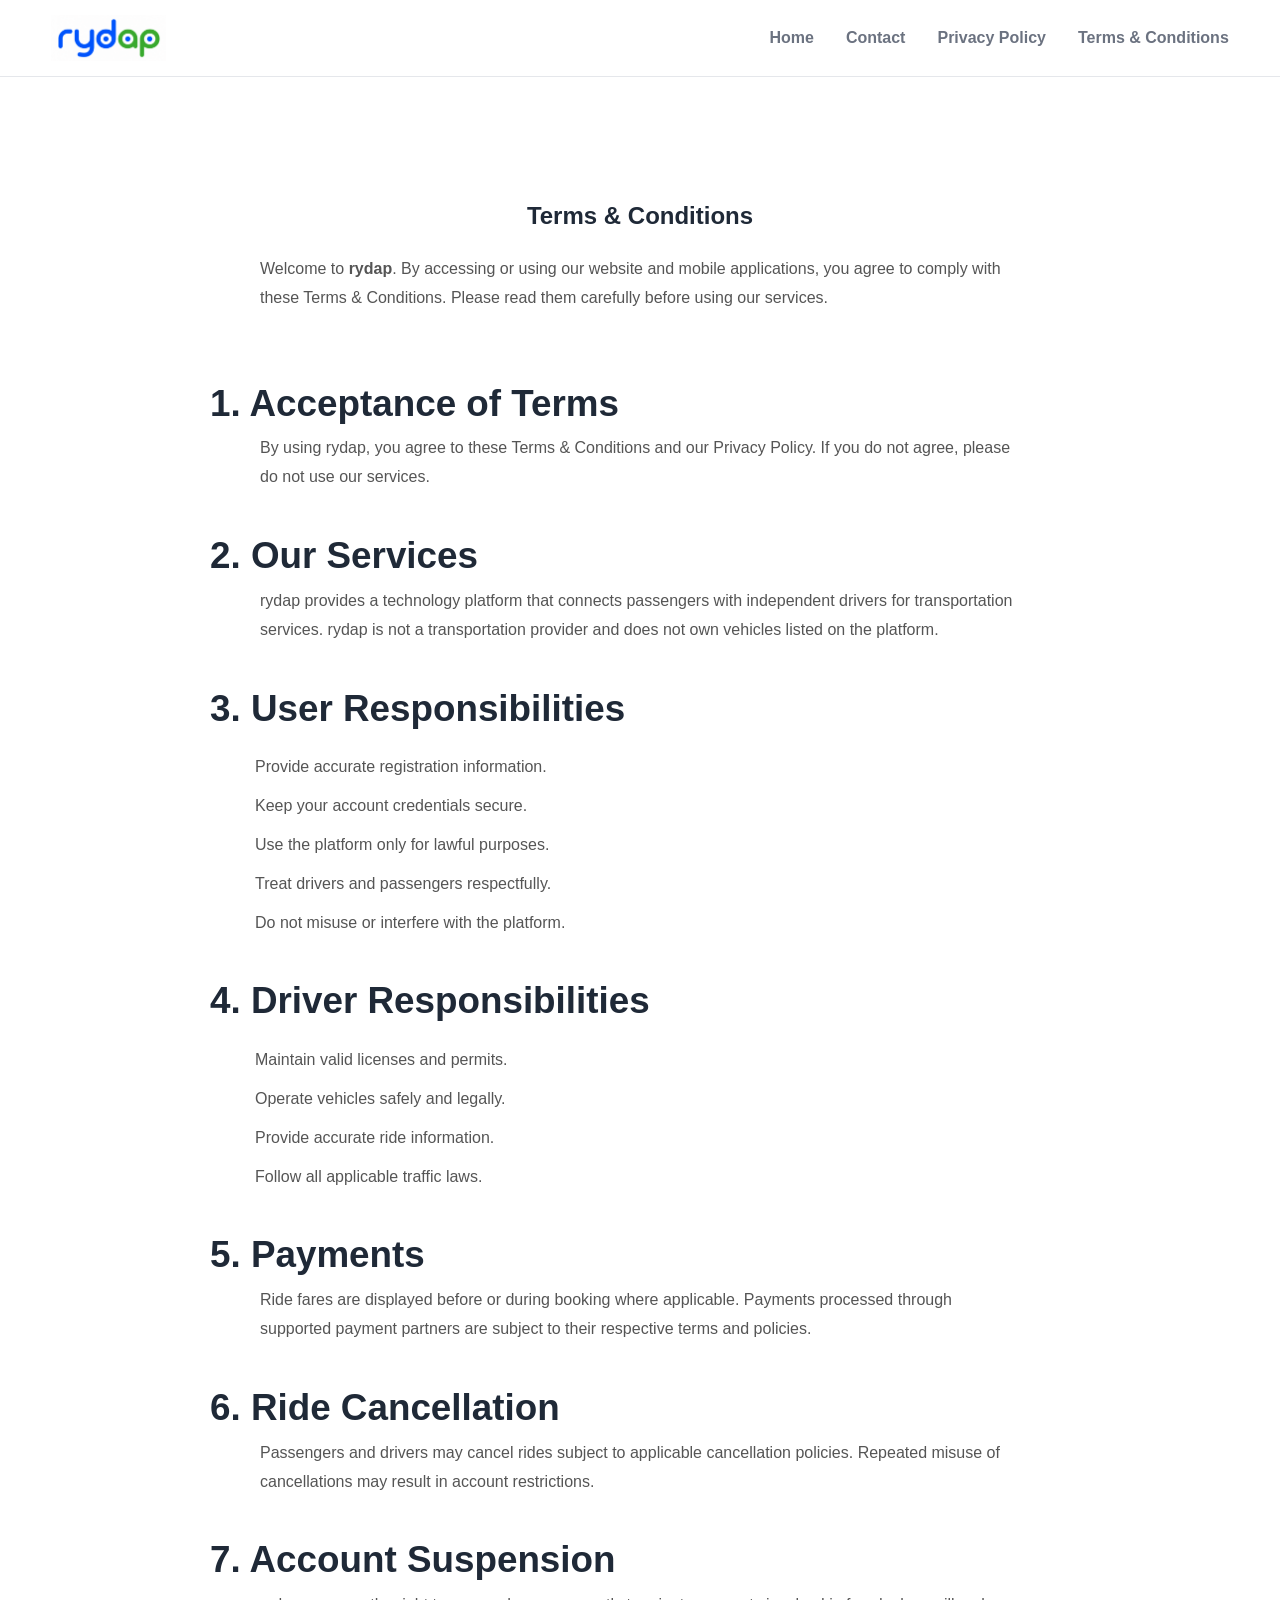
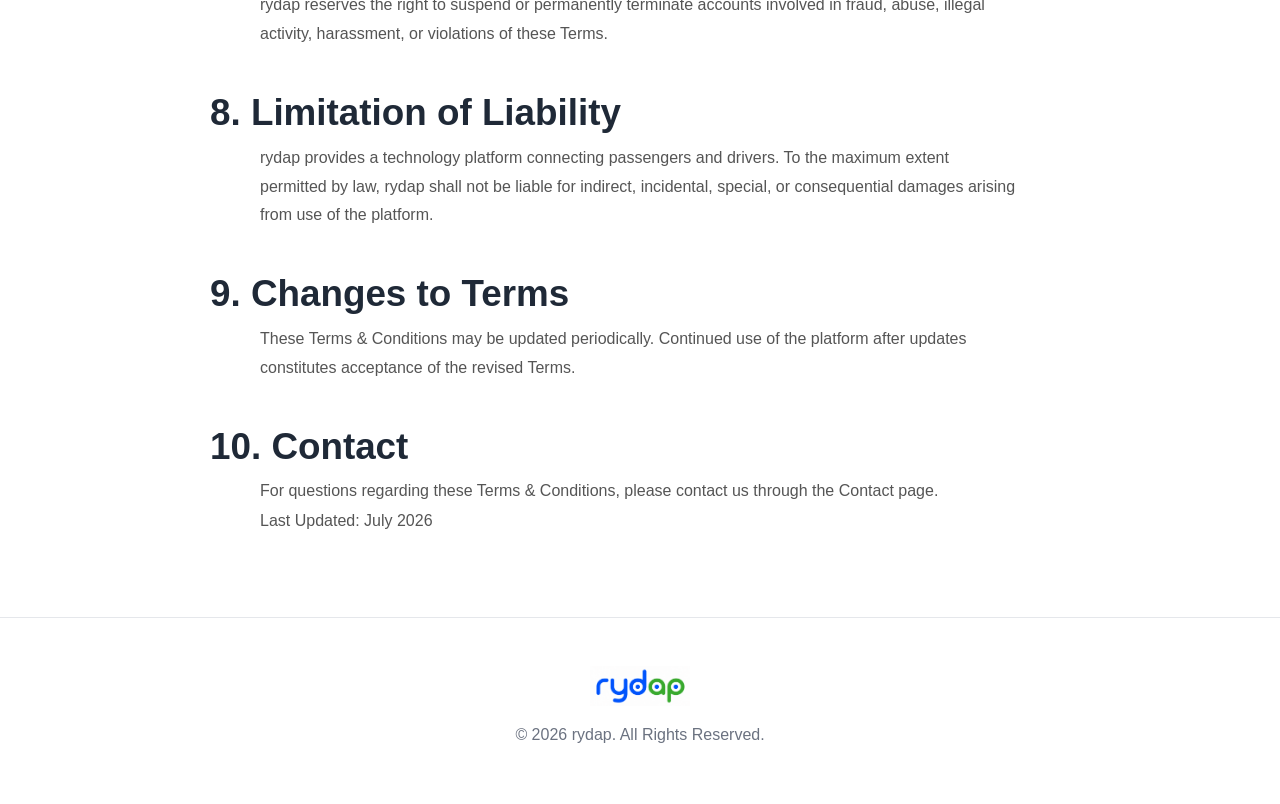
<file: _unused/old_site_2026-10-03/terms.html>
<!DOCTYPE html>
<html lang="en">

<head>

<meta charset="UTF-8">
<meta name="viewport" content="width=device-width, initial-scale=1.0">

<title>Terms & Conditions | rydap</title>

<meta name="description" content="Terms and Conditions for using the rydap ride booking platform.">

<link rel="stylesheet" href="css/style.css">
<link rel="stylesheet" href="css/responsive.css">

</head>

<body>

<header>

<nav class="navbar">

<a href="index.html" class="logo">
<img src="images/bandi-logo.png" alt="rydap Logo" height="46">
</a>

<ul class="nav-links">

<li><a href="index.html">Home</a></li>
<li><a href="contact.html">Contact</a></li>
<li><a href="privacy.html">Privacy Policy</a></li>
<li><a href="terms.html" class="active">Terms & Conditions</a></li>

</ul>

</nav>

</header>


<!-- <section class="container" style="padding-top:120px;padding-bottom:80px;max-width:900px;"> -->
    <section class="container legal-page">

<h1 style="margin-bottom:20px;">Terms & Conditions</h1>

<p>
Welcome to <strong>rydap</strong>. By accessing or using our website and mobile applications, you agree to comply with these Terms & Conditions. Please read them carefully before using our services.
</p>

<br>

<h2>1. Acceptance of Terms</h2>

<p>
By using rydap, you agree to these Terms & Conditions and our Privacy Policy. If you do not agree, please do not use our services.
</p>

<!-- <br> -->

<h2>2. Our Services</h2>

<p>
rydap provides a technology platform that connects passengers with independent drivers for transportation services. rydap is not a transportation provider and does not own vehicles listed on the platform.
</p>

<!-- <br> -->

<h2>3. User Responsibilities</h2>

<ul>

<li>Provide accurate registration information.</li>

<li>Keep your account credentials secure.</li>

<li>Use the platform only for lawful purposes.</li>

<li>Treat drivers and passengers respectfully.</li>

<li>Do not misuse or interfere with the platform.</li>

</ul>

<!-- <br> -->

<h2>4. Driver Responsibilities</h2>

<ul>

<li>Maintain valid licenses and permits.</li>

<li>Operate vehicles safely and legally.</li>

<li>Provide accurate ride information.</li>

<li>Follow all applicable traffic laws.</li>

</ul>

<!-- <br> -->

<h2>5. Payments</h2>

<p>
Ride fares are displayed before or during booking where applicable. Payments processed through supported payment partners are subject to their respective terms and policies.
</p>

<!-- <br> -->

<h2>6. Ride Cancellation</h2>

<p>
Passengers and drivers may cancel rides subject to applicable cancellation policies. Repeated misuse of cancellations may result in account restrictions.
</p>

<!-- <br> -->

<h2>7. Account Suspension</h2>

<p>
rydap reserves the right to suspend or permanently terminate accounts involved in fraud, abuse, illegal activity, harassment, or violations of these Terms.
</p>

<!-- <br> -->

<h2>8. Limitation of Liability</h2>

<p>
rydap provides a technology platform connecting passengers and drivers. To the maximum extent permitted by law, rydap shall not be liable for indirect, incidental, special, or consequential damages arising from use of the platform.
</p>

<!-- <br> -->

<h2>9. Changes to Terms</h2>

<p>
These Terms & Conditions may be updated periodically. Continued use of the platform after updates constitutes acceptance of the revised Terms.
</p>

<!-- <br> -->

<h2>10. Contact</h2>

<p>
For questions regarding these Terms & Conditions, please contact us through the Contact page.
</p>

<!-- <br> -->

<p>

Last Updated: July 2026

</p>

</section>


<footer>

<img src="images/bandi-logo.png" alt="rydap Logo" height="40">

<p>

© 2026 rydap. All Rights Reserved.

</p>

</footer>

<script src="js/app.js"></script>

</body>
</html>
</file>
<file: css/site.css>
/* rydap.in — one stylesheet for every page (Oct 2026) */
:root {
  --blue: #0054fd;
  --blue-dark: #0040c4;
  --blue-soft: #eaf1ff;
  --green: #1e8e3e;
  --green-bright: #27ae60;
  --green-soft: #e8f6ec;
  --ink: #0f172a;
  --text: #334155;
  --muted: #64748b;
  --line: #e5e9f0;
  --bg: #ffffff;
  --bg-soft: #f6f8fb;
  --amber: #b45309;
  --radius: 18px;
  --shadow: 0 10px 30px rgba(15, 23, 42, 0.08);
  --shadow-lg: 0 30px 60px rgba(15, 23, 42, 0.16);
  --max: 1160px;
}

* { box-sizing: border-box; margin: 0; padding: 0; }
html { scroll-behavior: smooth; -webkit-text-size-adjust: 100%; }
body {
  font-family: "Inter", system-ui, -apple-system, "Segoe UI", Roboto, sans-serif;
  color: var(--text);
  background: var(--bg);
  font-size: 16px;
  line-height: 1.65;
  -webkit-font-smoothing: antialiased;
}
h1, h2, h3, h4 { font-family: "Plus Jakarta Sans", "Inter", sans-serif; color: var(--ink); line-height: 1.2; letter-spacing: -0.01em; }
a { color: var(--blue); text-decoration: none; }
a:hover { text-decoration: underline; }
img { max-width: 100%; display: block; }
.container { width: 100%; max-width: var(--max); margin: 0 auto; padding: 0 20px; }
.sr-only { position: absolute; width: 1px; height: 1px; overflow: hidden; clip: rect(0 0 0 0); }

/* ---------------- header ---------------- */
.site-header {
  position: sticky; top: 0; z-index: 50;
  background: rgba(255, 255, 255, 0.86);
  backdrop-filter: saturate(180%) blur(14px);
  -webkit-backdrop-filter: saturate(180%) blur(14px);
  border-bottom: 1px solid transparent;
  transition: border-color .2s, box-shadow .2s;
}
.site-header.scrolled { border-bottom-color: var(--line); box-shadow: 0 6px 20px rgba(15, 23, 42, .05); }
.nav { display: flex; align-items: center; justify-content: space-between; height: 68px; }
.brand img { height: 34px; width: auto; }
.nav-links { display: flex; align-items: center; gap: 28px; list-style: none; }
.nav-links a { color: var(--ink); font-weight: 500; font-size: 15px; }
.nav-links a:hover { color: var(--blue); text-decoration: none; }
.nav-links a.active { color: var(--blue); }
.nav-cta { display: flex; align-items: center; gap: 12px; }
.menu-btn { display: none; background: none; border: 0; width: 42px; height: 42px; border-radius: 10px; cursor: pointer; }
.menu-btn span { display: block; width: 22px; height: 2px; background: var(--ink); margin: 5px auto; border-radius: 2px; transition: .2s; }

/* ---------------- buttons ---------------- */
.btn {
  display: inline-flex; align-items: center; justify-content: center; gap: 8px;
  font-weight: 600; font-size: 15px; border-radius: 999px; padding: 12px 22px;
  border: 1.5px solid transparent; cursor: pointer; transition: transform .15s, box-shadow .15s, background .15s;
  white-space: nowrap;
}
.btn:hover { text-decoration: none; transform: translateY(-1px); }
.btn-primary { background: var(--blue); color: #fff; box-shadow: 0 8px 20px rgba(0, 84, 253, .25); }
.btn-primary:hover { background: var(--blue-dark); }
.btn-green { background: var(--green); color: #fff; box-shadow: 0 8px 20px rgba(30, 142, 62, .25); }
.btn-green:hover { background: #18773a; }
.btn-ghost { background: #fff; color: var(--ink); border-color: var(--line); }
.btn-ghost:hover { border-color: #cbd5e1; }
.btn-sm { padding: 9px 16px; font-size: 14px; }

/* ---------------- hero ---------------- */
.hero {
  position: relative; overflow: hidden;
  background:
    radial-gradient(900px 500px at 85% 10%, rgba(0, 84, 253, .10), transparent 60%),
    radial-gradient(700px 500px at 0% 90%, rgba(30, 142, 62, .10), transparent 60%),
    linear-gradient(180deg, #fff, var(--bg-soft));
  padding: 72px 0 90px;
}
.hero-grid { display: grid; grid-template-columns: 1.05fr 1fr; gap: 48px; align-items: center; }
.eyebrow {
  display: inline-flex; align-items: center; gap: 8px; font-size: 13.5px; font-weight: 600;
  color: var(--green); background: var(--green-soft); padding: 6px 12px; border-radius: 999px;
}
.hero h1 { font-size: clamp(36px, 5.4vw, 60px); font-weight: 800; margin: 18px 0 16px; }
.hero h1 .b { color: var(--blue); }
.hero h1 .g { color: var(--green); }
.hero .lead { font-size: 18.5px; color: var(--text); max-width: 560px; }
.hero-actions { display: flex; flex-wrap: wrap; gap: 12px; margin-top: 28px; }
.hero-duo { display: grid; grid-template-columns: auto auto; gap: 18px 28px; margin-top: 28px; justify-content: start; }
.duo .btn { min-width: 190px; }
.duo-points { list-style: none; margin-top: 14px; display: grid; gap: 8px; }
.duo-points li { display: flex; align-items: center; gap: 8px; font-size: 14.5px; color: var(--ink); }
.duo-points b { font-weight: 700; }
@media (min-width: 761px) { .duo-points li { white-space: nowrap; } }
.tick.b { background: var(--blue-soft); color: var(--blue); }
.hero-points { display: flex; flex-wrap: wrap; gap: 10px 22px; margin-top: 28px; list-style: none; }
.hero-points li { display: flex; align-items: center; gap: 8px; font-size: 14.5px; color: var(--ink); font-weight: 500; }
.tick { width: 20px; height: 20px; border-radius: 50%; background: var(--green-soft); color: var(--green); display: inline-grid; place-items: center; font-size: 12px; font-weight: 800; flex: none; }

/* ---------------- phone mockups ---------------- */
.phones-wrap { --s: 1; width: calc(560px * var(--s)); height: calc(580px * var(--s)); margin: 0 auto; }
.phones { position: relative; width: 560px; height: 580px; transform: scale(var(--s)); transform-origin: top left; }
.phone {
  position: absolute; width: 270px; height: 550px; border-radius: 40px; background: #0b1220; padding: 11px;
  box-shadow: var(--shadow-lg);
}
.phone .screen { width: 100%; height: 100%; border-radius: 30px; background: #fff; overflow: hidden; position: relative; display: flex; flex-direction: column; }
.phone .notch { position: absolute; top: 8px; left: 50%; transform: translateX(-50%); width: 84px; height: 20px; background: #0b1220; border-radius: 12px; z-index: 2; }
.phone.p1 { left: 0; top: 0; transform: rotate(-4deg); z-index: 2; }
.phone.p2 { right: 0; top: 30px; transform: rotate(5deg); }
.app-bar { display: flex; align-items: center; justify-content: space-between; padding: 34px 12px 9px; background: #fff; box-shadow: 0 2px 4px rgba(0,0,0,.06); position: relative; z-index: 1; }
.app-bar img { height: 20px; }
.hdr-r { display: flex; align-items: center; gap: 8px; }
.seg { display: flex; font-size: 10.5px; font-weight: 600; }
.seg span { padding: 3px 8px; border: 1px solid #ddd; color: #000; background: #fff; }
.seg span:first-child { border-radius: 20px 0 0 20px; }
.seg span:last-child { border-radius: 0 20px 20px 0; border-left: 0; }
.seg span.on { background: #28a745; color: #fff; border-color: #28a745; }
.prof { width: 24px; height: 24px; }
.home-body { flex: 1; padding: 28px 18px 0; display: flex; flex-direction: column; }
.greet { font-size: 15px; color: #111; }
.ask { font-size: 18px; color: #475569; margin-top: 4px; font-weight: 500; }
.search { margin-top: 18px; border: 1px solid #dde2ea; border-radius: 22px; padding: 10px 14px; font-size: 12.5px; color: #94a3b8; display: flex; align-items: center; gap: 8px; }
.search i { color: var(--green-bright); font-style: normal; }
.chips { display: flex; gap: 8px; margin-top: 12px; }
.chip-s { font-size: 11px; font-weight: 600; color: var(--green-bright); border: 1px solid #dde2ea; border-radius: 14px; padding: 4px 10px; }
.mii { margin: auto auto 16px; width: 96px; opacity: .9; }
.alert-body { flex: 1; background: #f4f6f8; }
.alert-head { display: flex; align-items: center; gap: 7px; background: #fff; padding: 8px 12px; border-bottom: 1px solid #28a745; font-size: 13.5px; color: #1f2328; }
.alert-head .bell { font-size: 12px; }
.alert-head .count { min-width: 24px; height: 24px; border-radius: 12px; background: #28a745; color: #fff; font-weight: 800; font-size: 12px; display: grid; place-items: center; }
.alert-card { margin: 10px; background: #fff; border: 1px solid #28a745; border-radius: 14px; padding: 10px 11px; box-shadow: 0 2px 6px rgba(0,0,0,.06); }
.stop { display: flex; }
.stop .mk { width: 14px; display: flex; flex-direction: column; align-items: center; padding-top: 6px; }
.stop .pdot { width: 8px; height: 8px; border-radius: 3px; background: #28a745; }
.stop .conn { flex: 1; width: 2px; background: #d0d5da; margin-top: 3px; }
.stop .pin { font-size: 11px; line-height: 1; }
.stop .sb { flex: 1; padding: 0 0 8px 7px; font-size: 11.5px; color: #1f2328; line-height: 1.45; }
.stop .km { font-weight: 800; font-size: 12.5px; }
.stop .ad { color: #4b5563; font-size: 11px; }
.stop .ad b { color: #1f2328; }
.act { display: flex; align-items: center; gap: 6px; margin-top: 4px; }
.act .fare { flex: 1; font-size: 19px; font-weight: 700; color: #28a745; font-family: "Plus Jakarta Sans", sans-serif; }
.act .x { width: 28px; height: 28px; border-radius: 50%; background: #c62828; color: #fff; font-size: 13px; font-weight: 800; display: grid; place-items: center; }
.act .acc { position: relative; width: 104px; height: 30px; border-radius: 15px; border: 2px solid #28a745; overflow: hidden; display: grid; place-items: center; }
.act .fill { position: absolute; left: 0; top: 0; bottom: 0; width: 38%; background: rgba(40,167,69,.18); }
.act .txt { position: relative; color: #007bff; font-weight: 700; font-size: 12px; }

/* ---------------- sections ---------------- */
section { padding: 90px 0; }
.section-head { max-width: 720px; margin-bottom: 44px; }
.section-head.center { margin-left: auto; margin-right: auto; text-align: center; }
.kicker { font-size: 13px; font-weight: 700; letter-spacing: .08em; text-transform: uppercase; color: var(--blue); }
.kicker.g { color: var(--green); }
.section-head h2 { font-size: clamp(28px, 3.6vw, 42px); font-weight: 800; margin: 10px 0 14px; }
.section-head p { font-size: 17.5px; }
.soft { background: var(--bg-soft); }

/* facts strip */
.facts { padding: 0; margin-top: -46px; position: relative; z-index: 3; }
.facts-grid { display: grid; grid-template-columns: repeat(4, 1fr); background: #fff; border: 1px solid var(--line); border-radius: 22px; box-shadow: var(--shadow); }
.fact { padding: 22px 24px; border-right: 1px solid var(--line); }
.fact:last-child { border-right: 0; }
.fact strong { display: block; font-family: "Plus Jakarta Sans", sans-serif; font-size: 26px; color: var(--ink); font-weight: 800; }
.fact span { font-size: 14px; color: var(--muted); }

/* feature cards */
.cards { display: grid; grid-template-columns: repeat(3, 1fr); gap: 20px; }
.card {
  background: #fff; border: 1px solid var(--line); border-radius: var(--radius); padding: 26px;
  transition: transform .2s, box-shadow .2s, border-color .2s;
}
.card:hover { transform: translateY(-3px); box-shadow: var(--shadow); border-color: #d7deea; }
.icon { width: 46px; height: 46px; border-radius: 14px; display: grid; place-items: center; font-size: 22px; margin-bottom: 16px; }
.icon.b { background: var(--blue-soft); }
.icon.g { background: var(--green-soft); }
.card h3 { font-size: 18px; margin-bottom: 8px; }
.card p { font-size: 15px; color: var(--text); }

/* steps */
.steps { display: grid; grid-template-columns: repeat(3, 1fr); gap: 20px; margin-top: 46px; counter-reset: step; }
.step { position: relative; padding: 24px 24px 24px 76px; background: #fff; border-radius: var(--radius); border: 1px solid var(--line); }
.step::before {
  counter-increment: step; content: counter(step);
  position: absolute; left: 22px; top: 22px; width: 38px; height: 38px; border-radius: 12px;
  background: var(--blue); color: #fff; font-weight: 800; display: grid; place-items: center; font-family: "Plus Jakarta Sans", sans-serif;
}
.steps.g .step::before { background: var(--green); }
.step h4 { font-size: 16.5px; margin-bottom: 4px; }
.step p { font-size: 14.5px; }

/* driver band */
.drive {
  background:
    radial-gradient(800px 400px at 100% 0%, rgba(39, 174, 96, .25), transparent 60%),
    linear-gradient(160deg, #0b1d4d, #062a6b 55%, #0a3d2a);
  color: #dbe5f7;
}
.drive h2, .drive h3, .drive h4 { color: #fff; }
.drive .kicker { color: #7ee2a3; }
.drive .section-head p { color: #c4d2ea; }
.drive .card { background: rgba(255, 255, 255, .06); border-color: rgba(255, 255, 255, .12); }
.drive .card:hover { background: rgba(255, 255, 255, .09); box-shadow: none; }
.drive .card p { color: #c4d2ea; }
.drive .icon.g { background: rgba(126, 226, 163, .16); }
.drive .step { background: rgba(255, 255, 255, .06); border-color: rgba(255, 255, 255, .12); }
.drive .step p { color: #c4d2ea; }
.earn-note { margin-top: 30px; padding: 18px 22px; border-radius: 16px; background: rgba(255, 255, 255, .07); border: 1px dashed rgba(255, 255, 255, .25); font-size: 14.5px; color: #c4d2ea; }
.earn-note b { color: #fff; }

/* safety split */
.split { display: grid; grid-template-columns: 1fr 1fr; gap: 50px; align-items: center; }
.checklist { list-style: none; display: grid; gap: 14px; }
.checklist li { display: flex; gap: 12px; align-items: flex-start; font-size: 16px; }
.checklist li .tick { margin-top: 3px; }
.checklist b { color: var(--ink); }
.sos-card { background: #fff; border-radius: 24px; border: 1px solid var(--line); box-shadow: var(--shadow); padding: 28px; }
.sos-card .sos-h { display: flex; align-items: center; gap: 12px; }
.sos-badge { width: 48px; height: 48px; border-radius: 50%; background: #fdecea; color: #d93025; display: grid; place-items: center; font-weight: 800; font-family: "Plus Jakarta Sans", sans-serif; }
.sos-actions { display: grid; gap: 10px; margin-top: 18px; }
.sos-actions span { display: block; text-align: center; padding: 12px; border-radius: 14px; font-weight: 700; }

/* about */
.about-grid { display: grid; grid-template-columns: 1.2fr .8fr; gap: 50px; align-items: center; }
.about-grid p + p { margin-top: 14px; }
.india-card { background: linear-gradient(180deg, #fff, var(--bg-soft)); border: 1px solid var(--line); border-radius: 24px; padding: 34px; text-align: center; }
.india-card img { margin: 0 auto 18px; width: 200px; }
.flag-bar { height: 6px; border-radius: 3px; background: linear-gradient(90deg, #ff9933 33%, #fff 33% 66%, #138808 66%); border: 1px solid var(--line); margin: 18px auto 0; width: 160px; }

/* download */
.apps { display: grid; grid-template-columns: 1fr 1fr; gap: 22px; }
.app-card { border-radius: 24px; padding: 30px; border: 1px solid var(--line); background: #fff; display: flex; flex-direction: column; gap: 10px; }
.app-card.pass { background: linear-gradient(160deg, #fff, var(--blue-soft)); }
.app-card.drv { background: linear-gradient(160deg, #fff, var(--green-soft)); }
.app-card h3 { font-size: 22px; }
.store-btn { display: inline-flex; align-items: center; gap: 12px; background: #0b1220; color: #fff; border-radius: 14px; padding: 10px 18px; width: fit-content; margin-top: 8px; }
.store-btn:hover { text-decoration: none; }
.store-btn small { display: block; font-size: 11px; opacity: .8; line-height: 1.2; }
.store-btn b { display: block; font-size: 16px; line-height: 1.2; }
.store-btn[aria-disabled="true"] { opacity: .85; cursor: default; }

/* faq */
.faq { max-width: 820px; margin: 0 auto; }
.faq details { border: 1px solid var(--line); border-radius: 16px; background: #fff; margin-bottom: 12px; overflow: hidden; }
.faq summary { cursor: pointer; padding: 18px 22px; font-weight: 600; color: var(--ink); list-style: none; display: flex; justify-content: space-between; gap: 16px; }
.faq summary::-webkit-details-marker { display: none; }
.faq summary::after { content: "+"; font-size: 22px; line-height: 1; color: var(--blue); transition: transform .2s; }
.faq details[open] summary::after { transform: rotate(45deg); }
.faq details p { padding: 0 22px 20px; font-size: 15.5px; }

/* ---------------- footer ---------------- */
.site-footer { background: #0b1220; color: #9fb0c8; padding: 60px 0 28px; font-size: 14.5px; }
.footer-grid { display: grid; grid-template-columns: 1.4fr 1fr 1fr 1fr; gap: 30px; }
.site-footer h4 { color: #fff; font-size: 14px; margin-bottom: 14px; letter-spacing: .02em; }
.site-footer ul { list-style: none; display: grid; gap: 9px; }
.site-footer a { color: #c9d6ea; }
.site-footer a:hover { color: #fff; }
.footer-logo { height: 30px; width: auto; margin-bottom: 14px; }
.footer-bottom { border-top: 1px solid rgba(255, 255, 255, .1); margin-top: 40px; padding-top: 22px; display: flex; justify-content: space-between; gap: 16px; flex-wrap: wrap; }

/* ---------------- document pages (terms / privacy / delete / contact) ---------------- */
.doc-hero { background: linear-gradient(180deg, var(--bg-soft), #fff); border-bottom: 1px solid var(--line); padding: 56px 0 40px; }
.doc-hero h1 { font-size: clamp(30px, 4vw, 44px); font-weight: 800; }
.doc-hero p { color: var(--muted); margin-top: 10px; font-size: 15px; }
.doc-hero .crumbs { font-size: 13.5px; color: var(--muted); margin-bottom: 12px; }
.doc-layout { display: grid; grid-template-columns: 250px 1fr; gap: 56px; padding: 48px 20px 90px; }
.toc { position: sticky; top: 92px; align-self: start; max-height: calc(100vh - 110px); overflow: auto; font-size: 14px; }
.toc h4 { font-size: 12px; text-transform: uppercase; letter-spacing: .08em; color: var(--muted); margin-bottom: 12px; }
.toc ol { list-style: none; display: grid; gap: 2px; counter-reset: toc; }
.toc a { display: block; color: var(--text); padding: 6px 10px; border-radius: 8px; border-left: 2px solid transparent; }
.toc a:hover { background: var(--bg-soft); text-decoration: none; }
.toc a.on { color: var(--blue); border-left-color: var(--blue); background: var(--blue-soft); }
.doc { max-width: 760px; color: #2b3647; font-size: 16.5px; line-height: 1.75; }
.doc h2 { font-size: 22px; font-weight: 700; margin: 44px 0 12px; scroll-margin-top: 90px; padding-top: 4px; }
.doc h2:first-child { margin-top: 0; }
.doc h3 { font-size: 17px; font-weight: 700; margin: 24px 0 8px; }
.doc p { margin: 0 0 14px; }
.doc ul, .doc ol { margin: 0 0 16px 22px; }
.doc li { margin: 6px 0; }
.doc strong { color: var(--ink); }
.doc .callout { background: var(--blue-soft); border: 1px solid #d3e1ff; border-radius: 14px; padding: 16px 18px; margin: 18px 0; font-size: 15.5px; }
.doc .callout.g { background: var(--green-soft); border-color: #cdeccf; }
.doc table { width: 100%; border-collapse: collapse; margin: 10px 0 20px; font-size: 15px; }
.doc th, .doc td { border: 1px solid var(--line); padding: 10px 12px; text-align: left; vertical-align: top; }
.doc th { background: var(--bg-soft); color: var(--ink); font-weight: 600; }
.doc-meta { display: flex; gap: 10px; flex-wrap: wrap; margin-top: 16px; }
.doc-meta span { font-size: 13px; background: #fff; border: 1px solid var(--line); border-radius: 999px; padding: 5px 12px; color: var(--text); }

/* contact */
.contact-grid { display: grid; grid-template-columns: 1.2fr .8fr; gap: 30px; padding: 48px 20px 90px; }
.form-card, .info-card { background: #fff; border: 1px solid var(--line); border-radius: 22px; padding: 28px; }
.form-card h2, .info-card h2 { font-size: 20px; margin-bottom: 18px; }
.field { margin-bottom: 16px; }
.field label { display: block; font-weight: 600; font-size: 14px; color: var(--ink); margin-bottom: 6px; }
.field input, .field textarea, .field select {
  width: 100%; font: inherit; font-size: 15px; padding: 12px 14px; border-radius: 12px; border: 1px solid #d5dbe5; background: #fff; color: var(--ink);
}
.field textarea { min-height: 130px; resize: vertical; }
.field input:focus, .field textarea:focus, .field select:focus { outline: none; border-color: var(--blue); box-shadow: 0 0 0 3px rgba(0, 84, 253, .12); }
.info-item { display: flex; gap: 14px; padding: 14px 0; border-bottom: 1px solid var(--line); }
.info-item:last-child { border-bottom: 0; }
.info-item .icon { margin: 0; flex: none; }
.form-note { font-size: 13px; color: var(--muted); margin-top: 10px; }

/* reveal on scroll */
.reveal { opacity: 0; transform: translateY(18px); transition: opacity .6s ease, transform .6s ease; }
.reveal.in { opacity: 1; transform: none; }
@media (prefers-reduced-motion: reduce) {
  .reveal { opacity: 1; transform: none; transition: none; }
  html { scroll-behavior: auto; }
}

/* ---------------- responsive ---------------- */
@media (max-width: 1000px) {
  .hero-grid, .split, .about-grid { grid-template-columns: 1fr; }
  .phones-wrap { margin-top: 10px; }
  .cards { grid-template-columns: 1fr 1fr; }
  .steps { grid-template-columns: 1fr; }
  .footer-grid { grid-template-columns: 1fr 1fr; }
  .doc-layout { grid-template-columns: 1fr; gap: 24px; }
  .toc { position: static; max-height: none; border: 1px solid var(--line); border-radius: 14px; padding: 16px; }
  .contact-grid { grid-template-columns: 1fr; }
}
@media (max-width: 760px) {
  .nav-links {
    position: fixed; top: 68px; left: 0; right: 0; flex-direction: column; align-items: stretch; gap: 0;
    background: #fff; border-bottom: 1px solid var(--line); padding: 8px 20px 16px; display: none;
    box-shadow: 0 16px 30px rgba(15, 23, 42, .08);
  }
  .nav-links.open { display: flex; }
  .nav-links li a { display: block; padding: 12px 4px; border-bottom: 1px solid var(--line); }
  .menu-btn { display: block; }
  .nav-cta .btn { display: none; }
  .hero { padding: 44px 0 80px; }
  .hero .lead { font-size: 17px; }
  .hero-duo { grid-template-columns: 1fr; gap: 22px; }
  .phones-wrap { --s: .62; }
  .facts-grid { grid-template-columns: 1fr 1fr; }
  .fact:nth-child(2) { border-right: 0; }
  .fact:nth-child(-n+2) { border-bottom: 1px solid var(--line); }
  .cards, .apps { grid-template-columns: 1fr; }
  section { padding: 64px 0; }
  .footer-grid { grid-template-columns: 1fr; }
  .doc { font-size: 16px; }
}
@media (max-width: 420px) {
  .phones-wrap { --s: .58; }
}
@media print {
  .site-header, .site-footer, .toc, .menu-btn { display: none !important; }
  .doc-layout { display: block; padding: 0; }
  .doc { max-width: none; font-size: 12pt; }
  a { color: inherit; }
}
</file>
<file: _unused/old_site_2026-10-03/css/style.css>
:root{
  --primary:#1E4DFF;
  --secondary:#198F18;
  --text:#1f2937;
  --muted:#6b7280;
  --bg:#ffffff;
  --surface:#f8fafc;
  --border:#e5e7eb;
  --radius:18px;
  --shadow:0 10px 30px rgba(0,0,0,.08);
  --container:1200px;
  --transition:.3s ease;
}
*{margin:0;padding:0;box-sizing:border-box}
html{scroll-behavior:smooth}
body{
  font-family:Inter,Segoe UI,Roboto,Arial,sans-serif;
  color:var(--text);
  background:var(--bg);
  line-height:1.6;
}
img{max-width:100%;display:block}
a{text-decoration:none;color:inherit}
ul{list-style:none}
.container{width:min(92%,var(--container));margin:auto}

header{
  position:sticky;top:0;z-index:1000;
  background:#fff;
  border-bottom:1px solid var(--border);
  backdrop-filter:blur(12px);
}
.navbar{
  width:min(92%,var(--container));
  margin:auto;
  display:flex;
  align-items:center;
  justify-content:space-between;
  min-height:76px;
}
.nav-links{display:flex;gap:2rem}
.nav-links a{
  color:var(--muted);
  font-weight:600;
  transition:var(--transition);
}
.nav-links a:hover{color:var(--primary)}

.hero{
  min-height:88vh;
  display:grid;
  place-items:center;
  text-align:center;
  padding:5rem 1.5rem;
  background:
  radial-gradient(circle at top right,#e9f0ff 0%,transparent 45%),
  radial-gradient(circle at bottom left,#ebffee 0%,transparent 40%),
  #fff;
}
.hero h1{
  font-size:clamp(2.8rem,6vw,5rem);
  line-height:1.1;
  margin-bottom:1rem;
}
.hero h1 span{color:var(--primary)}
.hero p{
  max-width:700px;
  margin:auto;
  color:var(--muted);
  font-size:1.15rem;
}
.hero-buttons{
  margin-top:2rem;
  display:flex;
  gap:1rem;
  justify-content:center;
  flex-wrap:wrap;
}
.btn{
  display:inline-flex;
  align-items:center;
  justify-content:center;
  padding:14px 28px;
  border-radius:999px;
  font-weight:700;
  transition:var(--transition);
}
.primary{
  background:var(--primary);
  color:#fff;
}
.primary:hover{
  transform:translateY(-2px);
  box-shadow:var(--shadow);
}
.secondary{
  border:2px solid var(--primary);
  color:var(--primary);
}
.secondary:hover{
  background:var(--primary);
  color:#fff;
}
.hero{
    padding:70px 0;
    text-align:center;
}

.hero-content{
    width:min(92%,1100px);
    margin:auto;
}

.hero h1{
    margin-bottom:30px;
}

.hero-banner{
    display: flex;
    justify-content: center;
    align-items: center;
    margin: 30px auto;
}

.hero-banner img{
    width: 65%;
    max-width: 650px;
    height: auto;
    display: block;
    margin: 0 auto;
}

.why-tagline{
    margin-top:20px;
    font-size:2rem;
    line-height:1.4;
}

.hero p{
    margin:20px auto 35px;
    max-width:700px;
}
section{
  padding:15px 0;
}
section h2{
  text-align:center;
  font-size:2.3rem;
  margin-bottom:1rem;
}
section h3{
  max-width:760px;
  margin:0 auto;
  font-size:1rem;
  text-align:center;
  color:var(--muted);
}
section>p{
  max-width:760px;
  margin:0 auto;
  font-size:1rem;
  text-align:center;
  color:var(--muted);
}

#why ul{
  width:min(92%,900px);
  margin:2rem auto 0;
  display:grid;
  grid-template-columns:repeat(auto-fit,minmax(220px,1fr));
  gap:1rem;
}
#why li,
.shot{
  background:var(--surface);
  border:1px solid var(--border);
  border-radius:var(--radius);
  padding:1rem;
  box-shadow:var(--shadow);
}

.screens-grid{
  width:min(92%,1100px);
  margin:1rem auto 0;
  display:grid;
  grid-template-columns:repeat(3,1fr);
  gap:1rem;
}
.shot{
  min-height:220px;
  display:grid;
  place-items:center;
  color:var(--muted);
}
.shot img {
    width: 100%;
    max-width: 220px;
    height: auto;
    border-radius: 20px;
}

footer{
  padding:3rem 1.5rem;
  text-align:center;
  border-top:1px solid var(--border);
  color:var(--muted);
}
footer img{margin:0 auto 1rem}
footer p{margin:.5rem 0}
footer a:hover{color:var(--primary)}

.fade-up{
  opacity:0;
  transform:translateY(30px);
  transition:.7s ease;
}
.fade-up.show{
  opacity:1;
  transform:none;
}

.why-grid{
    display:grid;
    grid-template-columns:repeat(auto-fit,minmax(340px,1fr));
    gap:40px;
    margin-top:50px;
}

.why-card{
    background:#fff;
    border:1px solid #e5e7eb;
    border-radius:20px;
    padding:35px;
    box-shadow:0 15px 40px rgba(0,0,0,.06);
    transition:.3s ease;
}

.why-card:hover{
    transform:translateY(-8px);
}

.why-card h3{
    color:#1E4DFF;
    margin-bottom:20px;
    font-size:1.6rem;
}

.why-card ul{
    list-style:none;
    padding:0;
    margin:0;
}

.why-card li{
    padding:10px 0;
    border-bottom:1px solid #f1f5f9;
    color:#374151;
    line-height:1.7;
}

.why-card li:last-child{
    border-bottom:none;
}

.why-tagline{
    margin:20px auto 25px;
    text-align:center;
    font-size:2rem;
    font-weight:700;
    color:#1f2937;
    max-width:900px;
    line-height:1.4;
}

.why-tagline span{
    color:#198F18;
}

.section-intro{
    max-width:850px;
    margin:0 auto 50px;
    text-align:center;
    color:#6b7280;
    font-size:1.1rem;
    line-height:1.8;
}

.legal-page{
    max-width:900px;
    margin:0 auto;
    padding:120px 20px 80px;
}

.legal-page h1{
    text-align:center;
    margin-bottom:15px;
}

.legal-page h2{
    text-align:left;
    margin-top:35px;
    margin-bottom:1px;
}

.legal-page p{
    text-align:left;
    color:#555;
    line-height:1.8;
    margin-bottom:1px;
}

.legal-page ul{
    margin:15px 0 25px 25px;
    padding-left:20px;
}

.legal-page li{
    margin-bottom:10px;
    line-height:1.8;
    color:#555;
}

/* Support contact form */

.support-form {
  max-width: 700px;
  margin: 40px 0;
}

.support-form h2 {
  margin-bottom: 30px;
}

.support-form .form-group {
  display: flex;
  flex-direction: column;
  align-items: stretch;
  margin-bottom: 22px;
}

.support-form .form-group label {
  display: block;
  width: 100%;
  margin: 0 0 8px 0;

  font-size: 16px;
  font-weight: 600;
  line-height: 1.4;
}

.support-form .form-group input,
.support-form .form-group textarea {
  display: block;
  width: 100%;
  box-sizing: border-box;

  padding: 14px 16px;

  font-family: inherit;
  font-size: 16px;

  border: 1px solid #d1d5db;
  border-radius: 8px;
}

.support-form .form-group input {
  height: 52px;
}

.support-form .form-group textarea {
  height: 220px;
  min-height: 220px;
  resize: vertical;

  /* Text begins at TOP of message box */
  vertical-align: top;
}

.support-form .form-group input:focus,
.support-form .form-group textarea:focus {
  outline: none;
  border-color: #28a745;
}

.support-submit-btn {
  padding: 14px 30px;

  border: 0;
  border-radius: 8px;

  background: #28a745;
  color: #fff;

  font-size: 16px;
  font-weight: 600;
  cursor: pointer;
}
</file>
<file: _unused/old_site_2026-10-03/css/responsive.css>
/* Large desktops */
@media (min-width:1400px){
  .container,.navbar{max-width:1280px}
}

/* Laptops / Tablets */
@media (max-width:1024px){
  .hero{min-height:75vh;padding:4rem 1.25rem}
  .hero h1{font-size:clamp(2.5rem,5vw,4rem)}
  section{padding:72px 0}
  .screens-grid{
    grid-template-columns:repeat(2,1fr);
    gap:1.5rem;
  }
}

/* Tablets */
@media (max-width:768px){
  .navbar{
    flex-direction:column;
    justify-content:center;
    gap:1rem;
    padding:1rem 0;
  }

  .nav-links{
    flex-wrap:wrap;
    justify-content:center;
    gap:1rem;
  }

  .hero{
    min-height:auto;
    padding:5rem 1rem;
  }

  .hero p{
    font-size:1rem;
  }

  .hero-buttons{
    flex-direction:column;
    align-items:center;
  }

  .btn{
    width:240px;
  }

  section h2{
    font-size:2rem;
  }

  #why ul{
    grid-template-columns:1fr;
  }

  .screens-grid{
    grid-template-columns:1fr;
  }

  .shot{
    min-height:220px;
  }
}

/* Mobile */
@media (max-width:480px){
  body{
    font-size:15px;
  }

  .navbar{
    min-height:auto;
  }

  .logo img{
    height:40px;
  }

  .hero h1{
    font-size:2.25rem;
  }
  .hero-banner img{
    width:95%;
    max-width:100%;
    margin:0 auto;
}

  section{
    padding:60px 0;
  }

  section h2{
    font-size:1.75rem;
  }

  .btn{
    width:100%;
    max-width:320px;
    padding:13px 22px;
  }

  footer{
    padding:2rem 1rem;
  }
}
</file>
